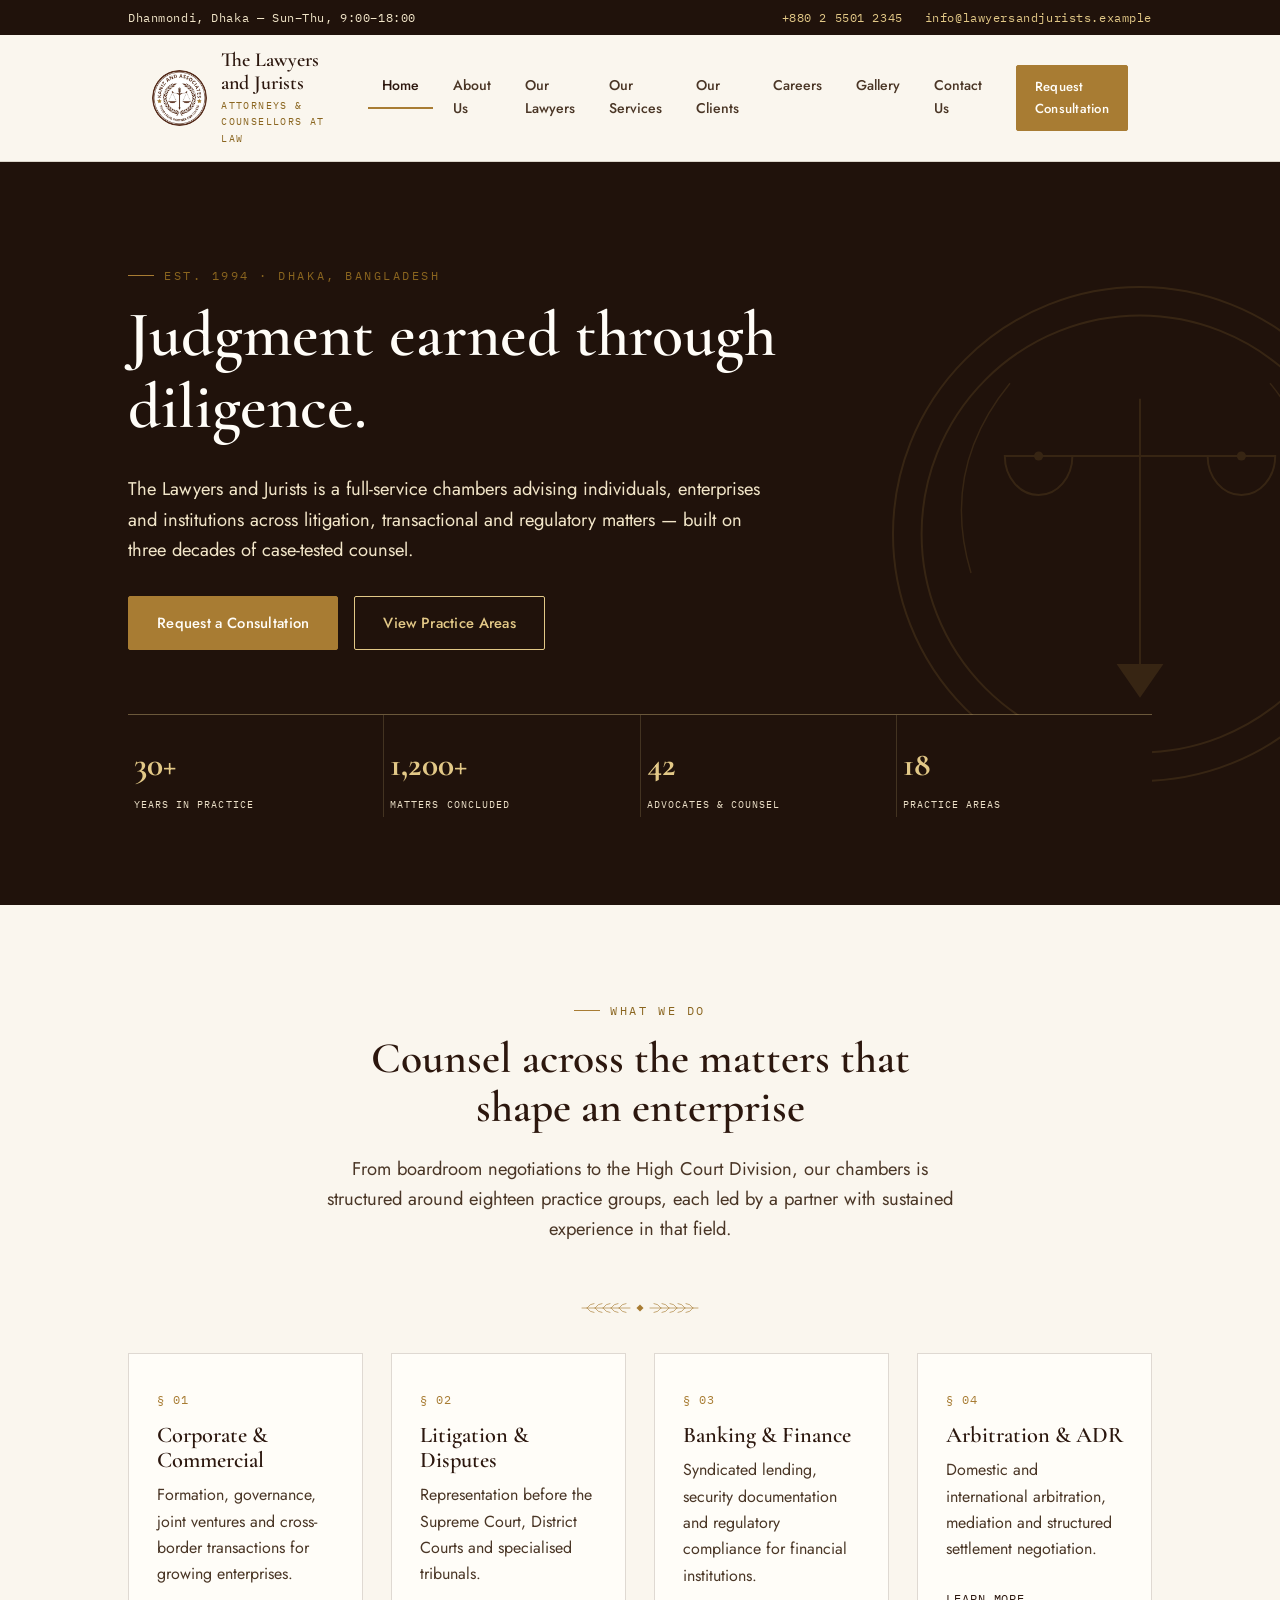
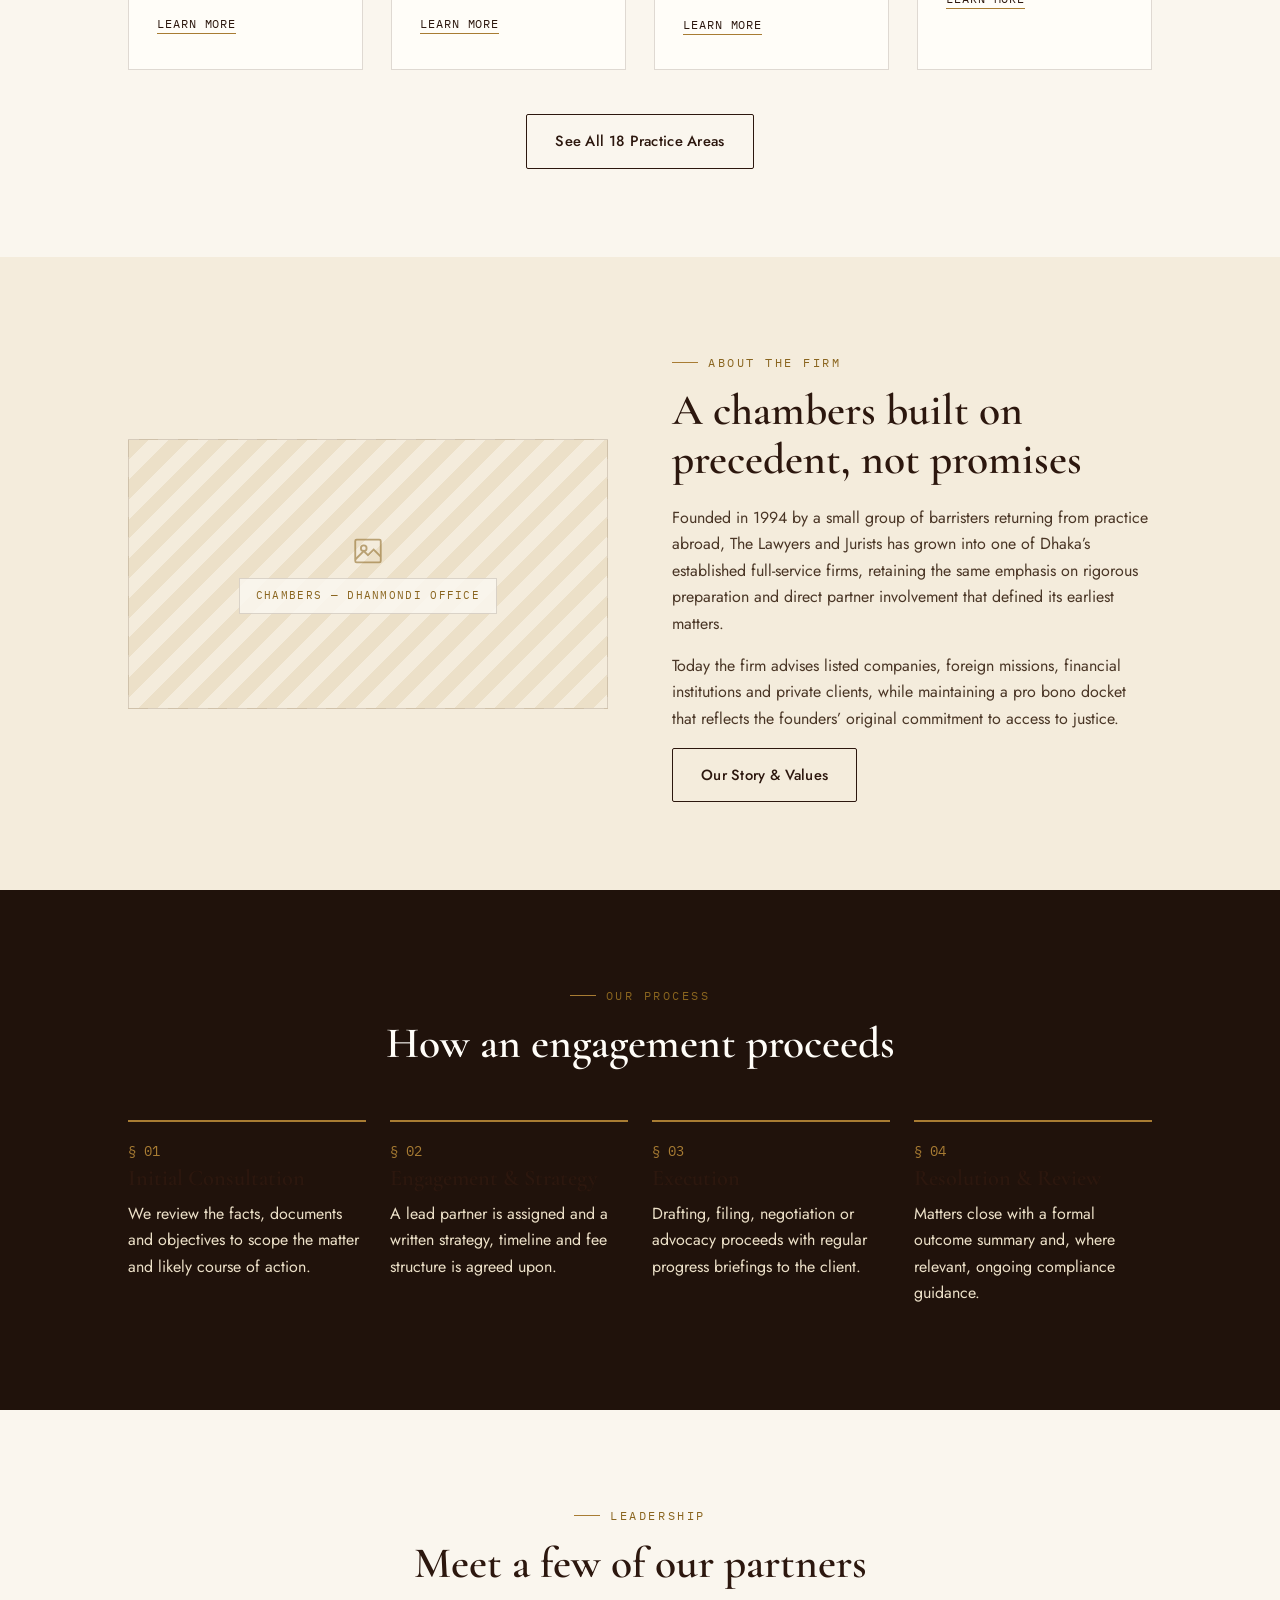
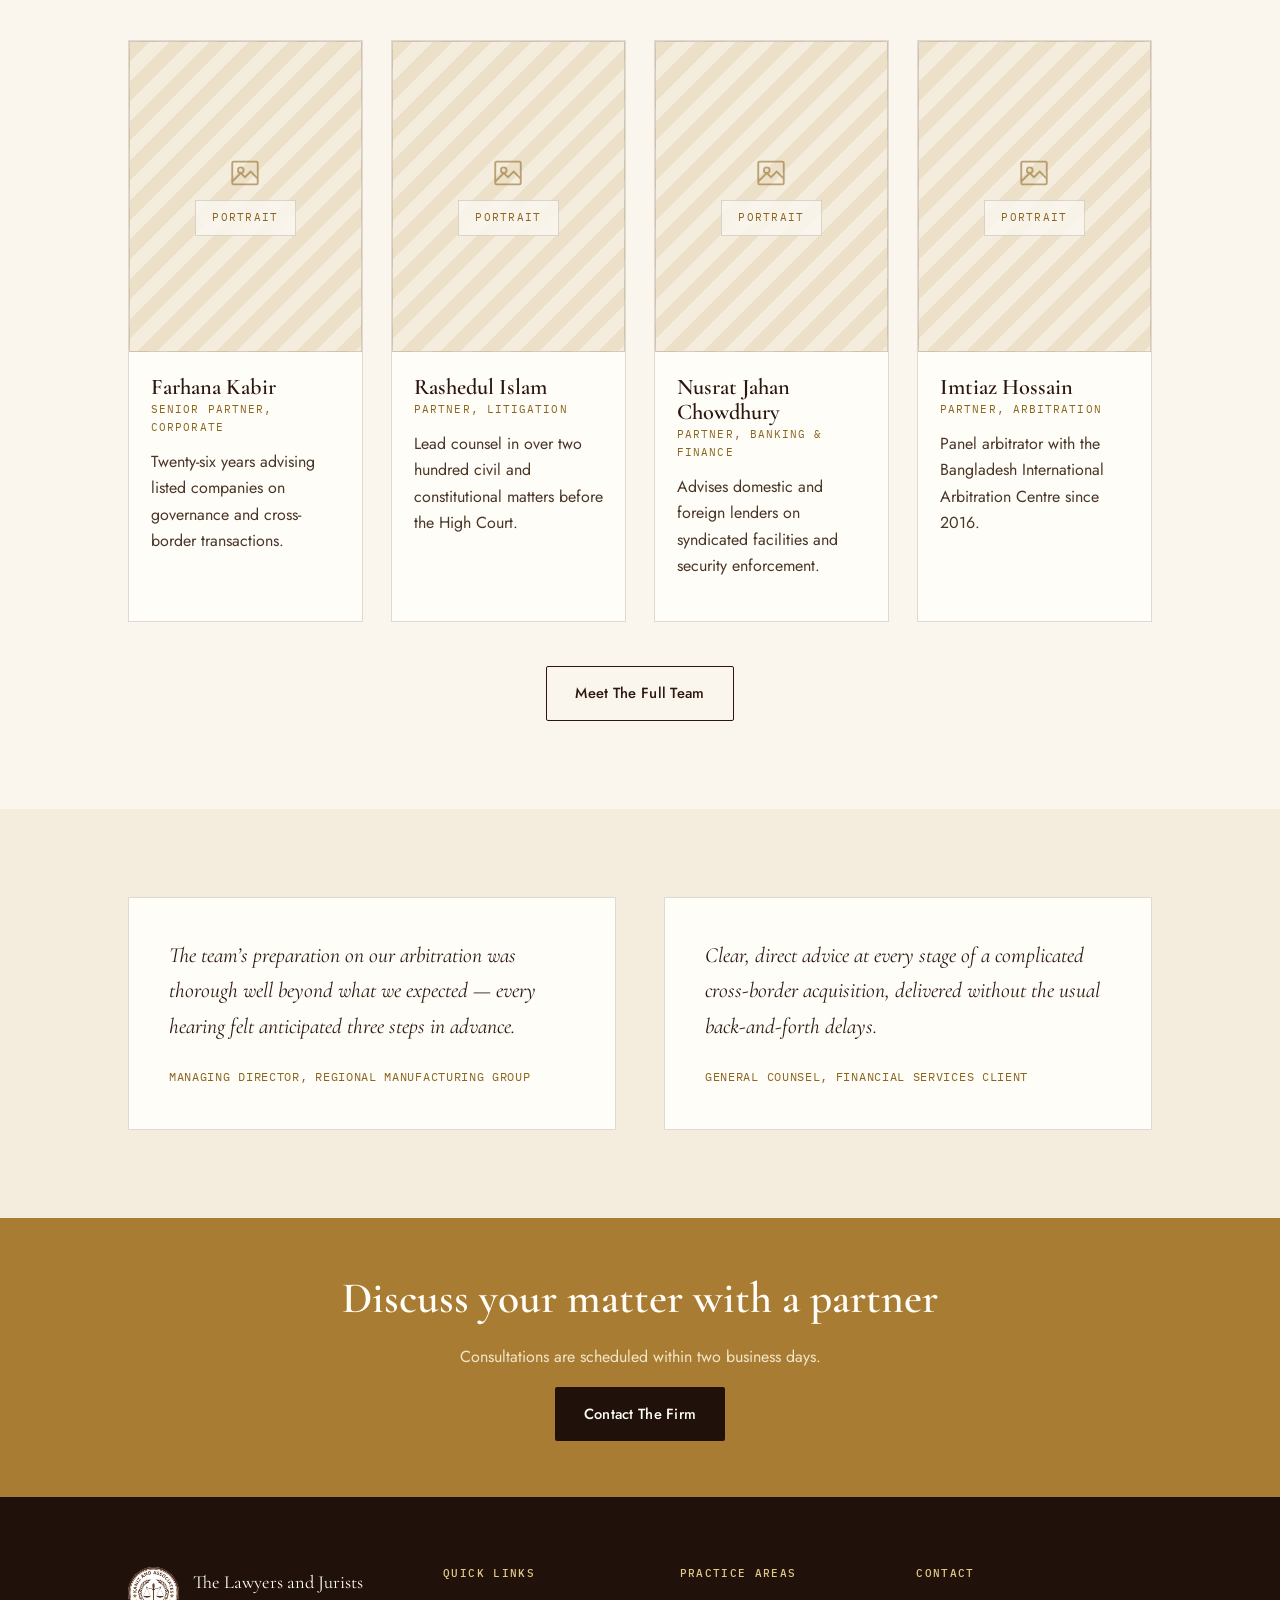
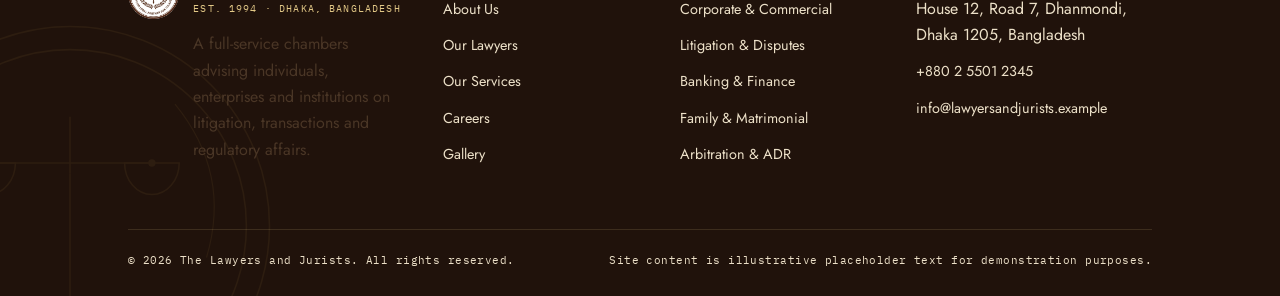
<file: index.html>
<!DOCTYPE html>
<html lang="en">
<head>
<meta charset="UTF-8">
<meta name="viewport" content="width=device-width, initial-scale=1.0">
<title>Home | The Lawyers and Jurists</title>
<meta name="description" content="The Lawyers and Jurists is a full-service law firm in Dhaka, Bangladesh advising on litigation, corporate and regulatory matters.">
<link rel="icon" href="assets/logo.jpg">
<link rel="preconnect" href="https://fonts.googleapis.com">
<link rel="preconnect" href="https://fonts.gstatic.com" crossorigin>
<link href="https://fonts.googleapis.com/css2?family=Cormorant+Garamond:ital,wght@0,500;0,600;0,700;1,500&family=Jost:wght@300;400;500;600&family=IBM+Plex+Mono:wght@400;500&display=swap" rel="stylesheet">
<link rel="stylesheet" href="styles.css">
</head>
<body>
  <header class="site-header">
    <div class="header-top">
      <div class="container">
        <span>Dhanmondi, Dhaka &mdash; Sun&ndash;Thu, 9:00&ndash;18:00</span>
        <div class="top-links">
          <a href="tel:+880255012345">+880 2 5501 2345</a>
          <a href="mailto:info@lawyersandjurists.example">info@lawyersandjurists.example</a>
        </div>
      </div>
    </div>
    <div class="header-main container">
      <a class="brand" href="index.html">
        <img src="assets/logo.jpg" alt="The Lawyers and Jurists seal" class="brand-logo">
        <span class="brand-text">
          <span class="brand-name">The Lawyers<br>and Jurists</span>
          <span class="brand-tag">Attorneys &amp; Counsellors at Law</span>
        </span>
      </a>
      <nav class="site-nav" id="siteNav">
        <ul>
<li><a href="index.html" class="active">Home</a></li>
<li><a href="about.html">About Us</a></li>
<li><a href="lawyers.html">Our Lawyers</a></li>
<li><a href="services.html">Our Services</a></li>
<li><a href="clients.html">Our Clients</a></li>
<li><a href="careers.html">Careers</a></li>
<li><a href="gallery.html">Gallery</a></li>
<li><a href="contact.html">Contact Us</a></li>
        </ul>
      </nav>
      <div class="header-cta">
        <a href="contact.html" class="btn btn-primary btn-sm">Request Consultation</a>
        <button class="nav-toggle" id="navToggle" aria-label="Toggle navigation"><span></span></button>
      </div>
    </div>
  </header>


  <section class="hero">
    <svg class="hero-seal" viewBox="0 0 400 400" xmlns="http://www.w3.org/2000/svg" fill="none" stroke="currentColor" stroke-width="1.5" aria-hidden="true">
  <circle cx="200" cy="200" r="190"/>
  <circle cx="200" cy="200" r="168"/>
  <line x1="200" y1="96" x2="200" y2="150"/>
  <line x1="200" y1="150" x2="200" y2="300"/>
  <line x1="122" y1="140" x2="278" y2="140"/>
  <circle cx="122" cy="140" r="3.5" fill="currentColor" stroke="none"/>
  <circle cx="278" cy="140" r="3.5" fill="currentColor" stroke="none"/>
  <path d="M96 140 a26 30 0 0 0 52 0 Z"/>
  <path d="M252 140 a26 30 0 0 0 52 0 Z"/>
  <path d="M182 300 h36 l-18 26 Z" fill="currentColor" stroke="none"/>
  <path d="M70 230 Q46 150 100 84" stroke-width="1.1"/>
  <path d="M330 230 Q354 150 300 84" stroke-width="1.1"/>
</svg>
    <div class="container">
      <div class="hero-inner">
        <div class="eyebrow">Est. 1994 &middot; Dhaka, Bangladesh</div>
        <h1>Judgment earned through diligence.</h1>
        <p class="lede">The Lawyers and Jurists is a full-service chambers advising individuals, enterprises and institutions across litigation, transactional and regulatory matters &mdash; built on three decades of case-tested counsel.</p>
        <div class="hero-actions">
          <a href="contact.html" class="btn btn-primary">Request a Consultation</a>
          <a href="services.html" class="btn btn-outline on-dark">View Practice Areas</a>
        </div>
      </div>
      <div class="hero-stats">
        <div><strong>30+</strong><span>Years in Practice</span></div>
        <div><strong>1,200+</strong><span>Matters Concluded</span></div>
        <div><strong>42</strong><span>Advocates &amp; Counsel</span></div>
        <div><strong>18</strong><span>Practice Areas</span></div>
      </div>
    </div>
  </section>

  <section>
    <div class="container">
      <div class="section-head center">
        <div class="eyebrow center">What We Do</div>
        <h2>Counsel across the matters that shape an enterprise</h2>
        <p class="lede center">From boardroom negotiations to the High Court Division, our chambers is structured around eighteen practice groups, each led by a partner with sustained experience in that field.</p>
      </div>
      <div class="laurel-divider"><svg viewBox="0 0 240 34" xmlns="http://www.w3.org/2000/svg">
  <g stroke="currentColor" stroke-width="1.3" fill="none" stroke-linecap="round">
    <path d="M4 17 H100"/>
    <path d="M14 17 q6 -9 14 -9"/><path d="M14 17 q6 9 14 9"/>
    <path d="M30 17 q6 -9 14 -9"/><path d="M30 17 q6 9 14 9"/>
    <path d="M46 17 q6 -9 14 -9"/><path d="M46 17 q6 9 14 9"/>
    <path d="M62 17 q6 -9 14 -9"/><path d="M62 17 q6 9 14 9"/>
    <path d="M78 17 q6 -9 14 -9"/><path d="M78 17 q6 9 14 9"/>
    <path d="M236 17 H140"/>
    <path d="M226 17 q-6 -9 -14 -9"/><path d="M226 17 q-6 9 -14 9"/>
    <path d="M210 17 q-6 -9 -14 -9"/><path d="M210 17 q-6 9 -14 9"/>
    <path d="M194 17 q-6 -9 -14 -9"/><path d="M194 17 q-6 9 -14 9"/>
    <path d="M178 17 q-6 -9 -14 -9"/><path d="M178 17 q-6 9 -14 9"/>
    <path d="M162 17 q-6 -9 -14 -9"/><path d="M162 17 q-6 9 -14 9"/>
  </g>
  <rect x="115" y="12" width="10" height="10" transform="rotate(45 120 17)" fill="currentColor"/>
</svg></div>
      <div class="grid grid-4">
        <div class="service-card">
          <span class="num">&sect; 01</span>
          <h3>Corporate &amp; Commercial</h3>
          <p>Formation, governance, joint ventures and cross-border transactions for growing enterprises.</p>
          <a class="more" href="services.html">Learn More</a>
        </div>
        <div class="service-card">
          <span class="num">&sect; 02</span>
          <h3>Litigation &amp; Disputes</h3>
          <p>Representation before the Supreme Court, District Courts and specialised tribunals.</p>
          <a class="more" href="services.html">Learn More</a>
        </div>
        <div class="service-card">
          <span class="num">&sect; 03</span>
          <h3>Banking &amp; Finance</h3>
          <p>Syndicated lending, security documentation and regulatory compliance for financial institutions.</p>
          <a class="more" href="services.html">Learn More</a>
        </div>
        <div class="service-card">
          <span class="num">&sect; 04</span>
          <h3>Arbitration &amp; ADR</h3>
          <p>Domestic and international arbitration, mediation and structured settlement negotiation.</p>
          <a class="more" href="services.html">Learn More</a>
        </div>
      </div>
      <div class="center" style="margin-top:44px;">
        <a href="services.html" class="btn btn-outline">See All 18 Practice Areas</a>
      </div>
    </div>
  </section>

  <section class="section-alt">
    <div class="container grid grid-2" style="align-items:center;gap:64px;">
      <div>
        <div class="placeholder-img wide">
        <div class="ph-inner">
          <svg viewBox="0 0 24 24" fill="none" stroke="currentColor" stroke-width="1.3"><rect x="3" y="4" width="18" height="16" rx="1"/><circle cx="9" cy="10" r="2"/><path d="M21 16l-5-5-4 4-3-3-6 6"/></svg>
          <span class="ph-label">Chambers &mdash; Dhanmondi Office</span>
        </div>
      </div>
      </div>
      <div>
        <div class="eyebrow">About The Firm</div>
        <h2>A chambers built on precedent, not promises</h2>
        <p>Founded in 1994 by a small group of barristers returning from practice abroad, The Lawyers and Jurists has grown into one of Dhaka&rsquo;s established full-service firms, retaining the same emphasis on rigorous preparation and direct partner involvement that defined its earliest matters.</p>
        <p>Today the firm advises listed companies, foreign missions, financial institutions and private clients, while maintaining a pro bono docket that reflects the founders&rsquo; original commitment to access to justice.</p>
        <a href="about.html" class="btn btn-outline">Our Story &amp; Values</a>
      </div>
    </div>
  </section>

  <section class="section-dark">
    <div class="container">
      <div class="section-head center">
        <div class="eyebrow center">Our Process</div>
        <h2>How an engagement proceeds</h2>
      </div>
      <div class="step-list">
        <div class="step">
          <span class="step-num">&sect; 01</span>
          <h3>Initial Consultation</h3>
          <p>We review the facts, documents and objectives to scope the matter and likely course of action.</p>
        </div>
        <div class="step">
          <span class="step-num">&sect; 02</span>
          <h3>Engagement &amp; Strategy</h3>
          <p>A lead partner is assigned and a written strategy, timeline and fee structure is agreed upon.</p>
        </div>
        <div class="step">
          <span class="step-num">&sect; 03</span>
          <h3>Execution</h3>
          <p>Drafting, filing, negotiation or advocacy proceeds with regular progress briefings to the client.</p>
        </div>
        <div class="step">
          <span class="step-num">&sect; 04</span>
          <h3>Resolution &amp; Review</h3>
          <p>Matters close with a formal outcome summary and, where relevant, ongoing compliance guidance.</p>
        </div>
      </div>
    </div>
  </section>

  <section>
    <div class="container">
      <div class="section-head center">
        <div class="eyebrow center">Leadership</div>
        <h2>Meet a few of our partners</h2>
      </div>
      <div class="grid grid-4">
        <div class="person-card">
          <div class="placeholder-img portrait">
        <div class="ph-inner">
          <svg viewBox="0 0 24 24" fill="none" stroke="currentColor" stroke-width="1.3"><rect x="3" y="4" width="18" height="16" rx="1"/><circle cx="9" cy="10" r="2"/><path d="M21 16l-5-5-4 4-3-3-6 6"/></svg>
          <span class="ph-label">Portrait</span>
        </div>
      </div>
          <div class="person-body">
            <h3>Farhana Kabir</h3>
            <span class="person-role">Senior Partner, Corporate</span>
            <p>Twenty-six years advising listed companies on governance and cross-border transactions.</p>
          </div>
        </div>
        <div class="person-card">
          <div class="placeholder-img portrait">
        <div class="ph-inner">
          <svg viewBox="0 0 24 24" fill="none" stroke="currentColor" stroke-width="1.3"><rect x="3" y="4" width="18" height="16" rx="1"/><circle cx="9" cy="10" r="2"/><path d="M21 16l-5-5-4 4-3-3-6 6"/></svg>
          <span class="ph-label">Portrait</span>
        </div>
      </div>
          <div class="person-body">
            <h3>Rashedul Islam</h3>
            <span class="person-role">Partner, Litigation</span>
            <p>Lead counsel in over two hundred civil and constitutional matters before the High Court.</p>
          </div>
        </div>
        <div class="person-card">
          <div class="placeholder-img portrait">
        <div class="ph-inner">
          <svg viewBox="0 0 24 24" fill="none" stroke="currentColor" stroke-width="1.3"><rect x="3" y="4" width="18" height="16" rx="1"/><circle cx="9" cy="10" r="2"/><path d="M21 16l-5-5-4 4-3-3-6 6"/></svg>
          <span class="ph-label">Portrait</span>
        </div>
      </div>
          <div class="person-body">
            <h3>Nusrat Jahan Chowdhury</h3>
            <span class="person-role">Partner, Banking &amp; Finance</span>
            <p>Advises domestic and foreign lenders on syndicated facilities and security enforcement.</p>
          </div>
        </div>
        <div class="person-card">
          <div class="placeholder-img portrait">
        <div class="ph-inner">
          <svg viewBox="0 0 24 24" fill="none" stroke="currentColor" stroke-width="1.3"><rect x="3" y="4" width="18" height="16" rx="1"/><circle cx="9" cy="10" r="2"/><path d="M21 16l-5-5-4 4-3-3-6 6"/></svg>
          <span class="ph-label">Portrait</span>
        </div>
      </div>
          <div class="person-body">
            <h3>Imtiaz Hossain</h3>
            <span class="person-role">Partner, Arbitration</span>
            <p>Panel arbitrator with the Bangladesh International Arbitration Centre since 2016.</p>
          </div>
        </div>
      </div>
      <div class="center" style="margin-top:44px;">
        <a href="lawyers.html" class="btn btn-outline">Meet The Full Team</a>
      </div>
    </div>
  </section>

  <section class="section-alt">
    <div class="container">
      <div class="grid grid-2" style="gap:48px;">
        <div class="testimonial">
          <q>The team&rsquo;s preparation on our arbitration was thorough well beyond what we expected &mdash; every hearing felt anticipated three steps in advance.</q>
          <span class="cite">Managing Director, Regional Manufacturing Group</span>
        </div>
        <div class="testimonial">
          <q>Clear, direct advice at every stage of a complicated cross-border acquisition, delivered without the usual back-and-forth delays.</q>
          <span class="cite">General Counsel, Financial Services Client</span>
        </div>
      </div>
    </div>
  </section>

  <section class="cta-band">
    <div class="container">
      <h2>Discuss your matter with a partner</h2>
      <p>Consultations are scheduled within two business days.</p>
      <a href="contact.html" class="btn" style="background:var(--brown-950);color:var(--white);">Contact The Firm</a>
    </div>
  </section>

  <footer class="site-footer">
    <svg class="footer-seal" viewBox="0 0 400 400" xmlns="http://www.w3.org/2000/svg" fill="none" stroke="currentColor" stroke-width="1.5" aria-hidden="true">
  <circle cx="200" cy="200" r="190"/>
  <circle cx="200" cy="200" r="168"/>
  <line x1="200" y1="96" x2="200" y2="150"/>
  <line x1="200" y1="150" x2="200" y2="300"/>
  <line x1="122" y1="140" x2="278" y2="140"/>
  <circle cx="122" cy="140" r="3.5" fill="currentColor" stroke="none"/>
  <circle cx="278" cy="140" r="3.5" fill="currentColor" stroke="none"/>
  <path d="M96 140 a26 30 0 0 0 52 0 Z"/>
  <path d="M252 140 a26 30 0 0 0 52 0 Z"/>
  <path d="M182 300 h36 l-18 26 Z" fill="currentColor" stroke="none"/>
  <path d="M70 230 Q46 150 100 84" stroke-width="1.1"/>
  <path d="M330 230 Q354 150 300 84" stroke-width="1.1"/>
</svg>
    <div class="container">
      <div class="footer-grid">
        <div class="footer-brand">
          <img src="assets/logo.jpg" alt="The Lawyers and Jurists seal">
          <div>
            <div class="fb-name">The Lawyers and Jurists</div>
            <div class="fb-tag">Est. 1994 &middot; Dhaka, Bangladesh</div>
            <p style="margin-top:14px;max-width:260px;">A full-service chambers advising individuals, enterprises and institutions on litigation, transactions and regulatory affairs.</p>
          </div>
        </div>
        <div class="footer-col">
          <h4>Quick Links</h4>
          <ul>
            <li><a href="about.html">About Us</a></li>
            <li><a href="lawyers.html">Our Lawyers</a></li>
            <li><a href="services.html">Our Services</a></li>
            <li><a href="careers.html">Careers</a></li>
            <li><a href="gallery.html">Gallery</a></li>
          </ul>
        </div>
        <div class="footer-col">
          <h4>Practice Areas</h4>
          <ul>
            <li><a href="services.html">Corporate &amp; Commercial</a></li>
            <li><a href="services.html">Litigation &amp; Disputes</a></li>
            <li><a href="services.html">Banking &amp; Finance</a></li>
            <li><a href="services.html">Family &amp; Matrimonial</a></li>
            <li><a href="services.html">Arbitration &amp; ADR</a></li>
          </ul>
        </div>
        <div class="footer-col">
          <h4>Contact</h4>
          <ul>
            <li>House 12, Road 7, Dhanmondi, Dhaka 1205, Bangladesh</li>
            <li><a href="tel:+880255012345">+880 2 5501 2345</a></li>
            <li><a href="mailto:info@lawyersandjurists.example">info@lawyersandjurists.example</a></li>
          </ul>
        </div>
      </div>
      <div class="footer-bottom">
        <span>&copy; 2026 The Lawyers and Jurists. All rights reserved.</span>
        <span>Site content is illustrative placeholder text for demonstration purposes.</span>
      </div>
    </div>
  </footer>

<script src="script.js"></script>
</body>
</html>
</file>
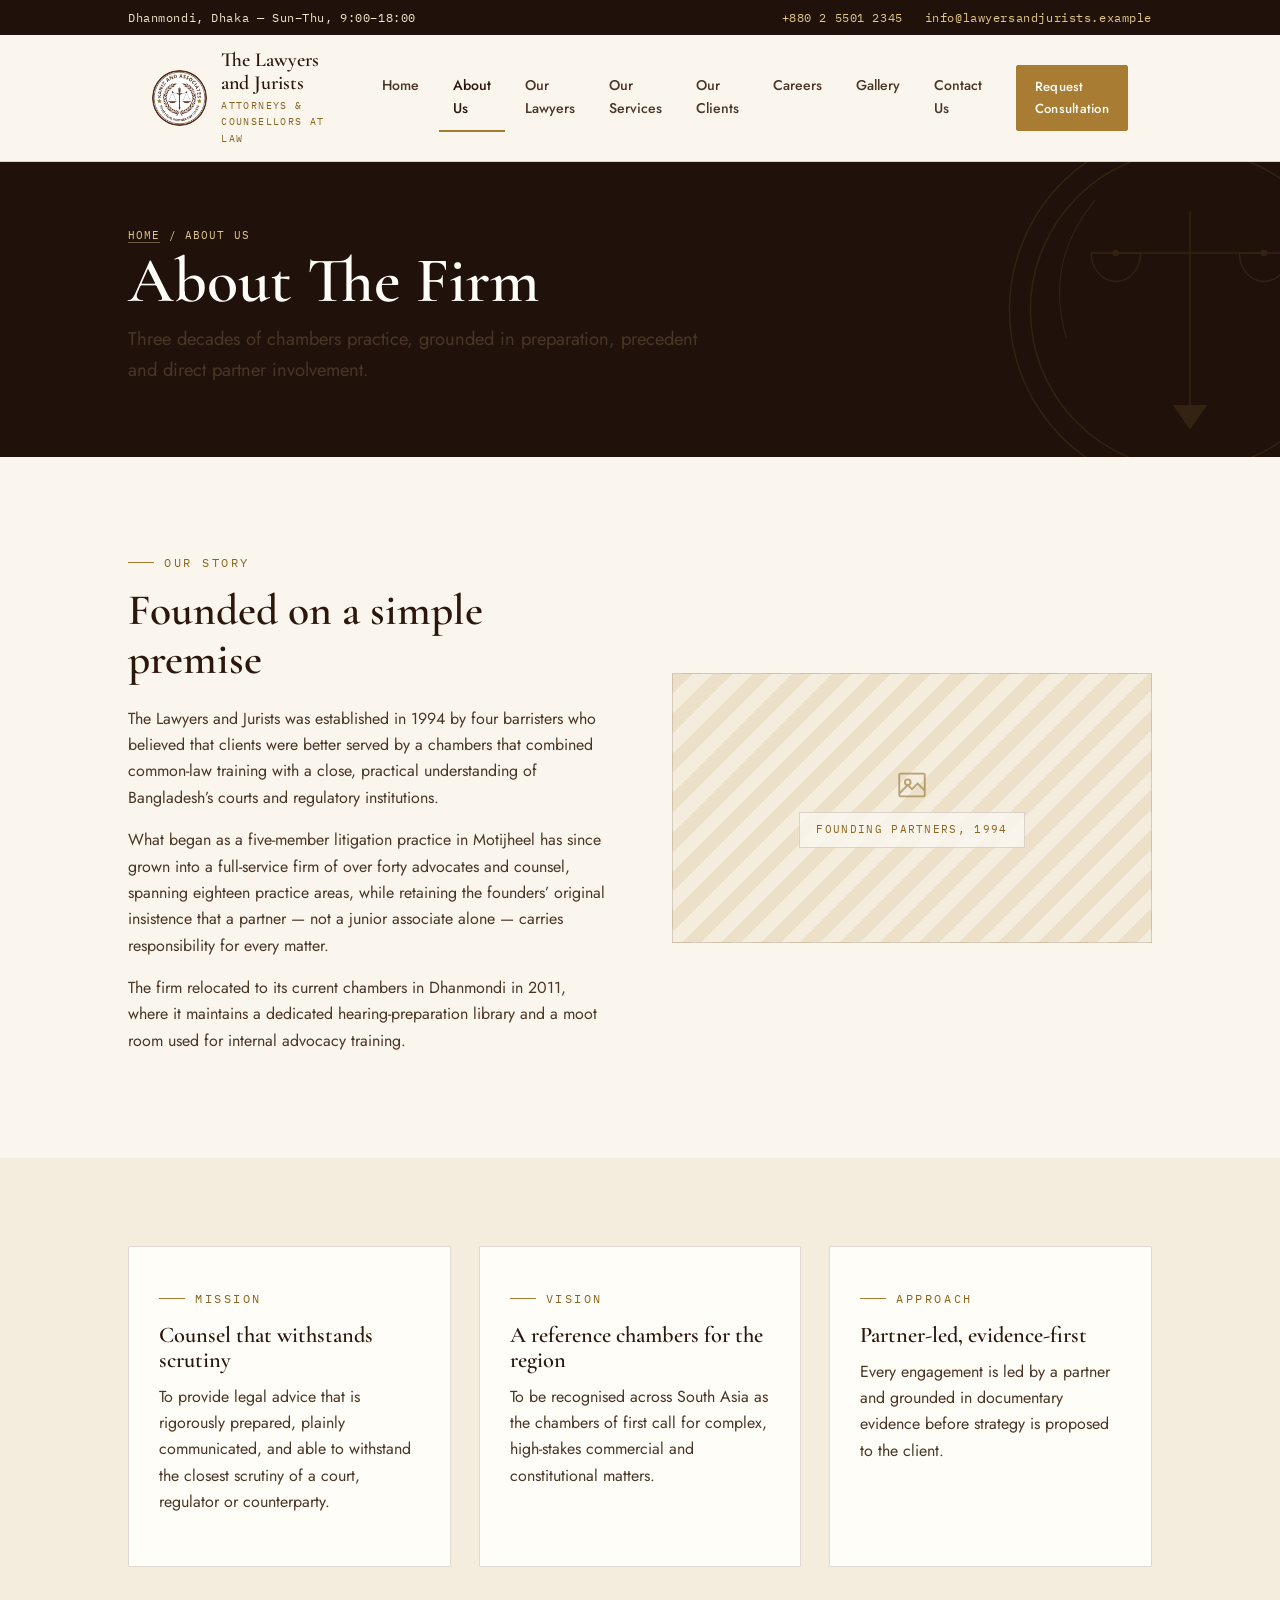
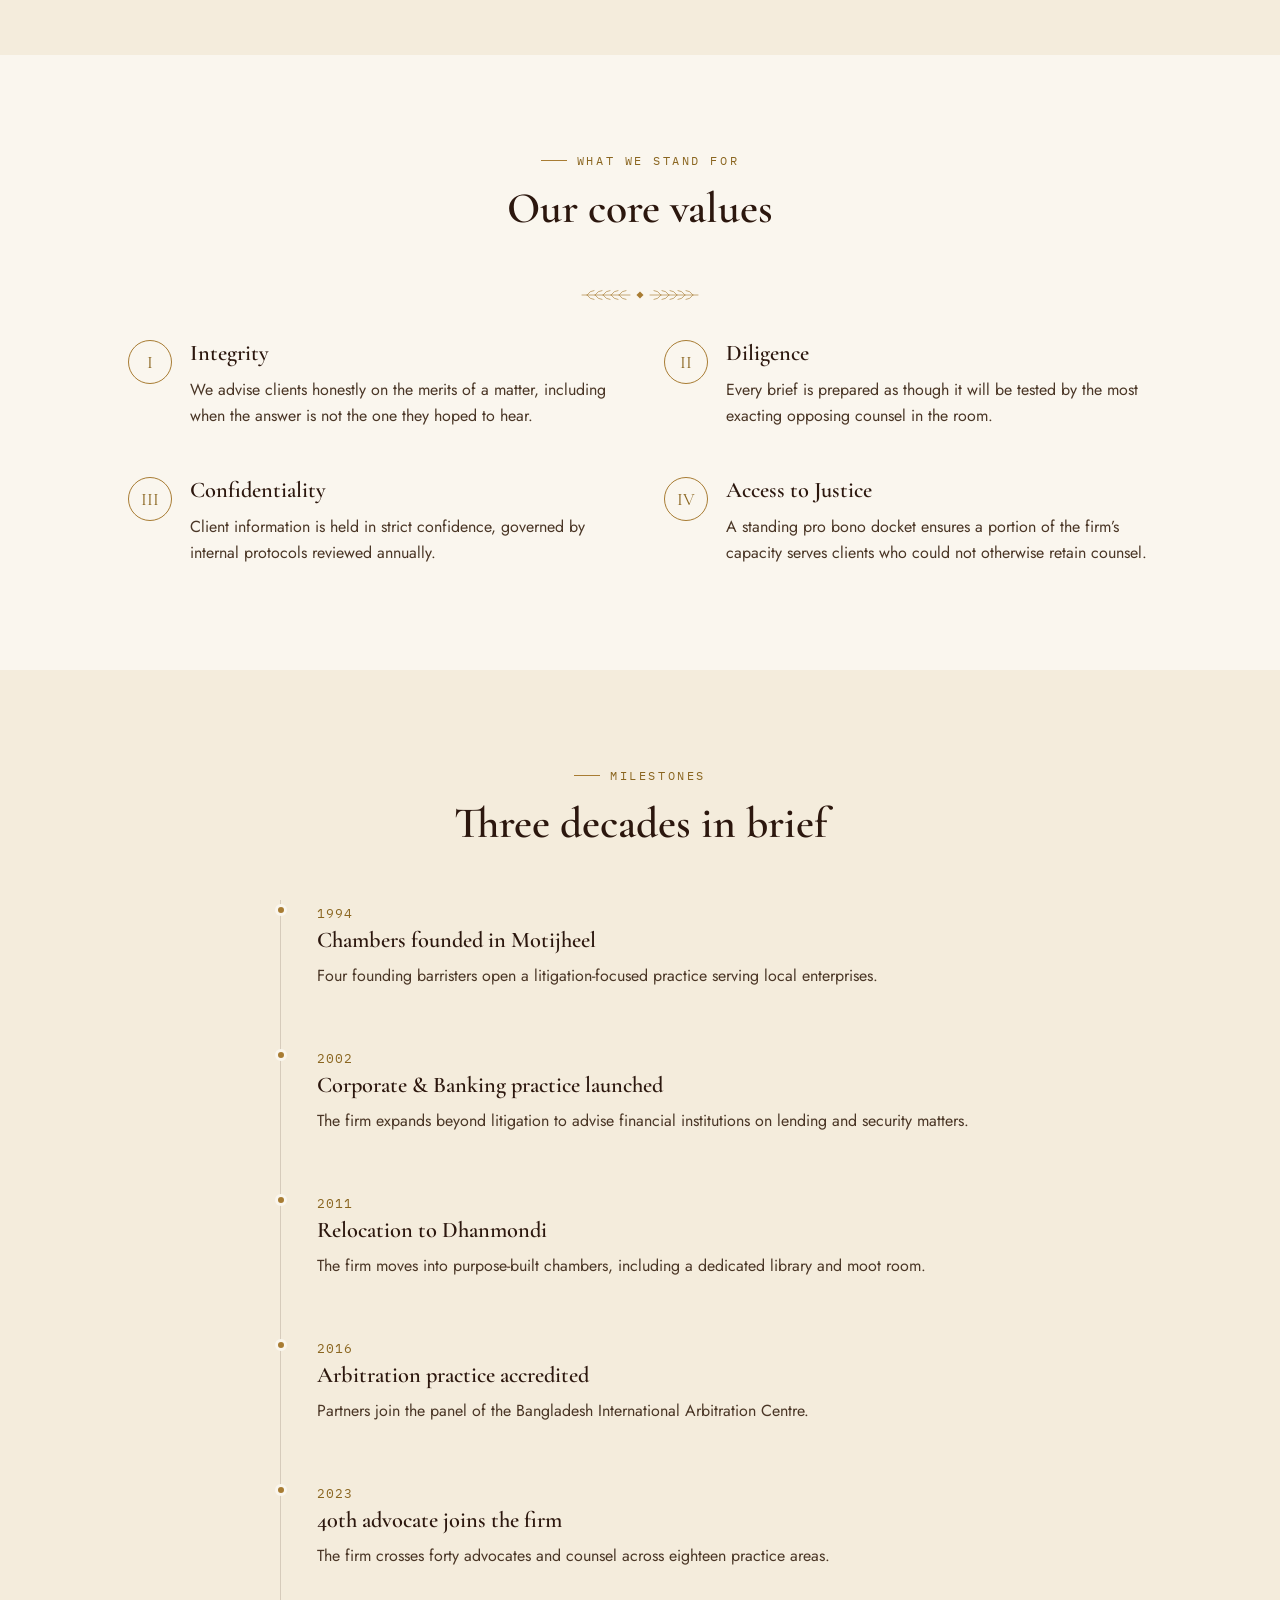
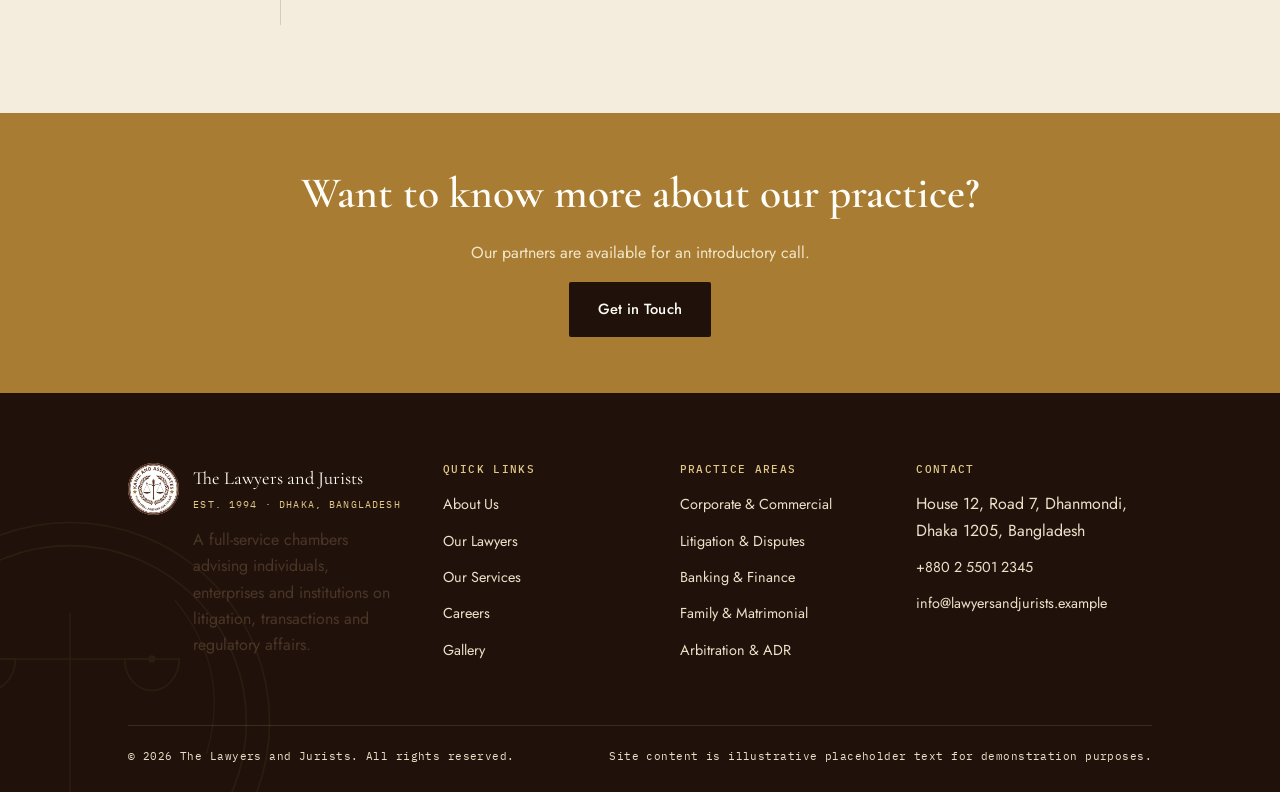
<file: about.html>
<!DOCTYPE html>
<html lang="en">
<head>
<meta charset="UTF-8">
<meta name="viewport" content="width=device-width, initial-scale=1.0">
<title>About Us | The Lawyers and Jurists</title>
<meta name="description" content="Learn about the history, mission and values of The Lawyers and Jurists, a full-service law firm in Dhaka.">
<link rel="icon" href="assets/logo.jpg">
<link rel="preconnect" href="https://fonts.googleapis.com">
<link rel="preconnect" href="https://fonts.gstatic.com" crossorigin>
<link href="https://fonts.googleapis.com/css2?family=Cormorant+Garamond:ital,wght@0,500;0,600;0,700;1,500&family=Jost:wght@300;400;500;600&family=IBM+Plex+Mono:wght@400;500&display=swap" rel="stylesheet">
<link rel="stylesheet" href="styles.css">
</head>
<body>
  <header class="site-header">
    <div class="header-top">
      <div class="container">
        <span>Dhanmondi, Dhaka &mdash; Sun&ndash;Thu, 9:00&ndash;18:00</span>
        <div class="top-links">
          <a href="tel:+880255012345">+880 2 5501 2345</a>
          <a href="mailto:info@lawyersandjurists.example">info@lawyersandjurists.example</a>
        </div>
      </div>
    </div>
    <div class="header-main container">
      <a class="brand" href="index.html">
        <img src="assets/logo.jpg" alt="The Lawyers and Jurists seal" class="brand-logo">
        <span class="brand-text">
          <span class="brand-name">The Lawyers<br>and Jurists</span>
          <span class="brand-tag">Attorneys &amp; Counsellors at Law</span>
        </span>
      </a>
      <nav class="site-nav" id="siteNav">
        <ul>
<li><a href="index.html">Home</a></li>
<li><a href="about.html" class="active">About Us</a></li>
<li><a href="lawyers.html">Our Lawyers</a></li>
<li><a href="services.html">Our Services</a></li>
<li><a href="clients.html">Our Clients</a></li>
<li><a href="careers.html">Careers</a></li>
<li><a href="gallery.html">Gallery</a></li>
<li><a href="contact.html">Contact Us</a></li>
        </ul>
      </nav>
      <div class="header-cta">
        <a href="contact.html" class="btn btn-primary btn-sm">Request Consultation</a>
        <button class="nav-toggle" id="navToggle" aria-label="Toggle navigation"><span></span></button>
      </div>
    </div>
  </header>


  <section class="page-hero">
    <svg class="hero-seal" viewBox="0 0 400 400" xmlns="http://www.w3.org/2000/svg" fill="none" stroke="currentColor" stroke-width="1.5" aria-hidden="true">
  <circle cx="200" cy="200" r="190"/>
  <circle cx="200" cy="200" r="168"/>
  <line x1="200" y1="96" x2="200" y2="150"/>
  <line x1="200" y1="150" x2="200" y2="300"/>
  <line x1="122" y1="140" x2="278" y2="140"/>
  <circle cx="122" cy="140" r="3.5" fill="currentColor" stroke="none"/>
  <circle cx="278" cy="140" r="3.5" fill="currentColor" stroke="none"/>
  <path d="M96 140 a26 30 0 0 0 52 0 Z"/>
  <path d="M252 140 a26 30 0 0 0 52 0 Z"/>
  <path d="M182 300 h36 l-18 26 Z" fill="currentColor" stroke="none"/>
  <path d="M70 230 Q46 150 100 84" stroke-width="1.1"/>
  <path d="M330 230 Q354 150 300 84" stroke-width="1.1"/>
</svg>
    <div class="container">
      <div class="breadcrumb"><a href="index.html">Home</a> / About Us</div>
      <h1>About The Firm</h1>
      <p class="lede" style="max-width:600px;">Three decades of chambers practice, grounded in preparation, precedent and direct partner involvement.</p>
    </div>
  </section>

  <section>
    <div class="container grid grid-2" style="align-items:center;gap:64px;">
      <div>
        <div class="eyebrow">Our Story</div>
        <h2>Founded on a simple premise</h2>
        <p>The Lawyers and Jurists was established in 1994 by four barristers who believed that clients were better served by a chambers that combined common-law training with a close, practical understanding of Bangladesh&rsquo;s courts and regulatory institutions.</p>
        <p>What began as a five-member litigation practice in Motijheel has since grown into a full-service firm of over forty advocates and counsel, spanning eighteen practice areas, while retaining the founders&rsquo; original insistence that a partner &mdash; not a junior associate alone &mdash; carries responsibility for every matter.</p>
        <p>The firm relocated to its current chambers in Dhanmondi in 2011, where it maintains a dedicated hearing-preparation library and a moot room used for internal advocacy training.</p>
      </div>
      <div><div class="placeholder-img wide">
        <div class="ph-inner">
          <svg viewBox="0 0 24 24" fill="none" stroke="currentColor" stroke-width="1.3"><rect x="3" y="4" width="18" height="16" rx="1"/><circle cx="9" cy="10" r="2"/><path d="M21 16l-5-5-4 4-3-3-6 6"/></svg>
          <span class="ph-label">Founding Partners, 1994</span>
        </div>
      </div></div>
    </div>
  </section>

  <section class="section-alt">
    <div class="container">
      <div class="grid grid-3">
        <div class="card">
          <div class="eyebrow">Mission</div>
          <h3>Counsel that withstands scrutiny</h3>
          <p>To provide legal advice that is rigorously prepared, plainly communicated, and able to withstand the closest scrutiny of a court, regulator or counterparty.</p>
        </div>
        <div class="card">
          <div class="eyebrow">Vision</div>
          <h3>A reference chambers for the region</h3>
          <p>To be recognised across South Asia as the chambers of first call for complex, high-stakes commercial and constitutional matters.</p>
        </div>
        <div class="card">
          <div class="eyebrow">Approach</div>
          <h3>Partner-led, evidence-first</h3>
          <p>Every engagement is led by a partner and grounded in documentary evidence before strategy is proposed to the client.</p>
        </div>
      </div>
    </div>
  </section>

  <section>
    <div class="container">
      <div class="section-head center">
        <div class="eyebrow center">What We Stand For</div>
        <h2>Our core values</h2>
      </div>
      <div class="laurel-divider"><svg viewBox="0 0 240 34" xmlns="http://www.w3.org/2000/svg">
  <g stroke="currentColor" stroke-width="1.3" fill="none" stroke-linecap="round">
    <path d="M4 17 H100"/>
    <path d="M14 17 q6 -9 14 -9"/><path d="M14 17 q6 9 14 9"/>
    <path d="M30 17 q6 -9 14 -9"/><path d="M30 17 q6 9 14 9"/>
    <path d="M46 17 q6 -9 14 -9"/><path d="M46 17 q6 9 14 9"/>
    <path d="M62 17 q6 -9 14 -9"/><path d="M62 17 q6 9 14 9"/>
    <path d="M78 17 q6 -9 14 -9"/><path d="M78 17 q6 9 14 9"/>
    <path d="M236 17 H140"/>
    <path d="M226 17 q-6 -9 -14 -9"/><path d="M226 17 q-6 9 -14 9"/>
    <path d="M210 17 q-6 -9 -14 -9"/><path d="M210 17 q-6 9 -14 9"/>
    <path d="M194 17 q-6 -9 -14 -9"/><path d="M194 17 q-6 9 -14 9"/>
    <path d="M178 17 q-6 -9 -14 -9"/><path d="M178 17 q-6 9 -14 9"/>
    <path d="M162 17 q-6 -9 -14 -9"/><path d="M162 17 q-6 9 -14 9"/>
  </g>
  <rect x="115" y="12" width="10" height="10" transform="rotate(45 120 17)" fill="currentColor"/>
</svg></div>
      <div class="grid grid-2" style="gap:32px 48px;">
        <div class="value-item">
          <div class="mark">I</div>
          <div><h3>Integrity</h3><p>We advise clients honestly on the merits of a matter, including when the answer is not the one they hoped to hear.</p></div>
        </div>
        <div class="value-item">
          <div class="mark">II</div>
          <div><h3>Diligence</h3><p>Every brief is prepared as though it will be tested by the most exacting opposing counsel in the room.</p></div>
        </div>
        <div class="value-item">
          <div class="mark">III</div>
          <div><h3>Confidentiality</h3><p>Client information is held in strict confidence, governed by internal protocols reviewed annually.</p></div>
        </div>
        <div class="value-item">
          <div class="mark">IV</div>
          <div><h3>Access to Justice</h3><p>A standing pro bono docket ensures a portion of the firm&rsquo;s capacity serves clients who could not otherwise retain counsel.</p></div>
        </div>
      </div>
    </div>
  </section>

  <section class="section-alt">
    <div class="container">
      <div class="section-head center">
        <div class="eyebrow center">Milestones</div>
        <h2>Three decades in brief</h2>
      </div>
      <div class="timeline" style="max-width:720px;margin:0 auto;">
        <div class="timeline-item">
          <span class="yr">1994</span>
          <h3>Chambers founded in Motijheel</h3>
          <p>Four founding barristers open a litigation-focused practice serving local enterprises.</p>
        </div>
        <div class="timeline-item">
          <span class="yr">2002</span>
          <h3>Corporate &amp; Banking practice launched</h3>
          <p>The firm expands beyond litigation to advise financial institutions on lending and security matters.</p>
        </div>
        <div class="timeline-item">
          <span class="yr">2011</span>
          <h3>Relocation to Dhanmondi</h3>
          <p>The firm moves into purpose-built chambers, including a dedicated library and moot room.</p>
        </div>
        <div class="timeline-item">
          <span class="yr">2016</span>
          <h3>Arbitration practice accredited</h3>
          <p>Partners join the panel of the Bangladesh International Arbitration Centre.</p>
        </div>
        <div class="timeline-item">
          <span class="yr">2023</span>
          <h3>40th advocate joins the firm</h3>
          <p>The firm crosses forty advocates and counsel across eighteen practice areas.</p>
        </div>
      </div>
    </div>
  </section>

  <section class="cta-band">
    <div class="container">
      <h2>Want to know more about our practice?</h2>
      <p>Our partners are available for an introductory call.</p>
      <a href="contact.html" class="btn" style="background:var(--brown-950);color:var(--white);">Get in Touch</a>
    </div>
  </section>

  <footer class="site-footer">
    <svg class="footer-seal" viewBox="0 0 400 400" xmlns="http://www.w3.org/2000/svg" fill="none" stroke="currentColor" stroke-width="1.5" aria-hidden="true">
  <circle cx="200" cy="200" r="190"/>
  <circle cx="200" cy="200" r="168"/>
  <line x1="200" y1="96" x2="200" y2="150"/>
  <line x1="200" y1="150" x2="200" y2="300"/>
  <line x1="122" y1="140" x2="278" y2="140"/>
  <circle cx="122" cy="140" r="3.5" fill="currentColor" stroke="none"/>
  <circle cx="278" cy="140" r="3.5" fill="currentColor" stroke="none"/>
  <path d="M96 140 a26 30 0 0 0 52 0 Z"/>
  <path d="M252 140 a26 30 0 0 0 52 0 Z"/>
  <path d="M182 300 h36 l-18 26 Z" fill="currentColor" stroke="none"/>
  <path d="M70 230 Q46 150 100 84" stroke-width="1.1"/>
  <path d="M330 230 Q354 150 300 84" stroke-width="1.1"/>
</svg>
    <div class="container">
      <div class="footer-grid">
        <div class="footer-brand">
          <img src="assets/logo.jpg" alt="The Lawyers and Jurists seal">
          <div>
            <div class="fb-name">The Lawyers and Jurists</div>
            <div class="fb-tag">Est. 1994 &middot; Dhaka, Bangladesh</div>
            <p style="margin-top:14px;max-width:260px;">A full-service chambers advising individuals, enterprises and institutions on litigation, transactions and regulatory affairs.</p>
          </div>
        </div>
        <div class="footer-col">
          <h4>Quick Links</h4>
          <ul>
            <li><a href="about.html">About Us</a></li>
            <li><a href="lawyers.html">Our Lawyers</a></li>
            <li><a href="services.html">Our Services</a></li>
            <li><a href="careers.html">Careers</a></li>
            <li><a href="gallery.html">Gallery</a></li>
          </ul>
        </div>
        <div class="footer-col">
          <h4>Practice Areas</h4>
          <ul>
            <li><a href="services.html">Corporate &amp; Commercial</a></li>
            <li><a href="services.html">Litigation &amp; Disputes</a></li>
            <li><a href="services.html">Banking &amp; Finance</a></li>
            <li><a href="services.html">Family &amp; Matrimonial</a></li>
            <li><a href="services.html">Arbitration &amp; ADR</a></li>
          </ul>
        </div>
        <div class="footer-col">
          <h4>Contact</h4>
          <ul>
            <li>House 12, Road 7, Dhanmondi, Dhaka 1205, Bangladesh</li>
            <li><a href="tel:+880255012345">+880 2 5501 2345</a></li>
            <li><a href="mailto:info@lawyersandjurists.example">info@lawyersandjurists.example</a></li>
          </ul>
        </div>
      </div>
      <div class="footer-bottom">
        <span>&copy; 2026 The Lawyers and Jurists. All rights reserved.</span>
        <span>Site content is illustrative placeholder text for demonstration purposes.</span>
      </div>
    </div>
  </footer>

<script src="script.js"></script>
</body>
</html>
</file>
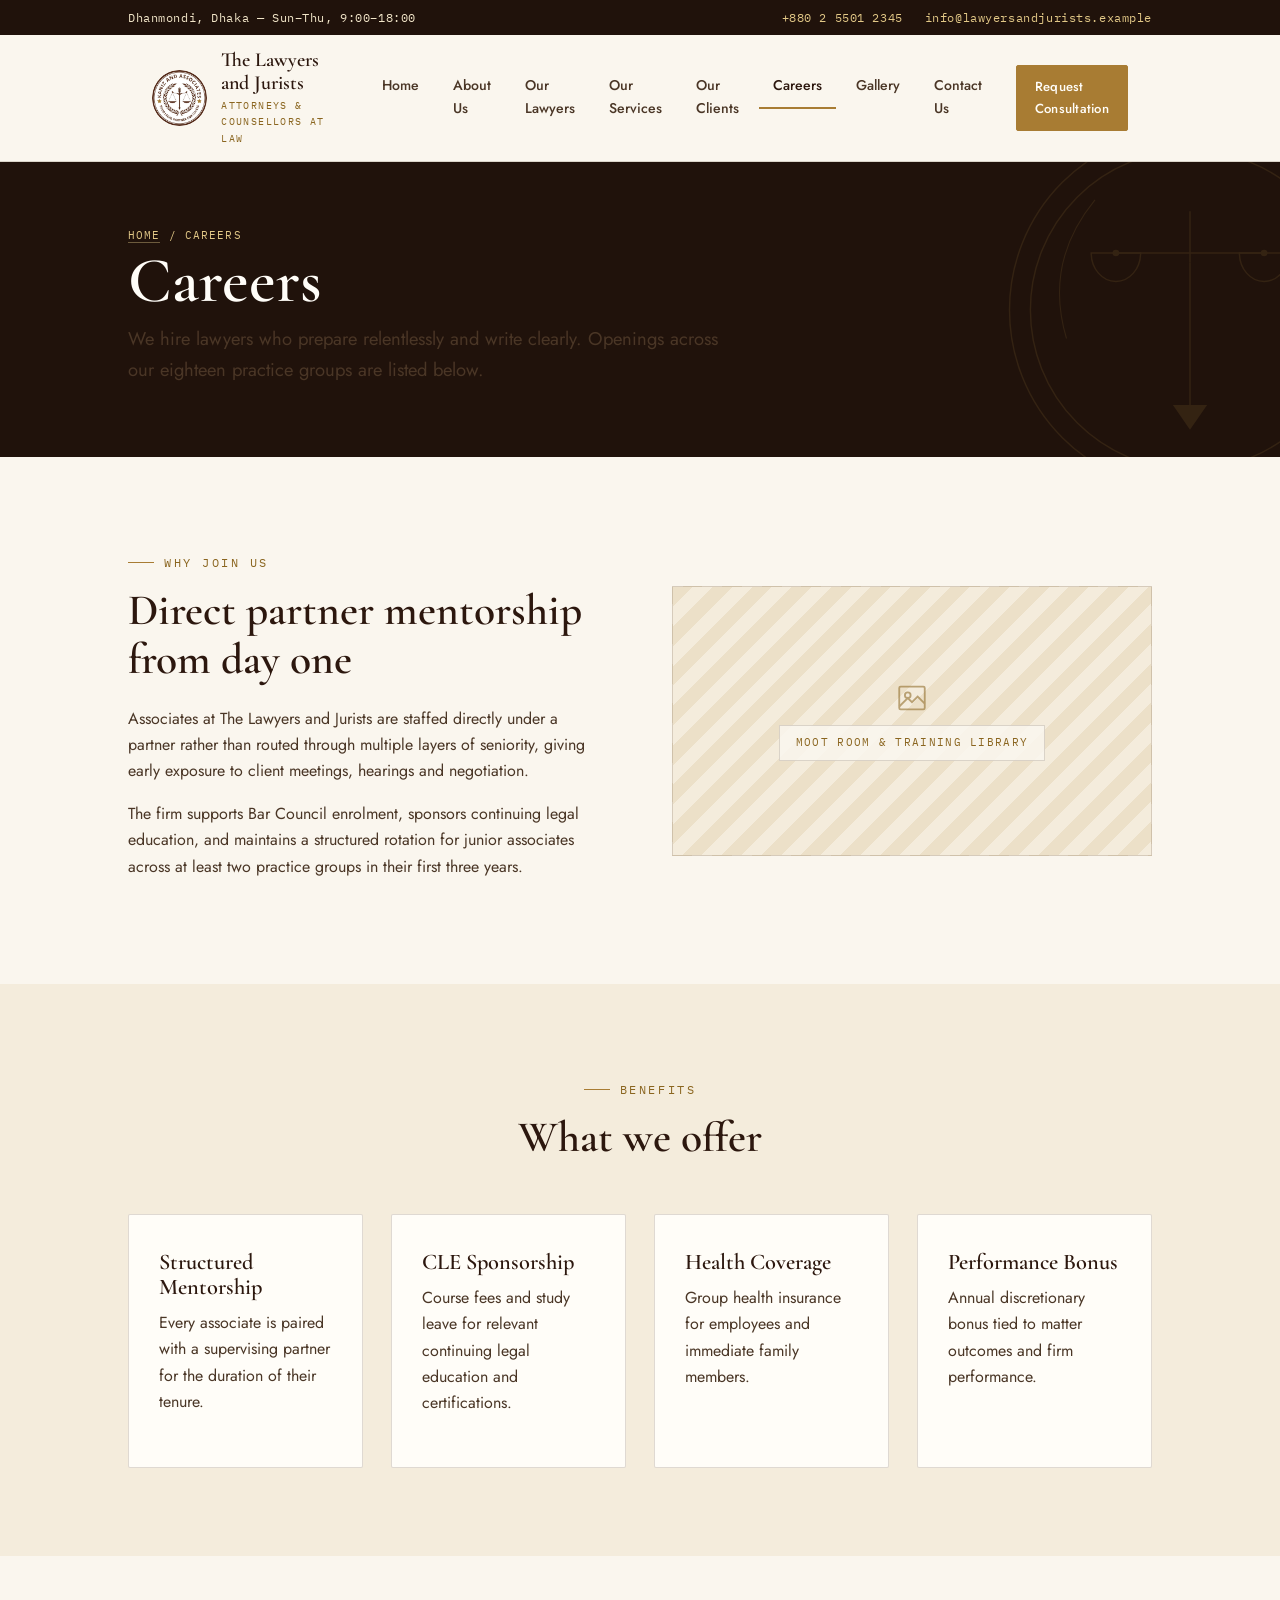
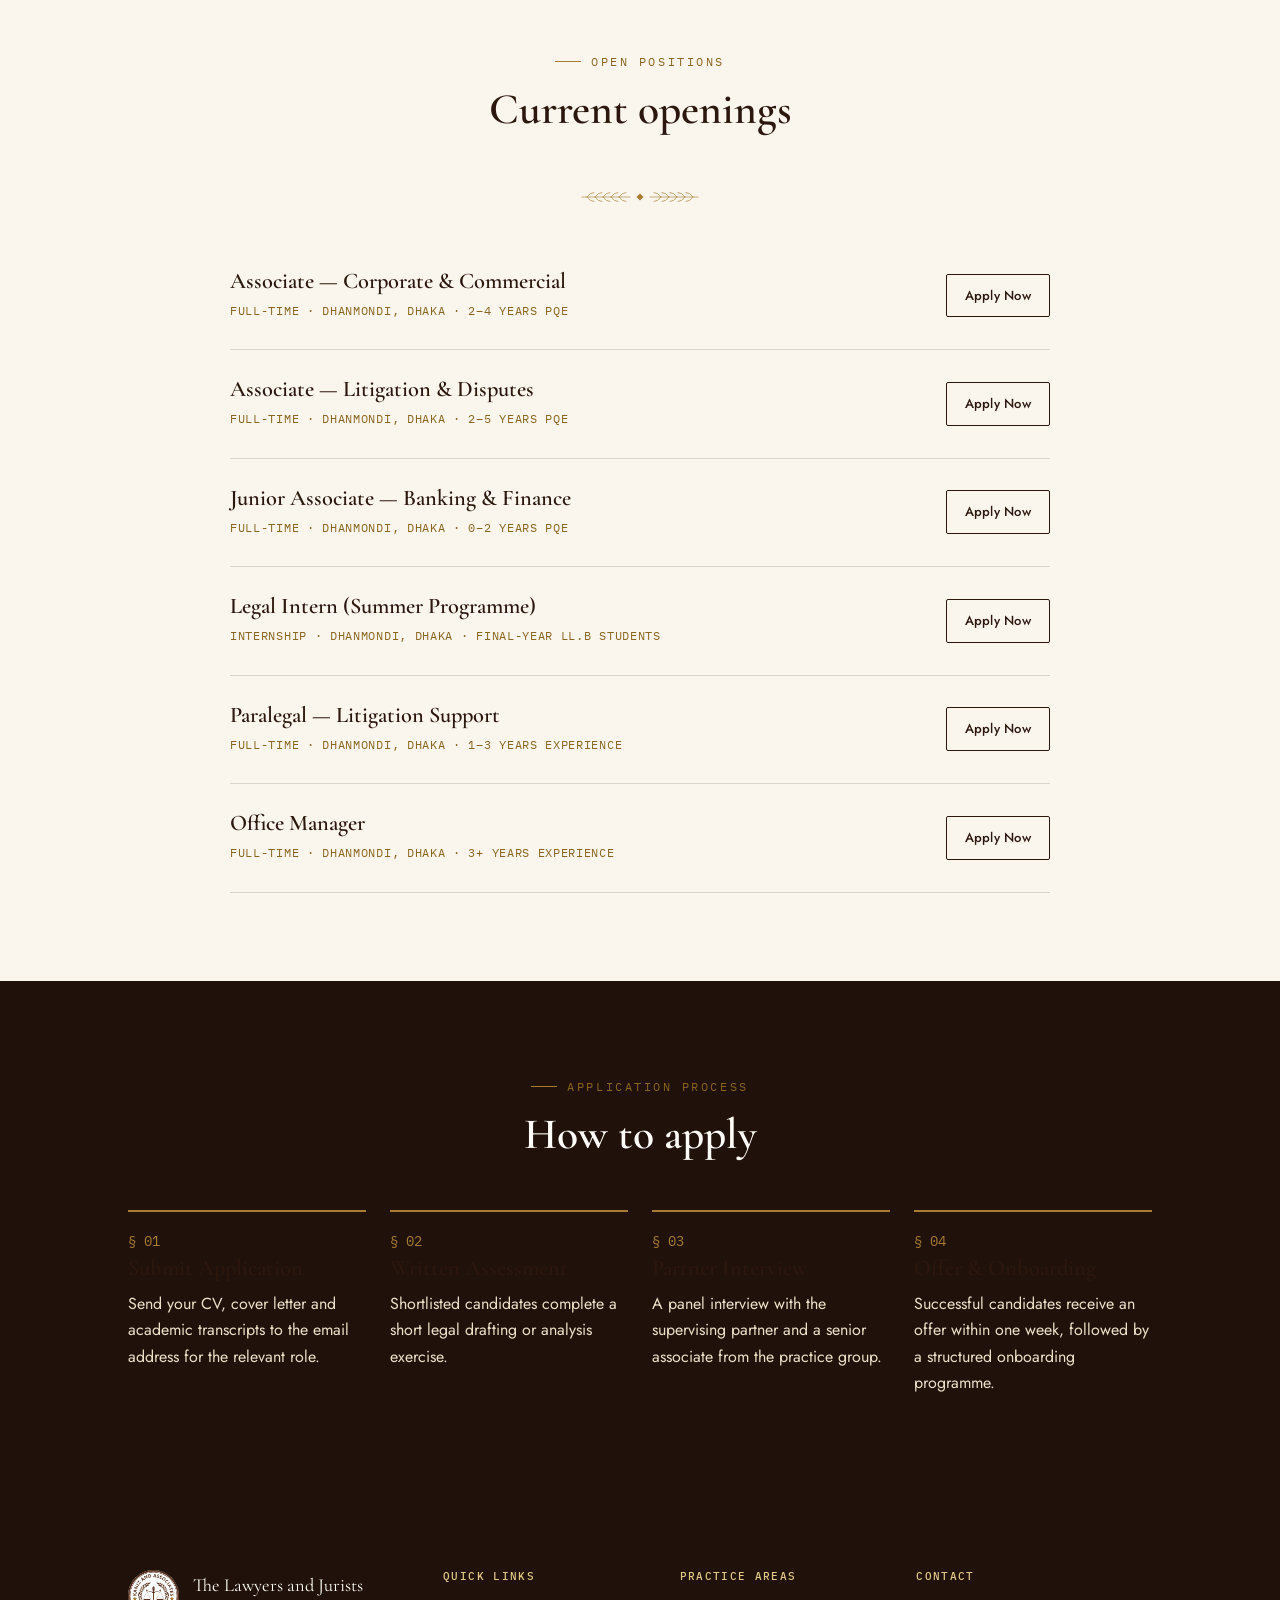
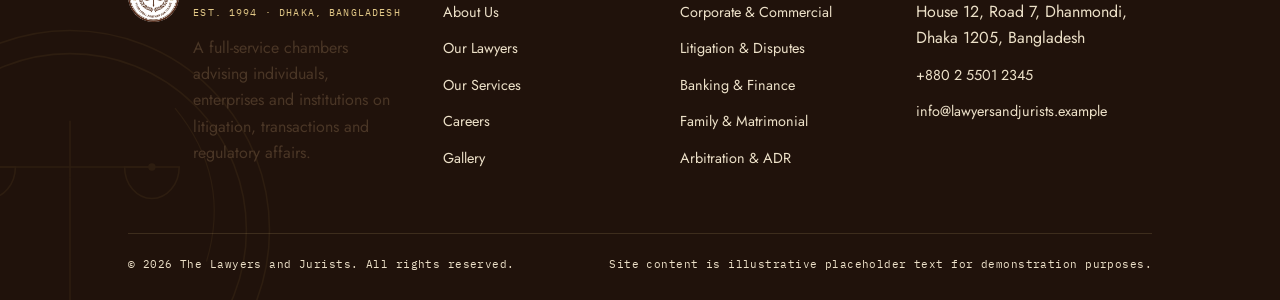
<file: careers.html>
<!DOCTYPE html>
<html lang="en">
<head>
<meta charset="UTF-8">
<meta name="viewport" content="width=device-width, initial-scale=1.0">
<title>Careers | The Lawyers and Jurists</title>
<meta name="description" content="Explore career opportunities at The Lawyers and Jurists, including associate, paralegal and internship roles.">
<link rel="icon" href="assets/logo.jpg">
<link rel="preconnect" href="https://fonts.googleapis.com">
<link rel="preconnect" href="https://fonts.gstatic.com" crossorigin>
<link href="https://fonts.googleapis.com/css2?family=Cormorant+Garamond:ital,wght@0,500;0,600;0,700;1,500&family=Jost:wght@300;400;500;600&family=IBM+Plex+Mono:wght@400;500&display=swap" rel="stylesheet">
<link rel="stylesheet" href="styles.css">
</head>
<body>
  <header class="site-header">
    <div class="header-top">
      <div class="container">
        <span>Dhanmondi, Dhaka &mdash; Sun&ndash;Thu, 9:00&ndash;18:00</span>
        <div class="top-links">
          <a href="tel:+880255012345">+880 2 5501 2345</a>
          <a href="mailto:info@lawyersandjurists.example">info@lawyersandjurists.example</a>
        </div>
      </div>
    </div>
    <div class="header-main container">
      <a class="brand" href="index.html">
        <img src="assets/logo.jpg" alt="The Lawyers and Jurists seal" class="brand-logo">
        <span class="brand-text">
          <span class="brand-name">The Lawyers<br>and Jurists</span>
          <span class="brand-tag">Attorneys &amp; Counsellors at Law</span>
        </span>
      </a>
      <nav class="site-nav" id="siteNav">
        <ul>
<li><a href="index.html">Home</a></li>
<li><a href="about.html">About Us</a></li>
<li><a href="lawyers.html">Our Lawyers</a></li>
<li><a href="services.html">Our Services</a></li>
<li><a href="clients.html">Our Clients</a></li>
<li><a href="careers.html" class="active">Careers</a></li>
<li><a href="gallery.html">Gallery</a></li>
<li><a href="contact.html">Contact Us</a></li>
        </ul>
      </nav>
      <div class="header-cta">
        <a href="contact.html" class="btn btn-primary btn-sm">Request Consultation</a>
        <button class="nav-toggle" id="navToggle" aria-label="Toggle navigation"><span></span></button>
      </div>
    </div>
  </header>


  <section class="page-hero">
    <svg class="hero-seal" viewBox="0 0 400 400" xmlns="http://www.w3.org/2000/svg" fill="none" stroke="currentColor" stroke-width="1.5" aria-hidden="true">
  <circle cx="200" cy="200" r="190"/>
  <circle cx="200" cy="200" r="168"/>
  <line x1="200" y1="96" x2="200" y2="150"/>
  <line x1="200" y1="150" x2="200" y2="300"/>
  <line x1="122" y1="140" x2="278" y2="140"/>
  <circle cx="122" cy="140" r="3.5" fill="currentColor" stroke="none"/>
  <circle cx="278" cy="140" r="3.5" fill="currentColor" stroke="none"/>
  <path d="M96 140 a26 30 0 0 0 52 0 Z"/>
  <path d="M252 140 a26 30 0 0 0 52 0 Z"/>
  <path d="M182 300 h36 l-18 26 Z" fill="currentColor" stroke="none"/>
  <path d="M70 230 Q46 150 100 84" stroke-width="1.1"/>
  <path d="M330 230 Q354 150 300 84" stroke-width="1.1"/>
</svg>
    <div class="container">
      <div class="breadcrumb"><a href="index.html">Home</a> / Careers</div>
      <h1>Careers</h1>
      <p class="lede" style="max-width:600px;">We hire lawyers who prepare relentlessly and write clearly. Openings across our eighteen practice groups are listed below.</p>
    </div>
  </section>

  <section>
    <div class="container grid grid-2" style="align-items:center;gap:64px;">
      <div>
        <div class="eyebrow">Why Join Us</div>
        <h2>Direct partner mentorship from day one</h2>
        <p>Associates at The Lawyers and Jurists are staffed directly under a partner rather than routed through multiple layers of seniority, giving early exposure to client meetings, hearings and negotiation.</p>
        <p>The firm supports Bar Council enrolment, sponsors continuing legal education, and maintains a structured rotation for junior associates across at least two practice groups in their first three years.</p>
      </div>
      <div><div class="placeholder-img wide">
        <div class="ph-inner">
          <svg viewBox="0 0 24 24" fill="none" stroke="currentColor" stroke-width="1.3"><rect x="3" y="4" width="18" height="16" rx="1"/><circle cx="9" cy="10" r="2"/><path d="M21 16l-5-5-4 4-3-3-6 6"/></svg>
          <span class="ph-label">Moot Room & Training Library</span>
        </div>
      </div></div>
    </div>
  </section>

  <section class="section-alt">
    <div class="container">
      <div class="section-head center">
        <div class="eyebrow center">Benefits</div>
        <h2>What we offer</h2>
      </div>
      <div class="grid grid-4">
        <div class="card"><h3>Structured Mentorship</h3><p>Every associate is paired with a supervising partner for the duration of their tenure.</p></div>
        <div class="card"><h3>CLE Sponsorship</h3><p>Course fees and study leave for relevant continuing legal education and certifications.</p></div>
        <div class="card"><h3>Health Coverage</h3><p>Group health insurance for employees and immediate family members.</p></div>
        <div class="card"><h3>Performance Bonus</h3><p>Annual discretionary bonus tied to matter outcomes and firm performance.</p></div>
      </div>
    </div>
  </section>

  <section>
    <div class="container">
      <div class="section-head center">
        <div class="eyebrow center">Open Positions</div>
        <h2>Current openings</h2>
      </div>
      <div class="laurel-divider"><svg viewBox="0 0 240 34" xmlns="http://www.w3.org/2000/svg">
  <g stroke="currentColor" stroke-width="1.3" fill="none" stroke-linecap="round">
    <path d="M4 17 H100"/>
    <path d="M14 17 q6 -9 14 -9"/><path d="M14 17 q6 9 14 9"/>
    <path d="M30 17 q6 -9 14 -9"/><path d="M30 17 q6 9 14 9"/>
    <path d="M46 17 q6 -9 14 -9"/><path d="M46 17 q6 9 14 9"/>
    <path d="M62 17 q6 -9 14 -9"/><path d="M62 17 q6 9 14 9"/>
    <path d="M78 17 q6 -9 14 -9"/><path d="M78 17 q6 9 14 9"/>
    <path d="M236 17 H140"/>
    <path d="M226 17 q-6 -9 -14 -9"/><path d="M226 17 q-6 9 -14 9"/>
    <path d="M210 17 q-6 -9 -14 -9"/><path d="M210 17 q-6 9 -14 9"/>
    <path d="M194 17 q-6 -9 -14 -9"/><path d="M194 17 q-6 9 -14 9"/>
    <path d="M178 17 q-6 -9 -14 -9"/><path d="M178 17 q-6 9 -14 9"/>
    <path d="M162 17 q-6 -9 -14 -9"/><path d="M162 17 q-6 9 -14 9"/>
  </g>
  <rect x="115" y="12" width="10" height="10" transform="rotate(45 120 17)" fill="currentColor"/>
</svg></div>
      <div style="max-width:820px;margin:0 auto;">
        
      <div class="job-row">
        <div>
          <h3>Associate &mdash; Corporate & Commercial</h3>
          <span class="job-meta">Full-time &middot; Dhanmondi, Dhaka &middot; 2&ndash;4 years PQE</span>
        </div>
        <a href="mailto:careers@lawyersandjurists.example?subject=Application:%20Associate%20-%20Corporate%20&%20Commercial" class="btn btn-outline btn-sm">Apply Now</a>
      </div>
      <div class="job-row">
        <div>
          <h3>Associate &mdash; Litigation & Disputes</h3>
          <span class="job-meta">Full-time &middot; Dhanmondi, Dhaka &middot; 2&ndash;5 years PQE</span>
        </div>
        <a href="mailto:careers@lawyersandjurists.example?subject=Application:%20Associate%20-%20Litigation%20&%20Disputes" class="btn btn-outline btn-sm">Apply Now</a>
      </div>
      <div class="job-row">
        <div>
          <h3>Junior Associate &mdash; Banking & Finance</h3>
          <span class="job-meta">Full-time &middot; Dhanmondi, Dhaka &middot; 0&ndash;2 years PQE</span>
        </div>
        <a href="mailto:careers@lawyersandjurists.example?subject=Application:%20Junior%20Associate%20-%20Banking%20&%20Finance" class="btn btn-outline btn-sm">Apply Now</a>
      </div>
      <div class="job-row">
        <div>
          <h3>Legal Intern (Summer Programme)</h3>
          <span class="job-meta">Internship &middot; Dhanmondi, Dhaka &middot; Final-year LL.B students</span>
        </div>
        <a href="mailto:careers@lawyersandjurists.example?subject=Application:%20Legal%20Intern%20(Summer%20Programme)" class="btn btn-outline btn-sm">Apply Now</a>
      </div>
      <div class="job-row">
        <div>
          <h3>Paralegal &mdash; Litigation Support</h3>
          <span class="job-meta">Full-time &middot; Dhanmondi, Dhaka &middot; 1&ndash;3 years experience</span>
        </div>
        <a href="mailto:careers@lawyersandjurists.example?subject=Application:%20Paralegal%20-%20Litigation%20Support" class="btn btn-outline btn-sm">Apply Now</a>
      </div>
      <div class="job-row">
        <div>
          <h3>Office Manager</h3>
          <span class="job-meta">Full-time &middot; Dhanmondi, Dhaka &middot; 3+ years experience</span>
        </div>
        <a href="mailto:careers@lawyersandjurists.example?subject=Application:%20Office%20Manager" class="btn btn-outline btn-sm">Apply Now</a>
      </div>
      </div>
    </div>
  </section>

  <section class="section-dark">
    <div class="container">
      <div class="section-head center">
        <div class="eyebrow center">Application Process</div>
        <h2>How to apply</h2>
      </div>
      <div class="step-list">
        <div class="step">
          <span class="step-num">&sect; 01</span>
          <h3>Submit Application</h3>
          <p>Send your CV, cover letter and academic transcripts to the email address for the relevant role.</p>
        </div>
        <div class="step">
          <span class="step-num">&sect; 02</span>
          <h3>Written Assessment</h3>
          <p>Shortlisted candidates complete a short legal drafting or analysis exercise.</p>
        </div>
        <div class="step">
          <span class="step-num">&sect; 03</span>
          <h3>Partner Interview</h3>
          <p>A panel interview with the supervising partner and a senior associate from the practice group.</p>
        </div>
        <div class="step">
          <span class="step-num">&sect; 04</span>
          <h3>Offer &amp; Onboarding</h3>
          <p>Successful candidates receive an offer within one week, followed by a structured onboarding programme.</p>
        </div>
      </div>
    </div>
  </section>

  <footer class="site-footer">
    <svg class="footer-seal" viewBox="0 0 400 400" xmlns="http://www.w3.org/2000/svg" fill="none" stroke="currentColor" stroke-width="1.5" aria-hidden="true">
  <circle cx="200" cy="200" r="190"/>
  <circle cx="200" cy="200" r="168"/>
  <line x1="200" y1="96" x2="200" y2="150"/>
  <line x1="200" y1="150" x2="200" y2="300"/>
  <line x1="122" y1="140" x2="278" y2="140"/>
  <circle cx="122" cy="140" r="3.5" fill="currentColor" stroke="none"/>
  <circle cx="278" cy="140" r="3.5" fill="currentColor" stroke="none"/>
  <path d="M96 140 a26 30 0 0 0 52 0 Z"/>
  <path d="M252 140 a26 30 0 0 0 52 0 Z"/>
  <path d="M182 300 h36 l-18 26 Z" fill="currentColor" stroke="none"/>
  <path d="M70 230 Q46 150 100 84" stroke-width="1.1"/>
  <path d="M330 230 Q354 150 300 84" stroke-width="1.1"/>
</svg>
    <div class="container">
      <div class="footer-grid">
        <div class="footer-brand">
          <img src="assets/logo.jpg" alt="The Lawyers and Jurists seal">
          <div>
            <div class="fb-name">The Lawyers and Jurists</div>
            <div class="fb-tag">Est. 1994 &middot; Dhaka, Bangladesh</div>
            <p style="margin-top:14px;max-width:260px;">A full-service chambers advising individuals, enterprises and institutions on litigation, transactions and regulatory affairs.</p>
          </div>
        </div>
        <div class="footer-col">
          <h4>Quick Links</h4>
          <ul>
            <li><a href="about.html">About Us</a></li>
            <li><a href="lawyers.html">Our Lawyers</a></li>
            <li><a href="services.html">Our Services</a></li>
            <li><a href="careers.html">Careers</a></li>
            <li><a href="gallery.html">Gallery</a></li>
          </ul>
        </div>
        <div class="footer-col">
          <h4>Practice Areas</h4>
          <ul>
            <li><a href="services.html">Corporate &amp; Commercial</a></li>
            <li><a href="services.html">Litigation &amp; Disputes</a></li>
            <li><a href="services.html">Banking &amp; Finance</a></li>
            <li><a href="services.html">Family &amp; Matrimonial</a></li>
            <li><a href="services.html">Arbitration &amp; ADR</a></li>
          </ul>
        </div>
        <div class="footer-col">
          <h4>Contact</h4>
          <ul>
            <li>House 12, Road 7, Dhanmondi, Dhaka 1205, Bangladesh</li>
            <li><a href="tel:+880255012345">+880 2 5501 2345</a></li>
            <li><a href="mailto:info@lawyersandjurists.example">info@lawyersandjurists.example</a></li>
          </ul>
        </div>
      </div>
      <div class="footer-bottom">
        <span>&copy; 2026 The Lawyers and Jurists. All rights reserved.</span>
        <span>Site content is illustrative placeholder text for demonstration purposes.</span>
      </div>
    </div>
  </footer>

<script src="script.js"></script>
</body>
</html>
</file>
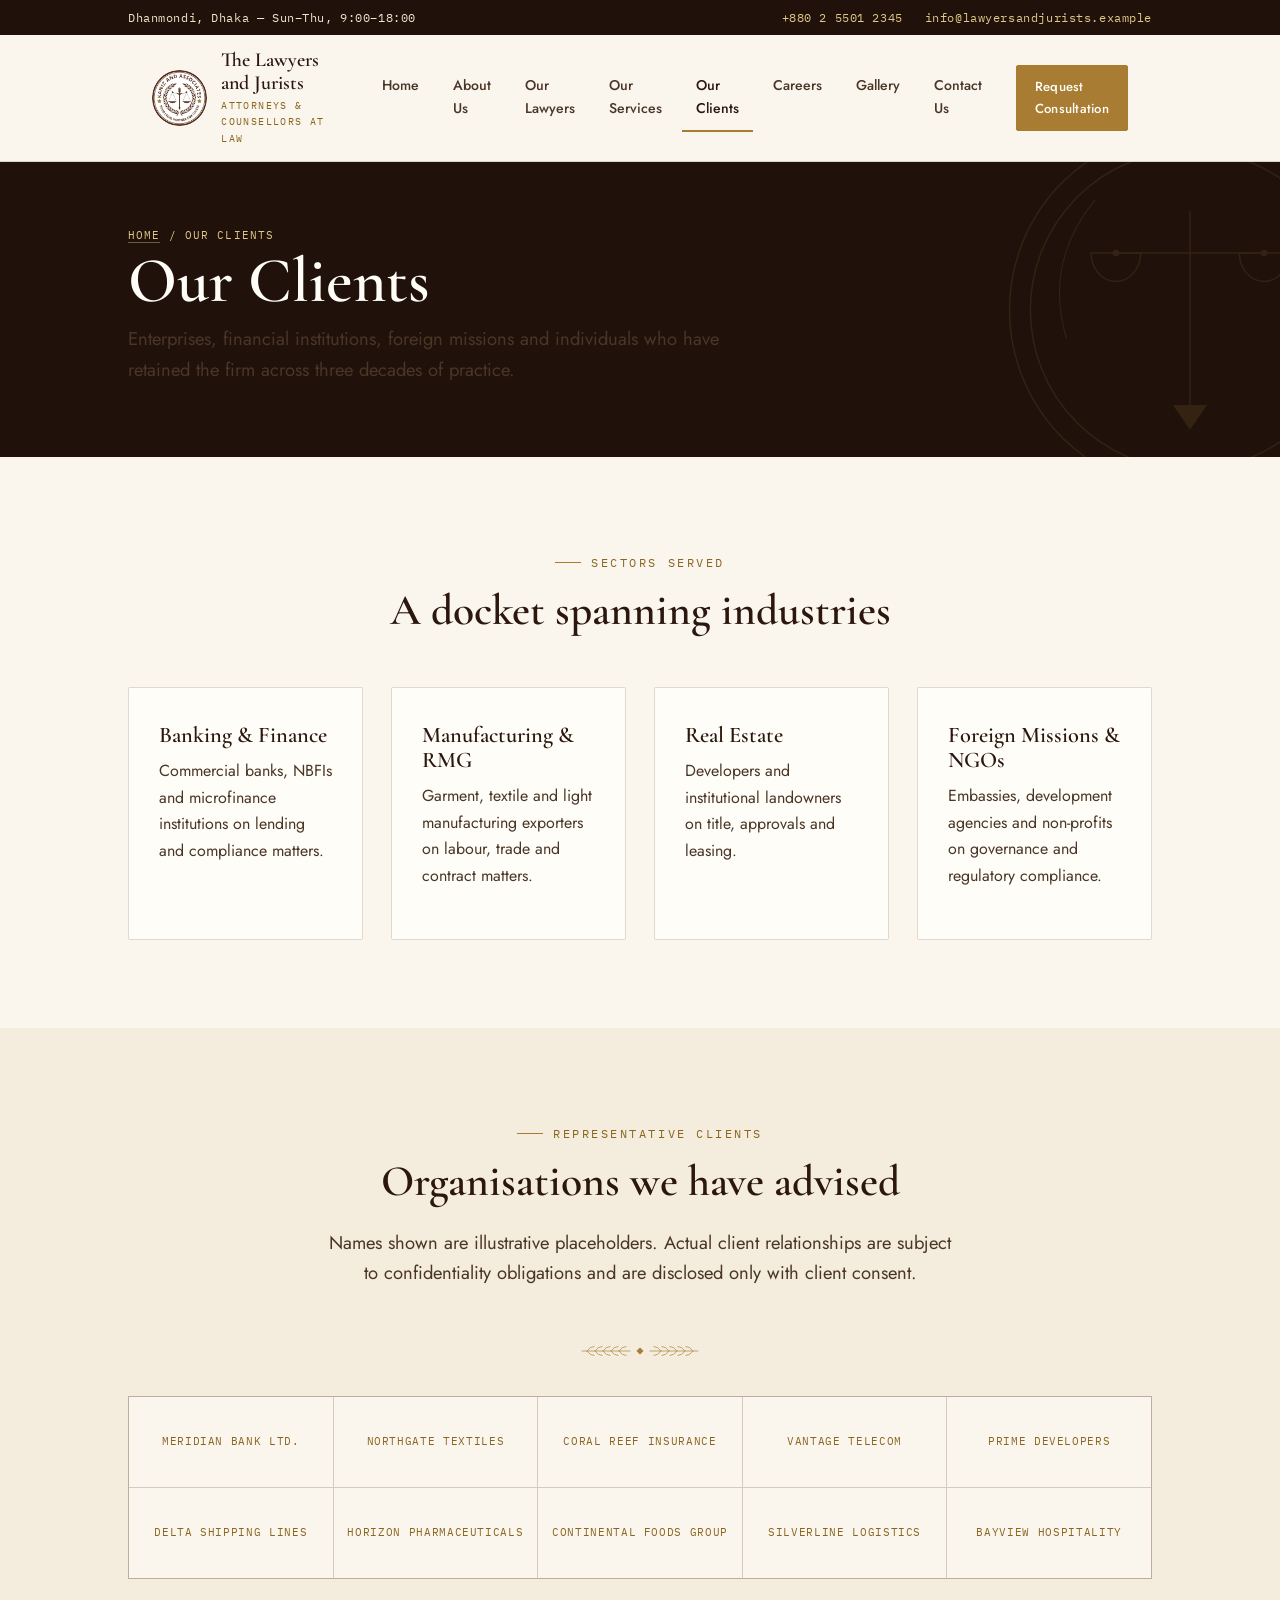
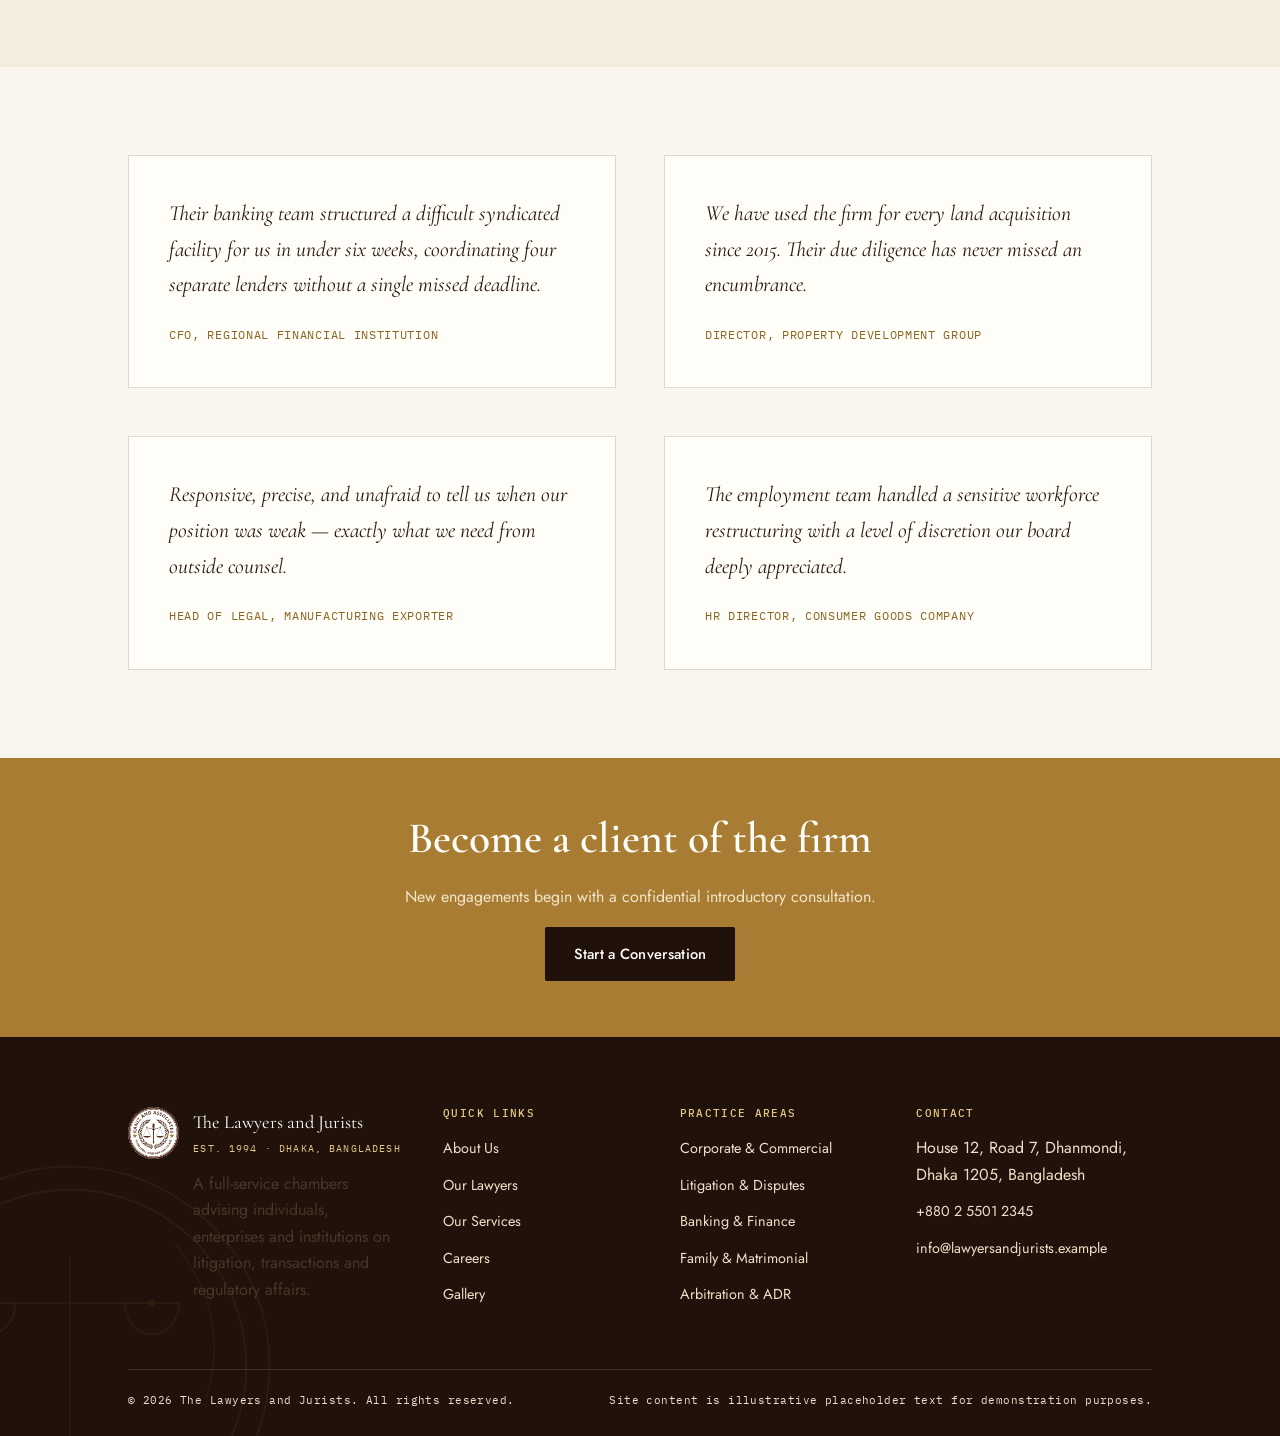
<file: clients.html>
<!DOCTYPE html>
<html lang="en">
<head>
<meta charset="UTF-8">
<meta name="viewport" content="width=device-width, initial-scale=1.0">
<title>Our Clients | The Lawyers and Jurists</title>
<meta name="description" content="The Lawyers and Jurists advises banks, manufacturers, developers, NGOs and individuals across Bangladesh.">
<link rel="icon" href="assets/logo.jpg">
<link rel="preconnect" href="https://fonts.googleapis.com">
<link rel="preconnect" href="https://fonts.gstatic.com" crossorigin>
<link href="https://fonts.googleapis.com/css2?family=Cormorant+Garamond:ital,wght@0,500;0,600;0,700;1,500&family=Jost:wght@300;400;500;600&family=IBM+Plex+Mono:wght@400;500&display=swap" rel="stylesheet">
<link rel="stylesheet" href="styles.css">
</head>
<body>
  <header class="site-header">
    <div class="header-top">
      <div class="container">
        <span>Dhanmondi, Dhaka &mdash; Sun&ndash;Thu, 9:00&ndash;18:00</span>
        <div class="top-links">
          <a href="tel:+880255012345">+880 2 5501 2345</a>
          <a href="mailto:info@lawyersandjurists.example">info@lawyersandjurists.example</a>
        </div>
      </div>
    </div>
    <div class="header-main container">
      <a class="brand" href="index.html">
        <img src="assets/logo.jpg" alt="The Lawyers and Jurists seal" class="brand-logo">
        <span class="brand-text">
          <span class="brand-name">The Lawyers<br>and Jurists</span>
          <span class="brand-tag">Attorneys &amp; Counsellors at Law</span>
        </span>
      </a>
      <nav class="site-nav" id="siteNav">
        <ul>
<li><a href="index.html">Home</a></li>
<li><a href="about.html">About Us</a></li>
<li><a href="lawyers.html">Our Lawyers</a></li>
<li><a href="services.html">Our Services</a></li>
<li><a href="clients.html" class="active">Our Clients</a></li>
<li><a href="careers.html">Careers</a></li>
<li><a href="gallery.html">Gallery</a></li>
<li><a href="contact.html">Contact Us</a></li>
        </ul>
      </nav>
      <div class="header-cta">
        <a href="contact.html" class="btn btn-primary btn-sm">Request Consultation</a>
        <button class="nav-toggle" id="navToggle" aria-label="Toggle navigation"><span></span></button>
      </div>
    </div>
  </header>


  <section class="page-hero">
    <svg class="hero-seal" viewBox="0 0 400 400" xmlns="http://www.w3.org/2000/svg" fill="none" stroke="currentColor" stroke-width="1.5" aria-hidden="true">
  <circle cx="200" cy="200" r="190"/>
  <circle cx="200" cy="200" r="168"/>
  <line x1="200" y1="96" x2="200" y2="150"/>
  <line x1="200" y1="150" x2="200" y2="300"/>
  <line x1="122" y1="140" x2="278" y2="140"/>
  <circle cx="122" cy="140" r="3.5" fill="currentColor" stroke="none"/>
  <circle cx="278" cy="140" r="3.5" fill="currentColor" stroke="none"/>
  <path d="M96 140 a26 30 0 0 0 52 0 Z"/>
  <path d="M252 140 a26 30 0 0 0 52 0 Z"/>
  <path d="M182 300 h36 l-18 26 Z" fill="currentColor" stroke="none"/>
  <path d="M70 230 Q46 150 100 84" stroke-width="1.1"/>
  <path d="M330 230 Q354 150 300 84" stroke-width="1.1"/>
</svg>
    <div class="container">
      <div class="breadcrumb"><a href="index.html">Home</a> / Our Clients</div>
      <h1>Our Clients</h1>
      <p class="lede" style="max-width:600px;">Enterprises, financial institutions, foreign missions and individuals who have retained the firm across three decades of practice.</p>
    </div>
  </section>

  <section>
    <div class="container">
      <div class="section-head center">
        <div class="eyebrow center">Sectors Served</div>
        <h2>A docket spanning industries</h2>
      </div>
      <div class="grid grid-4">
        <div class="card"><h3>Banking &amp; Finance</h3><p>Commercial banks, NBFIs and microfinance institutions on lending and compliance matters.</p></div>
        <div class="card"><h3>Manufacturing &amp; RMG</h3><p>Garment, textile and light manufacturing exporters on labour, trade and contract matters.</p></div>
        <div class="card"><h3>Real Estate</h3><p>Developers and institutional landowners on title, approvals and leasing.</p></div>
        <div class="card"><h3>Foreign Missions &amp; NGOs</h3><p>Embassies, development agencies and non-profits on governance and regulatory compliance.</p></div>
      </div>
    </div>
  </section>

  <section class="section-alt">
    <div class="container">
      <div class="section-head center">
        <div class="eyebrow center">Representative Clients</div>
        <h2>Organisations we have advised</h2>
        <p class="center lede" style="margin:0 auto;">Names shown are illustrative placeholders. Actual client relationships are subject to confidentiality obligations and are disclosed only with client consent.</p>
      </div>
      <div class="laurel-divider"><svg viewBox="0 0 240 34" xmlns="http://www.w3.org/2000/svg">
  <g stroke="currentColor" stroke-width="1.3" fill="none" stroke-linecap="round">
    <path d="M4 17 H100"/>
    <path d="M14 17 q6 -9 14 -9"/><path d="M14 17 q6 9 14 9"/>
    <path d="M30 17 q6 -9 14 -9"/><path d="M30 17 q6 9 14 9"/>
    <path d="M46 17 q6 -9 14 -9"/><path d="M46 17 q6 9 14 9"/>
    <path d="M62 17 q6 -9 14 -9"/><path d="M62 17 q6 9 14 9"/>
    <path d="M78 17 q6 -9 14 -9"/><path d="M78 17 q6 9 14 9"/>
    <path d="M236 17 H140"/>
    <path d="M226 17 q-6 -9 -14 -9"/><path d="M226 17 q-6 9 -14 9"/>
    <path d="M210 17 q-6 -9 -14 -9"/><path d="M210 17 q-6 9 -14 9"/>
    <path d="M194 17 q-6 -9 -14 -9"/><path d="M194 17 q-6 9 -14 9"/>
    <path d="M178 17 q-6 -9 -14 -9"/><path d="M178 17 q-6 9 -14 9"/>
    <path d="M162 17 q-6 -9 -14 -9"/><path d="M162 17 q-6 9 -14 9"/>
  </g>
  <rect x="115" y="12" width="10" height="10" transform="rotate(45 120 17)" fill="currentColor"/>
</svg></div>
      <div class="logo-strip">
        <div>Meridian Bank Ltd.</div>
<div>Northgate Textiles</div>
<div>Coral Reef Insurance</div>
<div>Vantage Telecom</div>
<div>Prime Developers</div>
<div>Delta Shipping Lines</div>
<div>Horizon Pharmaceuticals</div>
<div>Continental Foods Group</div>
<div>Silverline Logistics</div>
<div>Bayview Hospitality</div>
      </div>
    </div>
  </section>

  <section>
    <div class="container">
      <div class="grid grid-2" style="gap:48px;">
        <div class="testimonial">
          <q>Their banking team structured a difficult syndicated facility for us in under six weeks, coordinating four separate lenders without a single missed deadline.</q>
          <span class="cite">CFO, Regional Financial Institution</span>
        </div>
        <div class="testimonial">
          <q>We have used the firm for every land acquisition since 2015. Their due diligence has never missed an encumbrance.</q>
          <span class="cite">Director, Property Development Group</span>
        </div>
        <div class="testimonial">
          <q>Responsive, precise, and unafraid to tell us when our position was weak &mdash; exactly what we need from outside counsel.</q>
          <span class="cite">Head of Legal, Manufacturing Exporter</span>
        </div>
        <div class="testimonial">
          <q>The employment team handled a sensitive workforce restructuring with a level of discretion our board deeply appreciated.</q>
          <span class="cite">HR Director, Consumer Goods Company</span>
        </div>
      </div>
    </div>
  </section>

  <section class="cta-band">
    <div class="container">
      <h2>Become a client of the firm</h2>
      <p>New engagements begin with a confidential introductory consultation.</p>
      <a href="contact.html" class="btn" style="background:var(--brown-950);color:var(--white);">Start a Conversation</a>
    </div>
  </section>

  <footer class="site-footer">
    <svg class="footer-seal" viewBox="0 0 400 400" xmlns="http://www.w3.org/2000/svg" fill="none" stroke="currentColor" stroke-width="1.5" aria-hidden="true">
  <circle cx="200" cy="200" r="190"/>
  <circle cx="200" cy="200" r="168"/>
  <line x1="200" y1="96" x2="200" y2="150"/>
  <line x1="200" y1="150" x2="200" y2="300"/>
  <line x1="122" y1="140" x2="278" y2="140"/>
  <circle cx="122" cy="140" r="3.5" fill="currentColor" stroke="none"/>
  <circle cx="278" cy="140" r="3.5" fill="currentColor" stroke="none"/>
  <path d="M96 140 a26 30 0 0 0 52 0 Z"/>
  <path d="M252 140 a26 30 0 0 0 52 0 Z"/>
  <path d="M182 300 h36 l-18 26 Z" fill="currentColor" stroke="none"/>
  <path d="M70 230 Q46 150 100 84" stroke-width="1.1"/>
  <path d="M330 230 Q354 150 300 84" stroke-width="1.1"/>
</svg>
    <div class="container">
      <div class="footer-grid">
        <div class="footer-brand">
          <img src="assets/logo.jpg" alt="The Lawyers and Jurists seal">
          <div>
            <div class="fb-name">The Lawyers and Jurists</div>
            <div class="fb-tag">Est. 1994 &middot; Dhaka, Bangladesh</div>
            <p style="margin-top:14px;max-width:260px;">A full-service chambers advising individuals, enterprises and institutions on litigation, transactions and regulatory affairs.</p>
          </div>
        </div>
        <div class="footer-col">
          <h4>Quick Links</h4>
          <ul>
            <li><a href="about.html">About Us</a></li>
            <li><a href="lawyers.html">Our Lawyers</a></li>
            <li><a href="services.html">Our Services</a></li>
            <li><a href="careers.html">Careers</a></li>
            <li><a href="gallery.html">Gallery</a></li>
          </ul>
        </div>
        <div class="footer-col">
          <h4>Practice Areas</h4>
          <ul>
            <li><a href="services.html">Corporate &amp; Commercial</a></li>
            <li><a href="services.html">Litigation &amp; Disputes</a></li>
            <li><a href="services.html">Banking &amp; Finance</a></li>
            <li><a href="services.html">Family &amp; Matrimonial</a></li>
            <li><a href="services.html">Arbitration &amp; ADR</a></li>
          </ul>
        </div>
        <div class="footer-col">
          <h4>Contact</h4>
          <ul>
            <li>House 12, Road 7, Dhanmondi, Dhaka 1205, Bangladesh</li>
            <li><a href="tel:+880255012345">+880 2 5501 2345</a></li>
            <li><a href="mailto:info@lawyersandjurists.example">info@lawyersandjurists.example</a></li>
          </ul>
        </div>
      </div>
      <div class="footer-bottom">
        <span>&copy; 2026 The Lawyers and Jurists. All rights reserved.</span>
        <span>Site content is illustrative placeholder text for demonstration purposes.</span>
      </div>
    </div>
  </footer>

<script src="script.js"></script>
</body>
</html>
</file>
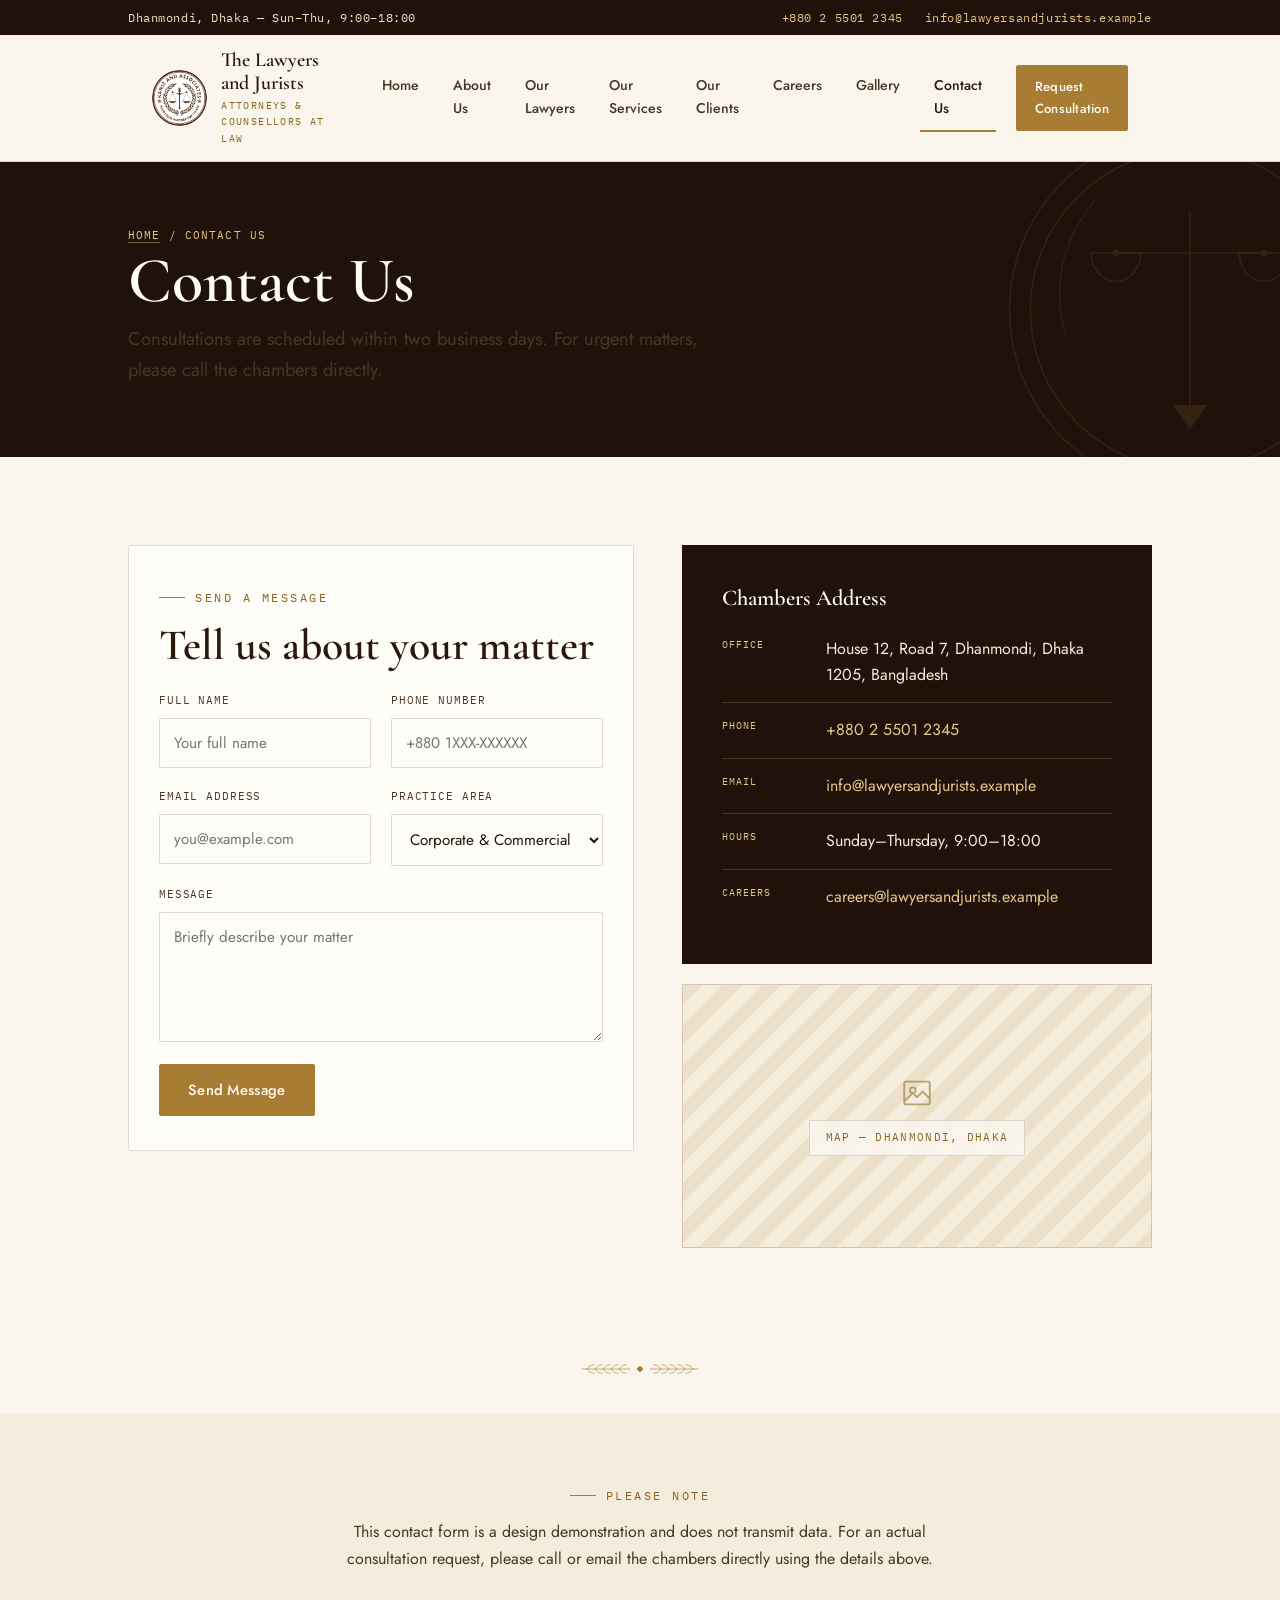
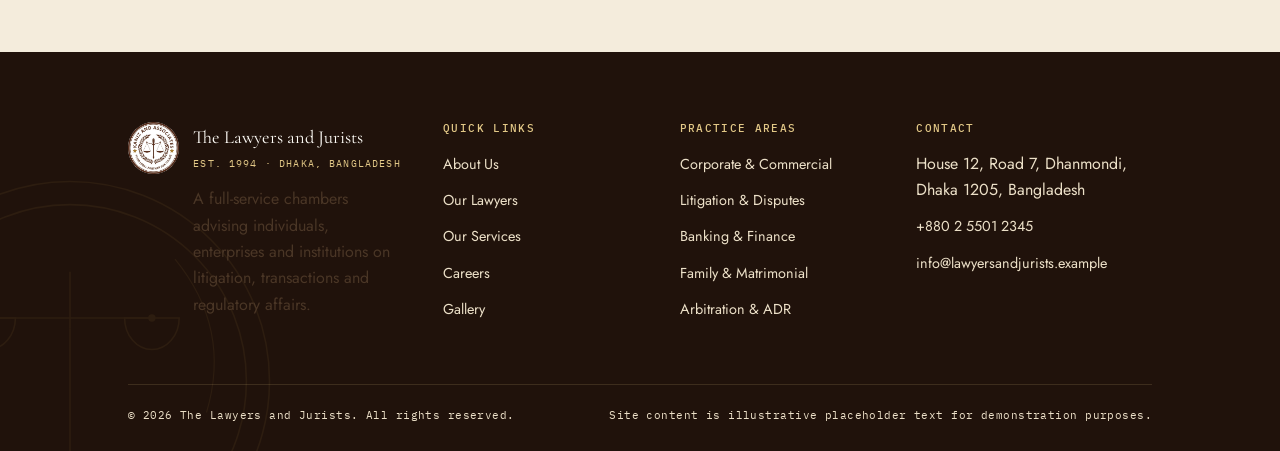
<file: contact.html>
<!DOCTYPE html>
<html lang="en">
<head>
<meta charset="UTF-8">
<meta name="viewport" content="width=device-width, initial-scale=1.0">
<title>Contact Us | The Lawyers and Jurists</title>
<meta name="description" content="Get in touch with The Lawyers and Jurists in Dhanmondi, Dhaka for a legal consultation.">
<link rel="icon" href="assets/logo.jpg">
<link rel="preconnect" href="https://fonts.googleapis.com">
<link rel="preconnect" href="https://fonts.gstatic.com" crossorigin>
<link href="https://fonts.googleapis.com/css2?family=Cormorant+Garamond:ital,wght@0,500;0,600;0,700;1,500&family=Jost:wght@300;400;500;600&family=IBM+Plex+Mono:wght@400;500&display=swap" rel="stylesheet">
<link rel="stylesheet" href="styles.css">
</head>
<body>
  <header class="site-header">
    <div class="header-top">
      <div class="container">
        <span>Dhanmondi, Dhaka &mdash; Sun&ndash;Thu, 9:00&ndash;18:00</span>
        <div class="top-links">
          <a href="tel:+880255012345">+880 2 5501 2345</a>
          <a href="mailto:info@lawyersandjurists.example">info@lawyersandjurists.example</a>
        </div>
      </div>
    </div>
    <div class="header-main container">
      <a class="brand" href="index.html">
        <img src="assets/logo.jpg" alt="The Lawyers and Jurists seal" class="brand-logo">
        <span class="brand-text">
          <span class="brand-name">The Lawyers<br>and Jurists</span>
          <span class="brand-tag">Attorneys &amp; Counsellors at Law</span>
        </span>
      </a>
      <nav class="site-nav" id="siteNav">
        <ul>
<li><a href="index.html">Home</a></li>
<li><a href="about.html">About Us</a></li>
<li><a href="lawyers.html">Our Lawyers</a></li>
<li><a href="services.html">Our Services</a></li>
<li><a href="clients.html">Our Clients</a></li>
<li><a href="careers.html">Careers</a></li>
<li><a href="gallery.html">Gallery</a></li>
<li><a href="contact.html" class="active">Contact Us</a></li>
        </ul>
      </nav>
      <div class="header-cta">
        <a href="contact.html" class="btn btn-primary btn-sm">Request Consultation</a>
        <button class="nav-toggle" id="navToggle" aria-label="Toggle navigation"><span></span></button>
      </div>
    </div>
  </header>


  <section class="page-hero">
    <svg class="hero-seal" viewBox="0 0 400 400" xmlns="http://www.w3.org/2000/svg" fill="none" stroke="currentColor" stroke-width="1.5" aria-hidden="true">
  <circle cx="200" cy="200" r="190"/>
  <circle cx="200" cy="200" r="168"/>
  <line x1="200" y1="96" x2="200" y2="150"/>
  <line x1="200" y1="150" x2="200" y2="300"/>
  <line x1="122" y1="140" x2="278" y2="140"/>
  <circle cx="122" cy="140" r="3.5" fill="currentColor" stroke="none"/>
  <circle cx="278" cy="140" r="3.5" fill="currentColor" stroke="none"/>
  <path d="M96 140 a26 30 0 0 0 52 0 Z"/>
  <path d="M252 140 a26 30 0 0 0 52 0 Z"/>
  <path d="M182 300 h36 l-18 26 Z" fill="currentColor" stroke="none"/>
  <path d="M70 230 Q46 150 100 84" stroke-width="1.1"/>
  <path d="M330 230 Q354 150 300 84" stroke-width="1.1"/>
</svg>
    <div class="container">
      <div class="breadcrumb"><a href="index.html">Home</a> / Contact Us</div>
      <h1>Contact Us</h1>
      <p class="lede" style="max-width:600px;">Consultations are scheduled within two business days. For urgent matters, please call the chambers directly.</p>
    </div>
  </section>

  <section>
    <div class="container grid grid-2" style="gap:48px;align-items:start;">
      <div class="card">
        <div class="eyebrow">Send a Message</div>
        <h2>Tell us about your matter</h2>
        <form id="contactForm">
          <div class="form-grid">
            <div class="field">
              <label for="fname">Full Name</label>
              <input type="text" id="fname" name="fname" placeholder="Your full name" required>
            </div>
            <div class="field">
              <label for="phone">Phone Number</label>
              <input type="tel" id="phone" name="phone" placeholder="+880 1XXX-XXXXXX">
            </div>
            <div class="field">
              <label for="email">Email Address</label>
              <input type="email" id="email" name="email" placeholder="you@example.com" required>
            </div>
            <div class="field">
              <label for="area">Practice Area</label>
              <select id="area" name="area">
                <option>Corporate &amp; Commercial</option>
                <option>Litigation &amp; Disputes</option>
                <option>Banking &amp; Finance</option>
                <option>Family &amp; Matrimonial</option>
                <option>Real Estate</option>
                <option>Other</option>
              </select>
            </div>
            <div class="field full">
              <label for="msg">Message</label>
              <textarea id="msg" name="msg" placeholder="Briefly describe your matter" required></textarea>
            </div>
          </div>
          <button type="submit" class="btn btn-primary" style="margin-top:22px;">Send Message</button>
        </form>
      </div>

      <div>
        <div class="contact-info-card">
          <h3>Chambers Address</h3>
          <div class="contact-line"><span class="lbl">Office</span><span>House 12, Road 7, Dhanmondi, Dhaka 1205, Bangladesh</span></div>
          <div class="contact-line"><span class="lbl">Phone</span><span><a href="tel:+880255012345" style="color:var(--gold-300);">+880 2 5501 2345</a></span></div>
          <div class="contact-line"><span class="lbl">Email</span><span><a href="mailto:info@lawyersandjurists.example" style="color:var(--gold-300);">info@lawyersandjurists.example</a></span></div>
          <div class="contact-line"><span class="lbl">Hours</span><span>Sunday&ndash;Thursday, 9:00&ndash;18:00</span></div>
          <div class="contact-line" style="border-bottom:none;"><span class="lbl">Careers</span><span><a href="mailto:careers@lawyersandjurists.example" style="color:var(--gold-300);">careers@lawyersandjurists.example</a></span></div>
        </div>
        <div style="margin-top:20px;">
          <div class="placeholder-img wide">
        <div class="ph-inner">
          <svg viewBox="0 0 24 24" fill="none" stroke="currentColor" stroke-width="1.3"><rect x="3" y="4" width="18" height="16" rx="1"/><circle cx="9" cy="10" r="2"/><path d="M21 16l-5-5-4 4-3-3-6 6"/></svg>
          <span class="ph-label">Map &mdash; Dhanmondi, Dhaka</span>
        </div>
      </div>
        </div>
      </div>
    </div>
  </section>

  <div class="laurel-divider"><svg viewBox="0 0 240 34" xmlns="http://www.w3.org/2000/svg">
  <g stroke="currentColor" stroke-width="1.3" fill="none" stroke-linecap="round">
    <path d="M4 17 H100"/>
    <path d="M14 17 q6 -9 14 -9"/><path d="M14 17 q6 9 14 9"/>
    <path d="M30 17 q6 -9 14 -9"/><path d="M30 17 q6 9 14 9"/>
    <path d="M46 17 q6 -9 14 -9"/><path d="M46 17 q6 9 14 9"/>
    <path d="M62 17 q6 -9 14 -9"/><path d="M62 17 q6 9 14 9"/>
    <path d="M78 17 q6 -9 14 -9"/><path d="M78 17 q6 9 14 9"/>
    <path d="M236 17 H140"/>
    <path d="M226 17 q-6 -9 -14 -9"/><path d="M226 17 q-6 9 -14 9"/>
    <path d="M210 17 q-6 -9 -14 -9"/><path d="M210 17 q-6 9 -14 9"/>
    <path d="M194 17 q-6 -9 -14 -9"/><path d="M194 17 q-6 9 -14 9"/>
    <path d="M178 17 q-6 -9 -14 -9"/><path d="M178 17 q-6 9 -14 9"/>
    <path d="M162 17 q-6 -9 -14 -9"/><path d="M162 17 q-6 9 -14 9"/>
  </g>
  <rect x="115" y="12" width="10" height="10" transform="rotate(45 120 17)" fill="currentColor"/>
</svg></div>

  <section class="section-alt section-tight">
    <div class="container center" style="max-width:600px;">
      <div class="eyebrow center">Please Note</div>
      <p>This contact form is a design demonstration and does not transmit data. For an actual consultation request, please call or email the chambers directly using the details above.</p>
    </div>
  </section>

  <footer class="site-footer">
    <svg class="footer-seal" viewBox="0 0 400 400" xmlns="http://www.w3.org/2000/svg" fill="none" stroke="currentColor" stroke-width="1.5" aria-hidden="true">
  <circle cx="200" cy="200" r="190"/>
  <circle cx="200" cy="200" r="168"/>
  <line x1="200" y1="96" x2="200" y2="150"/>
  <line x1="200" y1="150" x2="200" y2="300"/>
  <line x1="122" y1="140" x2="278" y2="140"/>
  <circle cx="122" cy="140" r="3.5" fill="currentColor" stroke="none"/>
  <circle cx="278" cy="140" r="3.5" fill="currentColor" stroke="none"/>
  <path d="M96 140 a26 30 0 0 0 52 0 Z"/>
  <path d="M252 140 a26 30 0 0 0 52 0 Z"/>
  <path d="M182 300 h36 l-18 26 Z" fill="currentColor" stroke="none"/>
  <path d="M70 230 Q46 150 100 84" stroke-width="1.1"/>
  <path d="M330 230 Q354 150 300 84" stroke-width="1.1"/>
</svg>
    <div class="container">
      <div class="footer-grid">
        <div class="footer-brand">
          <img src="assets/logo.jpg" alt="The Lawyers and Jurists seal">
          <div>
            <div class="fb-name">The Lawyers and Jurists</div>
            <div class="fb-tag">Est. 1994 &middot; Dhaka, Bangladesh</div>
            <p style="margin-top:14px;max-width:260px;">A full-service chambers advising individuals, enterprises and institutions on litigation, transactions and regulatory affairs.</p>
          </div>
        </div>
        <div class="footer-col">
          <h4>Quick Links</h4>
          <ul>
            <li><a href="about.html">About Us</a></li>
            <li><a href="lawyers.html">Our Lawyers</a></li>
            <li><a href="services.html">Our Services</a></li>
            <li><a href="careers.html">Careers</a></li>
            <li><a href="gallery.html">Gallery</a></li>
          </ul>
        </div>
        <div class="footer-col">
          <h4>Practice Areas</h4>
          <ul>
            <li><a href="services.html">Corporate &amp; Commercial</a></li>
            <li><a href="services.html">Litigation &amp; Disputes</a></li>
            <li><a href="services.html">Banking &amp; Finance</a></li>
            <li><a href="services.html">Family &amp; Matrimonial</a></li>
            <li><a href="services.html">Arbitration &amp; ADR</a></li>
          </ul>
        </div>
        <div class="footer-col">
          <h4>Contact</h4>
          <ul>
            <li>House 12, Road 7, Dhanmondi, Dhaka 1205, Bangladesh</li>
            <li><a href="tel:+880255012345">+880 2 5501 2345</a></li>
            <li><a href="mailto:info@lawyersandjurists.example">info@lawyersandjurists.example</a></li>
          </ul>
        </div>
      </div>
      <div class="footer-bottom">
        <span>&copy; 2026 The Lawyers and Jurists. All rights reserved.</span>
        <span>Site content is illustrative placeholder text for demonstration purposes.</span>
      </div>
    </div>
  </footer>

<script src="script.js"></script>
</body>
</html>
</file>
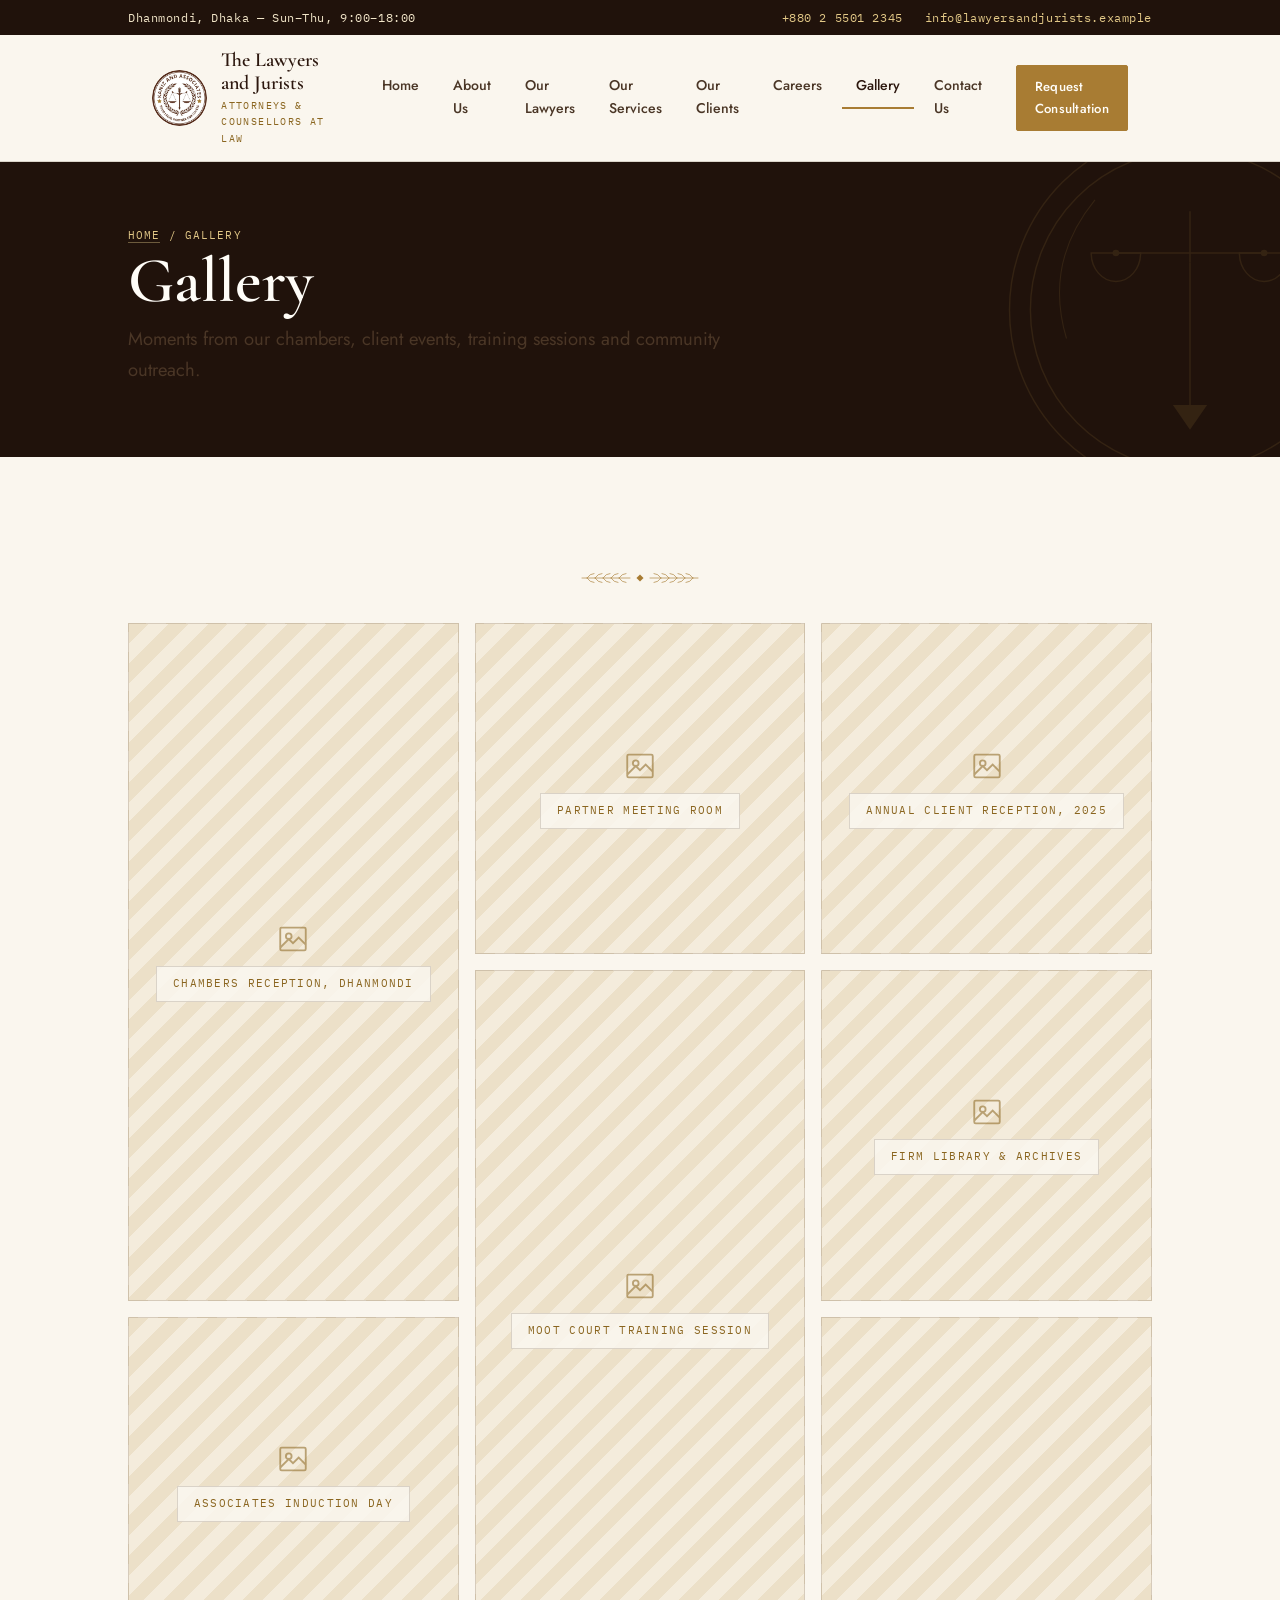
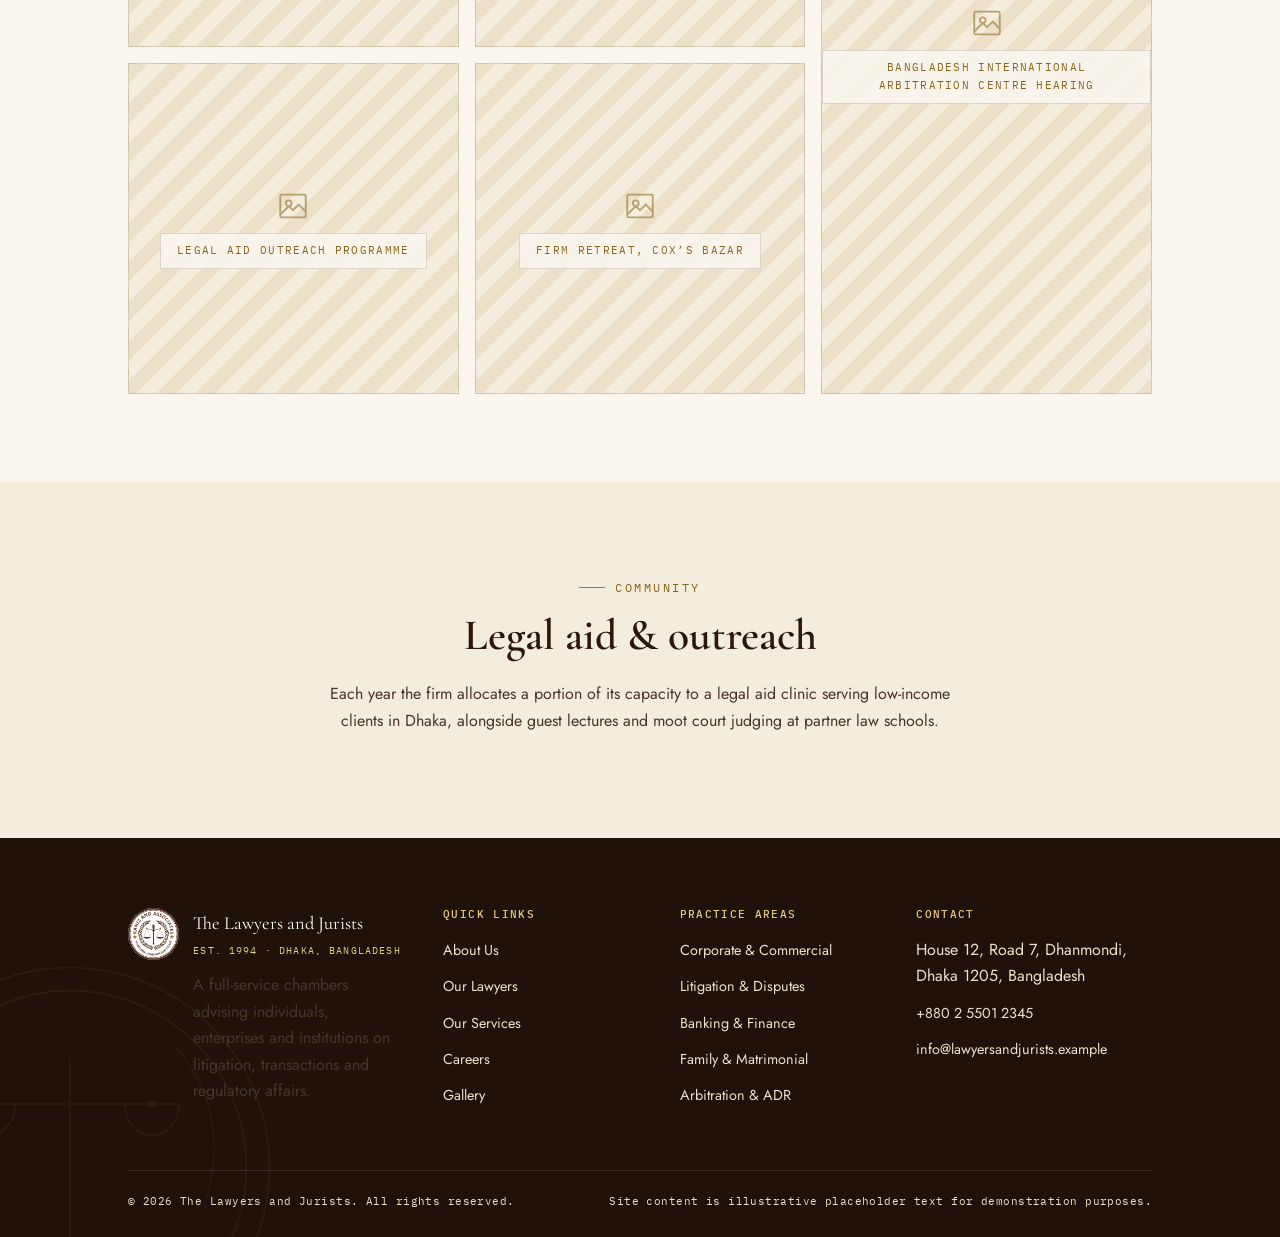
<file: gallery.html>
<!DOCTYPE html>
<html lang="en">
<head>
<meta charset="UTF-8">
<meta name="viewport" content="width=device-width, initial-scale=1.0">
<title>Gallery | The Lawyers and Jurists</title>
<meta name="description" content="Photos from The Lawyers and Jurists' chambers, client events and community outreach programmes.">
<link rel="icon" href="assets/logo.jpg">
<link rel="preconnect" href="https://fonts.googleapis.com">
<link rel="preconnect" href="https://fonts.gstatic.com" crossorigin>
<link href="https://fonts.googleapis.com/css2?family=Cormorant+Garamond:ital,wght@0,500;0,600;0,700;1,500&family=Jost:wght@300;400;500;600&family=IBM+Plex+Mono:wght@400;500&display=swap" rel="stylesheet">
<link rel="stylesheet" href="styles.css">
</head>
<body>
  <header class="site-header">
    <div class="header-top">
      <div class="container">
        <span>Dhanmondi, Dhaka &mdash; Sun&ndash;Thu, 9:00&ndash;18:00</span>
        <div class="top-links">
          <a href="tel:+880255012345">+880 2 5501 2345</a>
          <a href="mailto:info@lawyersandjurists.example">info@lawyersandjurists.example</a>
        </div>
      </div>
    </div>
    <div class="header-main container">
      <a class="brand" href="index.html">
        <img src="assets/logo.jpg" alt="The Lawyers and Jurists seal" class="brand-logo">
        <span class="brand-text">
          <span class="brand-name">The Lawyers<br>and Jurists</span>
          <span class="brand-tag">Attorneys &amp; Counsellors at Law</span>
        </span>
      </a>
      <nav class="site-nav" id="siteNav">
        <ul>
<li><a href="index.html">Home</a></li>
<li><a href="about.html">About Us</a></li>
<li><a href="lawyers.html">Our Lawyers</a></li>
<li><a href="services.html">Our Services</a></li>
<li><a href="clients.html">Our Clients</a></li>
<li><a href="careers.html">Careers</a></li>
<li><a href="gallery.html" class="active">Gallery</a></li>
<li><a href="contact.html">Contact Us</a></li>
        </ul>
      </nav>
      <div class="header-cta">
        <a href="contact.html" class="btn btn-primary btn-sm">Request Consultation</a>
        <button class="nav-toggle" id="navToggle" aria-label="Toggle navigation"><span></span></button>
      </div>
    </div>
  </header>


  <section class="page-hero">
    <svg class="hero-seal" viewBox="0 0 400 400" xmlns="http://www.w3.org/2000/svg" fill="none" stroke="currentColor" stroke-width="1.5" aria-hidden="true">
  <circle cx="200" cy="200" r="190"/>
  <circle cx="200" cy="200" r="168"/>
  <line x1="200" y1="96" x2="200" y2="150"/>
  <line x1="200" y1="150" x2="200" y2="300"/>
  <line x1="122" y1="140" x2="278" y2="140"/>
  <circle cx="122" cy="140" r="3.5" fill="currentColor" stroke="none"/>
  <circle cx="278" cy="140" r="3.5" fill="currentColor" stroke="none"/>
  <path d="M96 140 a26 30 0 0 0 52 0 Z"/>
  <path d="M252 140 a26 30 0 0 0 52 0 Z"/>
  <path d="M182 300 h36 l-18 26 Z" fill="currentColor" stroke="none"/>
  <path d="M70 230 Q46 150 100 84" stroke-width="1.1"/>
  <path d="M330 230 Q354 150 300 84" stroke-width="1.1"/>
</svg>
    <div class="container">
      <div class="breadcrumb"><a href="index.html">Home</a> / Gallery</div>
      <h1>Gallery</h1>
      <p class="lede" style="max-width:600px;">Moments from our chambers, client events, training sessions and community outreach.</p>
    </div>
  </section>

  <section>
    <div class="container">
      <div class="laurel-divider"><svg viewBox="0 0 240 34" xmlns="http://www.w3.org/2000/svg">
  <g stroke="currentColor" stroke-width="1.3" fill="none" stroke-linecap="round">
    <path d="M4 17 H100"/>
    <path d="M14 17 q6 -9 14 -9"/><path d="M14 17 q6 9 14 9"/>
    <path d="M30 17 q6 -9 14 -9"/><path d="M30 17 q6 9 14 9"/>
    <path d="M46 17 q6 -9 14 -9"/><path d="M46 17 q6 9 14 9"/>
    <path d="M62 17 q6 -9 14 -9"/><path d="M62 17 q6 9 14 9"/>
    <path d="M78 17 q6 -9 14 -9"/><path d="M78 17 q6 9 14 9"/>
    <path d="M236 17 H140"/>
    <path d="M226 17 q-6 -9 -14 -9"/><path d="M226 17 q-6 9 -14 9"/>
    <path d="M210 17 q-6 -9 -14 -9"/><path d="M210 17 q-6 9 -14 9"/>
    <path d="M194 17 q-6 -9 -14 -9"/><path d="M194 17 q-6 9 -14 9"/>
    <path d="M178 17 q-6 -9 -14 -9"/><path d="M178 17 q-6 9 -14 9"/>
    <path d="M162 17 q-6 -9 -14 -9"/><path d="M162 17 q-6 9 -14 9"/>
  </g>
  <rect x="115" y="12" width="10" height="10" transform="rotate(45 120 17)" fill="currentColor"/>
</svg></div>
      <div class="gallery-grid">
      <div class="placeholder-img square">
        <div class="ph-inner">
          <svg viewBox="0 0 24 24" fill="none" stroke="currentColor" stroke-width="1.3"><rect x="3" y="4" width="18" height="16" rx="1"/><circle cx="9" cy="10" r="2"/><path d="M21 16l-5-5-4 4-3-3-6 6"/></svg>
          <span class="ph-label">Chambers Reception, Dhanmondi</span>
        </div>
      </div>
      <div class="placeholder-img square">
        <div class="ph-inner">
          <svg viewBox="0 0 24 24" fill="none" stroke="currentColor" stroke-width="1.3"><rect x="3" y="4" width="18" height="16" rx="1"/><circle cx="9" cy="10" r="2"/><path d="M21 16l-5-5-4 4-3-3-6 6"/></svg>
          <span class="ph-label">Partner Meeting Room</span>
        </div>
      </div>
      <div class="placeholder-img square">
        <div class="ph-inner">
          <svg viewBox="0 0 24 24" fill="none" stroke="currentColor" stroke-width="1.3"><rect x="3" y="4" width="18" height="16" rx="1"/><circle cx="9" cy="10" r="2"/><path d="M21 16l-5-5-4 4-3-3-6 6"/></svg>
          <span class="ph-label">Annual Client Reception, 2025</span>
        </div>
      </div>
      <div class="placeholder-img square">
        <div class="ph-inner">
          <svg viewBox="0 0 24 24" fill="none" stroke="currentColor" stroke-width="1.3"><rect x="3" y="4" width="18" height="16" rx="1"/><circle cx="9" cy="10" r="2"/><path d="M21 16l-5-5-4 4-3-3-6 6"/></svg>
          <span class="ph-label">Moot Court Training Session</span>
        </div>
      </div>
      <div class="placeholder-img square">
        <div class="ph-inner">
          <svg viewBox="0 0 24 24" fill="none" stroke="currentColor" stroke-width="1.3"><rect x="3" y="4" width="18" height="16" rx="1"/><circle cx="9" cy="10" r="2"/><path d="M21 16l-5-5-4 4-3-3-6 6"/></svg>
          <span class="ph-label">Firm Library & Archives</span>
        </div>
      </div>
      <div class="placeholder-img square">
        <div class="ph-inner">
          <svg viewBox="0 0 24 24" fill="none" stroke="currentColor" stroke-width="1.3"><rect x="3" y="4" width="18" height="16" rx="1"/><circle cx="9" cy="10" r="2"/><path d="M21 16l-5-5-4 4-3-3-6 6"/></svg>
          <span class="ph-label">Associates Induction Day</span>
        </div>
      </div>
      <div class="placeholder-img square">
        <div class="ph-inner">
          <svg viewBox="0 0 24 24" fill="none" stroke="currentColor" stroke-width="1.3"><rect x="3" y="4" width="18" height="16" rx="1"/><circle cx="9" cy="10" r="2"/><path d="M21 16l-5-5-4 4-3-3-6 6"/></svg>
          <span class="ph-label">Bangladesh International Arbitration Centre Hearing</span>
        </div>
      </div>
      <div class="placeholder-img square">
        <div class="ph-inner">
          <svg viewBox="0 0 24 24" fill="none" stroke="currentColor" stroke-width="1.3"><rect x="3" y="4" width="18" height="16" rx="1"/><circle cx="9" cy="10" r="2"/><path d="M21 16l-5-5-4 4-3-3-6 6"/></svg>
          <span class="ph-label">Legal Aid Outreach Programme</span>
        </div>
      </div>
      <div class="placeholder-img square">
        <div class="ph-inner">
          <svg viewBox="0 0 24 24" fill="none" stroke="currentColor" stroke-width="1.3"><rect x="3" y="4" width="18" height="16" rx="1"/><circle cx="9" cy="10" r="2"/><path d="M21 16l-5-5-4 4-3-3-6 6"/></svg>
          <span class="ph-label">Firm Retreat, Cox&rsquo;s Bazar</span>
        </div>
      </div>
      </div>
    </div>
  </section>

  <section class="section-alt">
    <div class="container center" style="max-width:640px;">
      <div class="eyebrow center">Community</div>
      <h2>Legal aid &amp; outreach</h2>
      <p>Each year the firm allocates a portion of its capacity to a legal aid clinic serving low-income clients in Dhaka, alongside guest lectures and moot court judging at partner law schools.</p>
    </div>
  </section>

  <footer class="site-footer">
    <svg class="footer-seal" viewBox="0 0 400 400" xmlns="http://www.w3.org/2000/svg" fill="none" stroke="currentColor" stroke-width="1.5" aria-hidden="true">
  <circle cx="200" cy="200" r="190"/>
  <circle cx="200" cy="200" r="168"/>
  <line x1="200" y1="96" x2="200" y2="150"/>
  <line x1="200" y1="150" x2="200" y2="300"/>
  <line x1="122" y1="140" x2="278" y2="140"/>
  <circle cx="122" cy="140" r="3.5" fill="currentColor" stroke="none"/>
  <circle cx="278" cy="140" r="3.5" fill="currentColor" stroke="none"/>
  <path d="M96 140 a26 30 0 0 0 52 0 Z"/>
  <path d="M252 140 a26 30 0 0 0 52 0 Z"/>
  <path d="M182 300 h36 l-18 26 Z" fill="currentColor" stroke="none"/>
  <path d="M70 230 Q46 150 100 84" stroke-width="1.1"/>
  <path d="M330 230 Q354 150 300 84" stroke-width="1.1"/>
</svg>
    <div class="container">
      <div class="footer-grid">
        <div class="footer-brand">
          <img src="assets/logo.jpg" alt="The Lawyers and Jurists seal">
          <div>
            <div class="fb-name">The Lawyers and Jurists</div>
            <div class="fb-tag">Est. 1994 &middot; Dhaka, Bangladesh</div>
            <p style="margin-top:14px;max-width:260px;">A full-service chambers advising individuals, enterprises and institutions on litigation, transactions and regulatory affairs.</p>
          </div>
        </div>
        <div class="footer-col">
          <h4>Quick Links</h4>
          <ul>
            <li><a href="about.html">About Us</a></li>
            <li><a href="lawyers.html">Our Lawyers</a></li>
            <li><a href="services.html">Our Services</a></li>
            <li><a href="careers.html">Careers</a></li>
            <li><a href="gallery.html">Gallery</a></li>
          </ul>
        </div>
        <div class="footer-col">
          <h4>Practice Areas</h4>
          <ul>
            <li><a href="services.html">Corporate &amp; Commercial</a></li>
            <li><a href="services.html">Litigation &amp; Disputes</a></li>
            <li><a href="services.html">Banking &amp; Finance</a></li>
            <li><a href="services.html">Family &amp; Matrimonial</a></li>
            <li><a href="services.html">Arbitration &amp; ADR</a></li>
          </ul>
        </div>
        <div class="footer-col">
          <h4>Contact</h4>
          <ul>
            <li>House 12, Road 7, Dhanmondi, Dhaka 1205, Bangladesh</li>
            <li><a href="tel:+880255012345">+880 2 5501 2345</a></li>
            <li><a href="mailto:info@lawyersandjurists.example">info@lawyersandjurists.example</a></li>
          </ul>
        </div>
      </div>
      <div class="footer-bottom">
        <span>&copy; 2026 The Lawyers and Jurists. All rights reserved.</span>
        <span>Site content is illustrative placeholder text for demonstration purposes.</span>
      </div>
    </div>
  </footer>

<script src="script.js"></script>
</body>
</html>
</file>
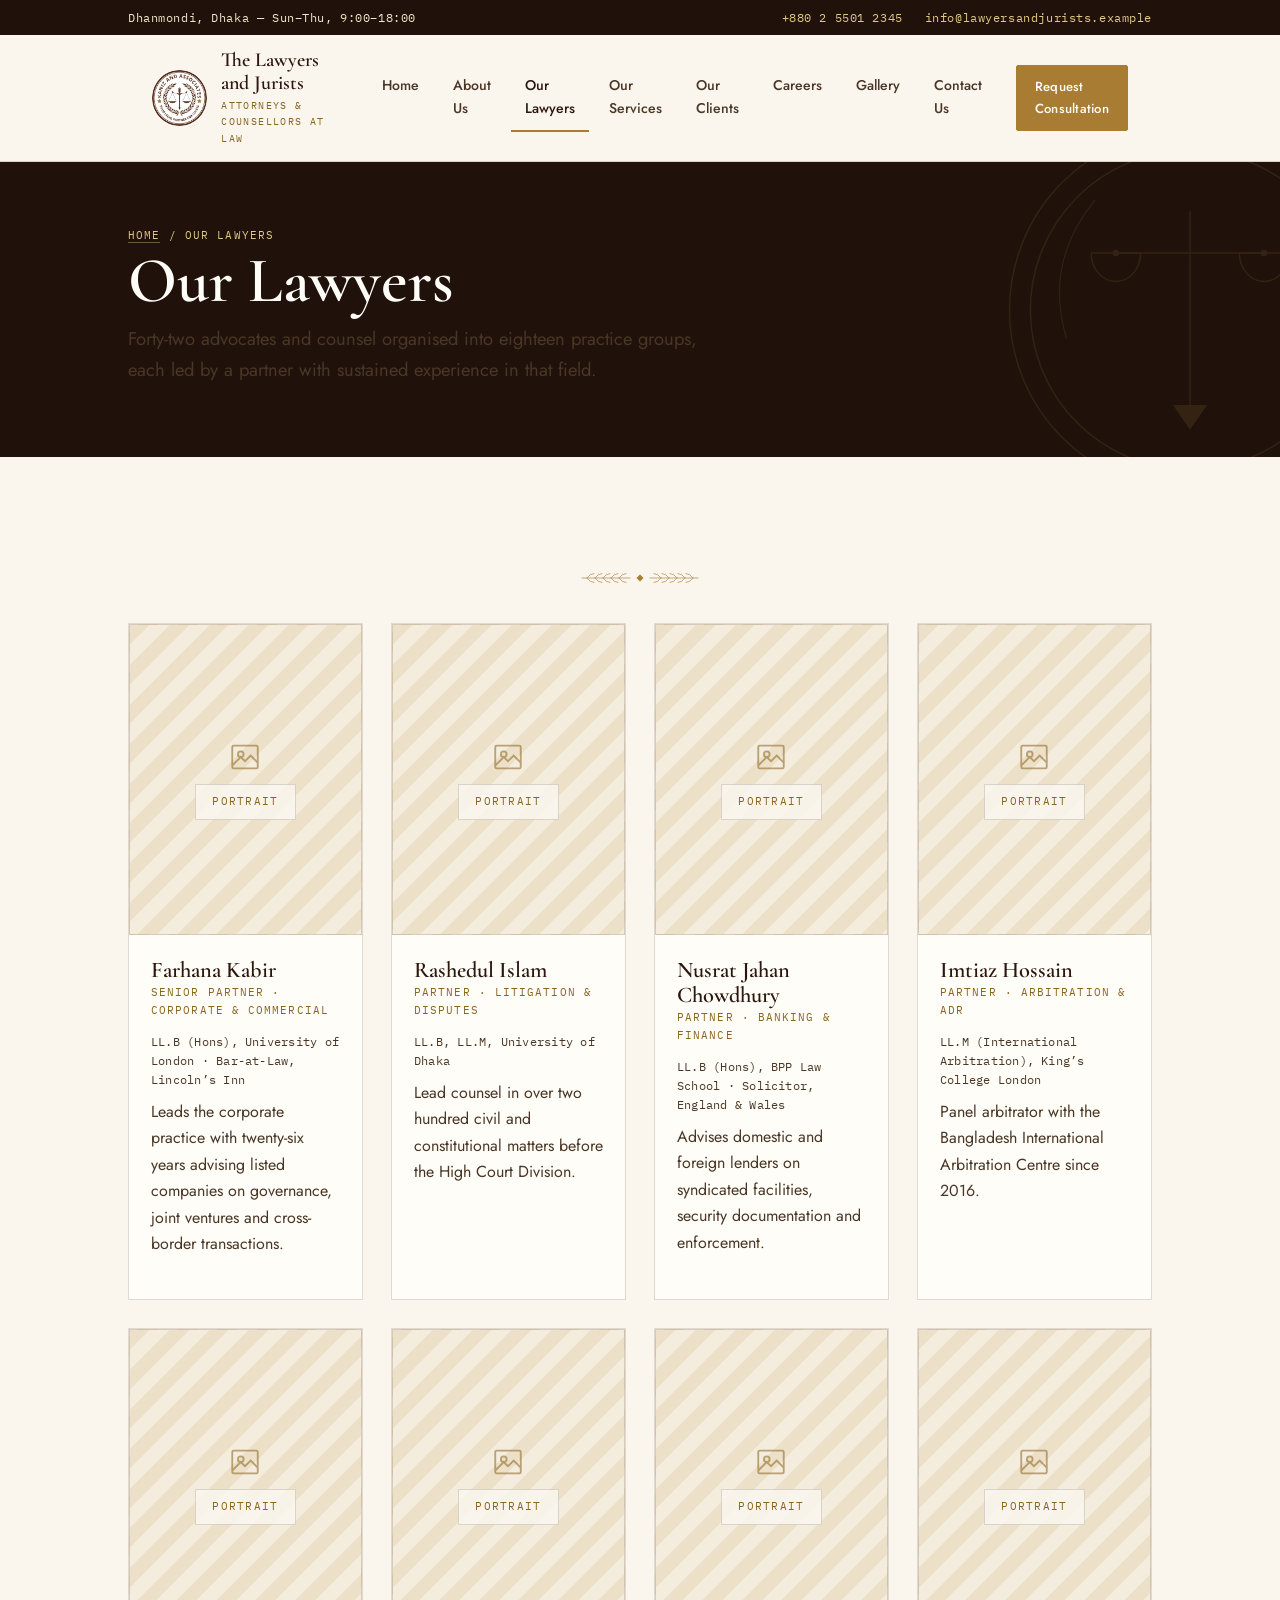
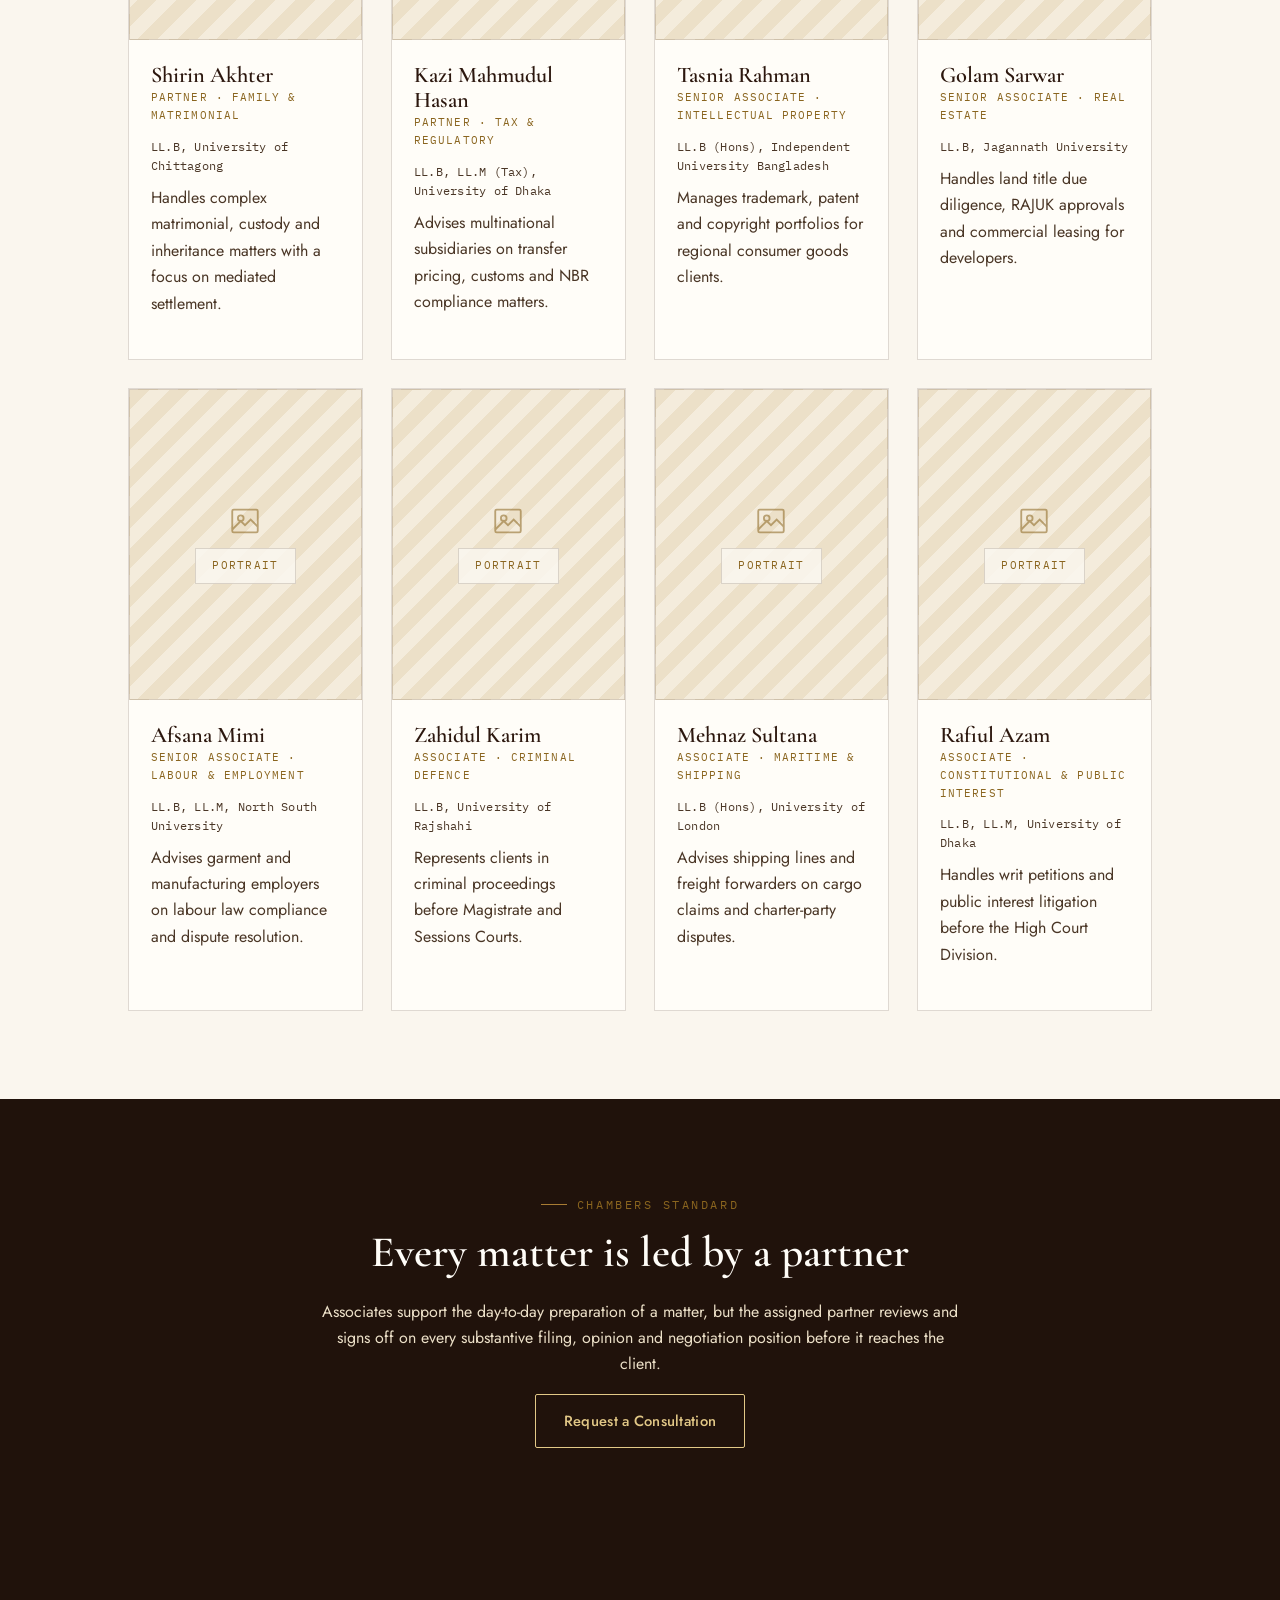
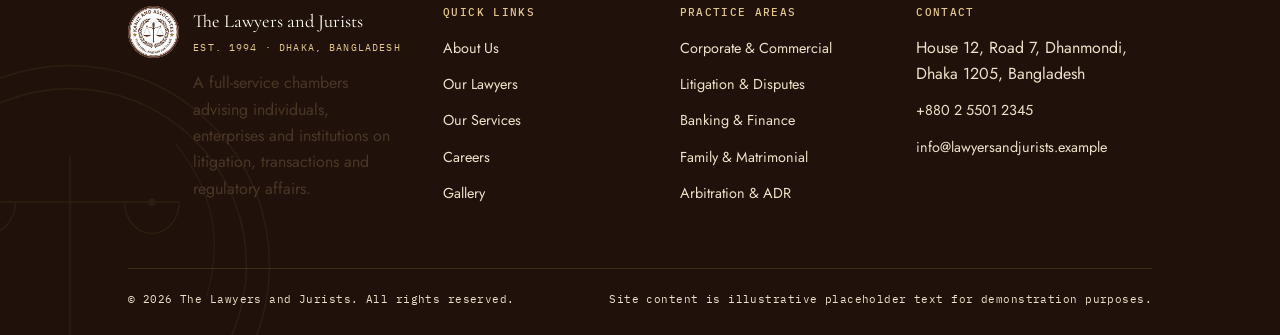
<file: lawyers.html>
<!DOCTYPE html>
<html lang="en">
<head>
<meta charset="UTF-8">
<meta name="viewport" content="width=device-width, initial-scale=1.0">
<title>Our Lawyers | The Lawyers and Jurists</title>
<meta name="description" content="Meet the partners, associates and counsel of The Lawyers and Jurists across eighteen practice areas.">
<link rel="icon" href="assets/logo.jpg">
<link rel="preconnect" href="https://fonts.googleapis.com">
<link rel="preconnect" href="https://fonts.gstatic.com" crossorigin>
<link href="https://fonts.googleapis.com/css2?family=Cormorant+Garamond:ital,wght@0,500;0,600;0,700;1,500&family=Jost:wght@300;400;500;600&family=IBM+Plex+Mono:wght@400;500&display=swap" rel="stylesheet">
<link rel="stylesheet" href="styles.css">
</head>
<body>
  <header class="site-header">
    <div class="header-top">
      <div class="container">
        <span>Dhanmondi, Dhaka &mdash; Sun&ndash;Thu, 9:00&ndash;18:00</span>
        <div class="top-links">
          <a href="tel:+880255012345">+880 2 5501 2345</a>
          <a href="mailto:info@lawyersandjurists.example">info@lawyersandjurists.example</a>
        </div>
      </div>
    </div>
    <div class="header-main container">
      <a class="brand" href="index.html">
        <img src="assets/logo.jpg" alt="The Lawyers and Jurists seal" class="brand-logo">
        <span class="brand-text">
          <span class="brand-name">The Lawyers<br>and Jurists</span>
          <span class="brand-tag">Attorneys &amp; Counsellors at Law</span>
        </span>
      </a>
      <nav class="site-nav" id="siteNav">
        <ul>
<li><a href="index.html">Home</a></li>
<li><a href="about.html">About Us</a></li>
<li><a href="lawyers.html" class="active">Our Lawyers</a></li>
<li><a href="services.html">Our Services</a></li>
<li><a href="clients.html">Our Clients</a></li>
<li><a href="careers.html">Careers</a></li>
<li><a href="gallery.html">Gallery</a></li>
<li><a href="contact.html">Contact Us</a></li>
        </ul>
      </nav>
      <div class="header-cta">
        <a href="contact.html" class="btn btn-primary btn-sm">Request Consultation</a>
        <button class="nav-toggle" id="navToggle" aria-label="Toggle navigation"><span></span></button>
      </div>
    </div>
  </header>


  <section class="page-hero">
    <svg class="hero-seal" viewBox="0 0 400 400" xmlns="http://www.w3.org/2000/svg" fill="none" stroke="currentColor" stroke-width="1.5" aria-hidden="true">
  <circle cx="200" cy="200" r="190"/>
  <circle cx="200" cy="200" r="168"/>
  <line x1="200" y1="96" x2="200" y2="150"/>
  <line x1="200" y1="150" x2="200" y2="300"/>
  <line x1="122" y1="140" x2="278" y2="140"/>
  <circle cx="122" cy="140" r="3.5" fill="currentColor" stroke="none"/>
  <circle cx="278" cy="140" r="3.5" fill="currentColor" stroke="none"/>
  <path d="M96 140 a26 30 0 0 0 52 0 Z"/>
  <path d="M252 140 a26 30 0 0 0 52 0 Z"/>
  <path d="M182 300 h36 l-18 26 Z" fill="currentColor" stroke="none"/>
  <path d="M70 230 Q46 150 100 84" stroke-width="1.1"/>
  <path d="M330 230 Q354 150 300 84" stroke-width="1.1"/>
</svg>
    <div class="container">
      <div class="breadcrumb"><a href="index.html">Home</a> / Our Lawyers</div>
      <h1>Our Lawyers</h1>
      <p class="lede" style="max-width:600px;">Forty-two advocates and counsel organised into eighteen practice groups, each led by a partner with sustained experience in that field.</p>
    </div>
  </section>

  <section>
    <div class="container">
      <div class="laurel-divider"><svg viewBox="0 0 240 34" xmlns="http://www.w3.org/2000/svg">
  <g stroke="currentColor" stroke-width="1.3" fill="none" stroke-linecap="round">
    <path d="M4 17 H100"/>
    <path d="M14 17 q6 -9 14 -9"/><path d="M14 17 q6 9 14 9"/>
    <path d="M30 17 q6 -9 14 -9"/><path d="M30 17 q6 9 14 9"/>
    <path d="M46 17 q6 -9 14 -9"/><path d="M46 17 q6 9 14 9"/>
    <path d="M62 17 q6 -9 14 -9"/><path d="M62 17 q6 9 14 9"/>
    <path d="M78 17 q6 -9 14 -9"/><path d="M78 17 q6 9 14 9"/>
    <path d="M236 17 H140"/>
    <path d="M226 17 q-6 -9 -14 -9"/><path d="M226 17 q-6 9 -14 9"/>
    <path d="M210 17 q-6 -9 -14 -9"/><path d="M210 17 q-6 9 -14 9"/>
    <path d="M194 17 q-6 -9 -14 -9"/><path d="M194 17 q-6 9 -14 9"/>
    <path d="M178 17 q-6 -9 -14 -9"/><path d="M178 17 q-6 9 -14 9"/>
    <path d="M162 17 q-6 -9 -14 -9"/><path d="M162 17 q-6 9 -14 9"/>
  </g>
  <rect x="115" y="12" width="10" height="10" transform="rotate(45 120 17)" fill="currentColor"/>
</svg></div>
      <div class="grid grid-4">
        
        <div class="person-card">
          <div class="placeholder-img portrait">
        <div class="ph-inner">
          <svg viewBox="0 0 24 24" fill="none" stroke="currentColor" stroke-width="1.3"><rect x="3" y="4" width="18" height="16" rx="1"/><circle cx="9" cy="10" r="2"/><path d="M21 16l-5-5-4 4-3-3-6 6"/></svg>
          <span class="ph-label">Portrait</span>
        </div>
      </div>
          <div class="person-body">
            <h3>Farhana Kabir</h3>
            <span class="person-role">Senior Partner &middot; Corporate &amp; Commercial</span>
            <p style="font-family:var(--font-mono);font-size:.72rem;color:var(--ink-soft);letter-spacing:.02em;margin-bottom:10px;">LL.B (Hons), University of London &middot; Bar-at-Law, Lincoln&rsquo;s Inn</p>
            <p>Leads the corporate practice with twenty-six years advising listed companies on governance, joint ventures and cross-border transactions.</p>
          </div>
        </div>
        <div class="person-card">
          <div class="placeholder-img portrait">
        <div class="ph-inner">
          <svg viewBox="0 0 24 24" fill="none" stroke="currentColor" stroke-width="1.3"><rect x="3" y="4" width="18" height="16" rx="1"/><circle cx="9" cy="10" r="2"/><path d="M21 16l-5-5-4 4-3-3-6 6"/></svg>
          <span class="ph-label">Portrait</span>
        </div>
      </div>
          <div class="person-body">
            <h3>Rashedul Islam</h3>
            <span class="person-role">Partner &middot; Litigation &amp; Disputes</span>
            <p style="font-family:var(--font-mono);font-size:.72rem;color:var(--ink-soft);letter-spacing:.02em;margin-bottom:10px;">LL.B, LL.M, University of Dhaka</p>
            <p>Lead counsel in over two hundred civil and constitutional matters before the High Court Division.</p>
          </div>
        </div>
        <div class="person-card">
          <div class="placeholder-img portrait">
        <div class="ph-inner">
          <svg viewBox="0 0 24 24" fill="none" stroke="currentColor" stroke-width="1.3"><rect x="3" y="4" width="18" height="16" rx="1"/><circle cx="9" cy="10" r="2"/><path d="M21 16l-5-5-4 4-3-3-6 6"/></svg>
          <span class="ph-label">Portrait</span>
        </div>
      </div>
          <div class="person-body">
            <h3>Nusrat Jahan Chowdhury</h3>
            <span class="person-role">Partner &middot; Banking &amp; Finance</span>
            <p style="font-family:var(--font-mono);font-size:.72rem;color:var(--ink-soft);letter-spacing:.02em;margin-bottom:10px;">LL.B (Hons), BPP Law School &middot; Solicitor, England &amp; Wales</p>
            <p>Advises domestic and foreign lenders on syndicated facilities, security documentation and enforcement.</p>
          </div>
        </div>
        <div class="person-card">
          <div class="placeholder-img portrait">
        <div class="ph-inner">
          <svg viewBox="0 0 24 24" fill="none" stroke="currentColor" stroke-width="1.3"><rect x="3" y="4" width="18" height="16" rx="1"/><circle cx="9" cy="10" r="2"/><path d="M21 16l-5-5-4 4-3-3-6 6"/></svg>
          <span class="ph-label">Portrait</span>
        </div>
      </div>
          <div class="person-body">
            <h3>Imtiaz Hossain</h3>
            <span class="person-role">Partner &middot; Arbitration &amp; ADR</span>
            <p style="font-family:var(--font-mono);font-size:.72rem;color:var(--ink-soft);letter-spacing:.02em;margin-bottom:10px;">LL.M (International Arbitration), King&rsquo;s College London</p>
            <p>Panel arbitrator with the Bangladesh International Arbitration Centre since 2016.</p>
          </div>
        </div>
        <div class="person-card">
          <div class="placeholder-img portrait">
        <div class="ph-inner">
          <svg viewBox="0 0 24 24" fill="none" stroke="currentColor" stroke-width="1.3"><rect x="3" y="4" width="18" height="16" rx="1"/><circle cx="9" cy="10" r="2"/><path d="M21 16l-5-5-4 4-3-3-6 6"/></svg>
          <span class="ph-label">Portrait</span>
        </div>
      </div>
          <div class="person-body">
            <h3>Shirin Akhter</h3>
            <span class="person-role">Partner &middot; Family &amp; Matrimonial</span>
            <p style="font-family:var(--font-mono);font-size:.72rem;color:var(--ink-soft);letter-spacing:.02em;margin-bottom:10px;">LL.B, University of Chittagong</p>
            <p>Handles complex matrimonial, custody and inheritance matters with a focus on mediated settlement.</p>
          </div>
        </div>
        <div class="person-card">
          <div class="placeholder-img portrait">
        <div class="ph-inner">
          <svg viewBox="0 0 24 24" fill="none" stroke="currentColor" stroke-width="1.3"><rect x="3" y="4" width="18" height="16" rx="1"/><circle cx="9" cy="10" r="2"/><path d="M21 16l-5-5-4 4-3-3-6 6"/></svg>
          <span class="ph-label">Portrait</span>
        </div>
      </div>
          <div class="person-body">
            <h3>Kazi Mahmudul Hasan</h3>
            <span class="person-role">Partner &middot; Tax &amp; Regulatory</span>
            <p style="font-family:var(--font-mono);font-size:.72rem;color:var(--ink-soft);letter-spacing:.02em;margin-bottom:10px;">LL.B, LL.M (Tax), University of Dhaka</p>
            <p>Advises multinational subsidiaries on transfer pricing, customs and NBR compliance matters.</p>
          </div>
        </div>
        <div class="person-card">
          <div class="placeholder-img portrait">
        <div class="ph-inner">
          <svg viewBox="0 0 24 24" fill="none" stroke="currentColor" stroke-width="1.3"><rect x="3" y="4" width="18" height="16" rx="1"/><circle cx="9" cy="10" r="2"/><path d="M21 16l-5-5-4 4-3-3-6 6"/></svg>
          <span class="ph-label">Portrait</span>
        </div>
      </div>
          <div class="person-body">
            <h3>Tasnia Rahman</h3>
            <span class="person-role">Senior Associate &middot; Intellectual Property</span>
            <p style="font-family:var(--font-mono);font-size:.72rem;color:var(--ink-soft);letter-spacing:.02em;margin-bottom:10px;">LL.B (Hons), Independent University Bangladesh</p>
            <p>Manages trademark, patent and copyright portfolios for regional consumer goods clients.</p>
          </div>
        </div>
        <div class="person-card">
          <div class="placeholder-img portrait">
        <div class="ph-inner">
          <svg viewBox="0 0 24 24" fill="none" stroke="currentColor" stroke-width="1.3"><rect x="3" y="4" width="18" height="16" rx="1"/><circle cx="9" cy="10" r="2"/><path d="M21 16l-5-5-4 4-3-3-6 6"/></svg>
          <span class="ph-label">Portrait</span>
        </div>
      </div>
          <div class="person-body">
            <h3>Golam Sarwar</h3>
            <span class="person-role">Senior Associate &middot; Real Estate</span>
            <p style="font-family:var(--font-mono);font-size:.72rem;color:var(--ink-soft);letter-spacing:.02em;margin-bottom:10px;">LL.B, Jagannath University</p>
            <p>Handles land title due diligence, RAJUK approvals and commercial leasing for developers.</p>
          </div>
        </div>
        <div class="person-card">
          <div class="placeholder-img portrait">
        <div class="ph-inner">
          <svg viewBox="0 0 24 24" fill="none" stroke="currentColor" stroke-width="1.3"><rect x="3" y="4" width="18" height="16" rx="1"/><circle cx="9" cy="10" r="2"/><path d="M21 16l-5-5-4 4-3-3-6 6"/></svg>
          <span class="ph-label">Portrait</span>
        </div>
      </div>
          <div class="person-body">
            <h3>Afsana Mimi</h3>
            <span class="person-role">Senior Associate &middot; Labour &amp; Employment</span>
            <p style="font-family:var(--font-mono);font-size:.72rem;color:var(--ink-soft);letter-spacing:.02em;margin-bottom:10px;">LL.B, LL.M, North South University</p>
            <p>Advises garment and manufacturing employers on labour law compliance and dispute resolution.</p>
          </div>
        </div>
        <div class="person-card">
          <div class="placeholder-img portrait">
        <div class="ph-inner">
          <svg viewBox="0 0 24 24" fill="none" stroke="currentColor" stroke-width="1.3"><rect x="3" y="4" width="18" height="16" rx="1"/><circle cx="9" cy="10" r="2"/><path d="M21 16l-5-5-4 4-3-3-6 6"/></svg>
          <span class="ph-label">Portrait</span>
        </div>
      </div>
          <div class="person-body">
            <h3>Zahidul Karim</h3>
            <span class="person-role">Associate &middot; Criminal Defence</span>
            <p style="font-family:var(--font-mono);font-size:.72rem;color:var(--ink-soft);letter-spacing:.02em;margin-bottom:10px;">LL.B, University of Rajshahi</p>
            <p>Represents clients in criminal proceedings before Magistrate and Sessions Courts.</p>
          </div>
        </div>
        <div class="person-card">
          <div class="placeholder-img portrait">
        <div class="ph-inner">
          <svg viewBox="0 0 24 24" fill="none" stroke="currentColor" stroke-width="1.3"><rect x="3" y="4" width="18" height="16" rx="1"/><circle cx="9" cy="10" r="2"/><path d="M21 16l-5-5-4 4-3-3-6 6"/></svg>
          <span class="ph-label">Portrait</span>
        </div>
      </div>
          <div class="person-body">
            <h3>Mehnaz Sultana</h3>
            <span class="person-role">Associate &middot; Maritime &amp; Shipping</span>
            <p style="font-family:var(--font-mono);font-size:.72rem;color:var(--ink-soft);letter-spacing:.02em;margin-bottom:10px;">LL.B (Hons), University of London</p>
            <p>Advises shipping lines and freight forwarders on cargo claims and charter-party disputes.</p>
          </div>
        </div>
        <div class="person-card">
          <div class="placeholder-img portrait">
        <div class="ph-inner">
          <svg viewBox="0 0 24 24" fill="none" stroke="currentColor" stroke-width="1.3"><rect x="3" y="4" width="18" height="16" rx="1"/><circle cx="9" cy="10" r="2"/><path d="M21 16l-5-5-4 4-3-3-6 6"/></svg>
          <span class="ph-label">Portrait</span>
        </div>
      </div>
          <div class="person-body">
            <h3>Rafiul Azam</h3>
            <span class="person-role">Associate &middot; Constitutional &amp; Public Interest</span>
            <p style="font-family:var(--font-mono);font-size:.72rem;color:var(--ink-soft);letter-spacing:.02em;margin-bottom:10px;">LL.B, LL.M, University of Dhaka</p>
            <p>Handles writ petitions and public interest litigation before the High Court Division.</p>
          </div>
        </div>
      </div>
    </div>
  </section>

  <section class="section-dark">
    <div class="container center" style="max-width:640px;">
      <div class="eyebrow center">Chambers Standard</div>
      <h2>Every matter is led by a partner</h2>
      <p>Associates support the day-to-day preparation of a matter, but the assigned partner reviews and signs off on every substantive filing, opinion and negotiation position before it reaches the client.</p>
      <a href="contact.html" class="btn btn-outline on-dark">Request a Consultation</a>
    </div>
  </section>

  <footer class="site-footer">
    <svg class="footer-seal" viewBox="0 0 400 400" xmlns="http://www.w3.org/2000/svg" fill="none" stroke="currentColor" stroke-width="1.5" aria-hidden="true">
  <circle cx="200" cy="200" r="190"/>
  <circle cx="200" cy="200" r="168"/>
  <line x1="200" y1="96" x2="200" y2="150"/>
  <line x1="200" y1="150" x2="200" y2="300"/>
  <line x1="122" y1="140" x2="278" y2="140"/>
  <circle cx="122" cy="140" r="3.5" fill="currentColor" stroke="none"/>
  <circle cx="278" cy="140" r="3.5" fill="currentColor" stroke="none"/>
  <path d="M96 140 a26 30 0 0 0 52 0 Z"/>
  <path d="M252 140 a26 30 0 0 0 52 0 Z"/>
  <path d="M182 300 h36 l-18 26 Z" fill="currentColor" stroke="none"/>
  <path d="M70 230 Q46 150 100 84" stroke-width="1.1"/>
  <path d="M330 230 Q354 150 300 84" stroke-width="1.1"/>
</svg>
    <div class="container">
      <div class="footer-grid">
        <div class="footer-brand">
          <img src="assets/logo.jpg" alt="The Lawyers and Jurists seal">
          <div>
            <div class="fb-name">The Lawyers and Jurists</div>
            <div class="fb-tag">Est. 1994 &middot; Dhaka, Bangladesh</div>
            <p style="margin-top:14px;max-width:260px;">A full-service chambers advising individuals, enterprises and institutions on litigation, transactions and regulatory affairs.</p>
          </div>
        </div>
        <div class="footer-col">
          <h4>Quick Links</h4>
          <ul>
            <li><a href="about.html">About Us</a></li>
            <li><a href="lawyers.html">Our Lawyers</a></li>
            <li><a href="services.html">Our Services</a></li>
            <li><a href="careers.html">Careers</a></li>
            <li><a href="gallery.html">Gallery</a></li>
          </ul>
        </div>
        <div class="footer-col">
          <h4>Practice Areas</h4>
          <ul>
            <li><a href="services.html">Corporate &amp; Commercial</a></li>
            <li><a href="services.html">Litigation &amp; Disputes</a></li>
            <li><a href="services.html">Banking &amp; Finance</a></li>
            <li><a href="services.html">Family &amp; Matrimonial</a></li>
            <li><a href="services.html">Arbitration &amp; ADR</a></li>
          </ul>
        </div>
        <div class="footer-col">
          <h4>Contact</h4>
          <ul>
            <li>House 12, Road 7, Dhanmondi, Dhaka 1205, Bangladesh</li>
            <li><a href="tel:+880255012345">+880 2 5501 2345</a></li>
            <li><a href="mailto:info@lawyersandjurists.example">info@lawyersandjurists.example</a></li>
          </ul>
        </div>
      </div>
      <div class="footer-bottom">
        <span>&copy; 2026 The Lawyers and Jurists. All rights reserved.</span>
        <span>Site content is illustrative placeholder text for demonstration purposes.</span>
      </div>
    </div>
  </footer>

<script src="script.js"></script>
</body>
</html>
</file>
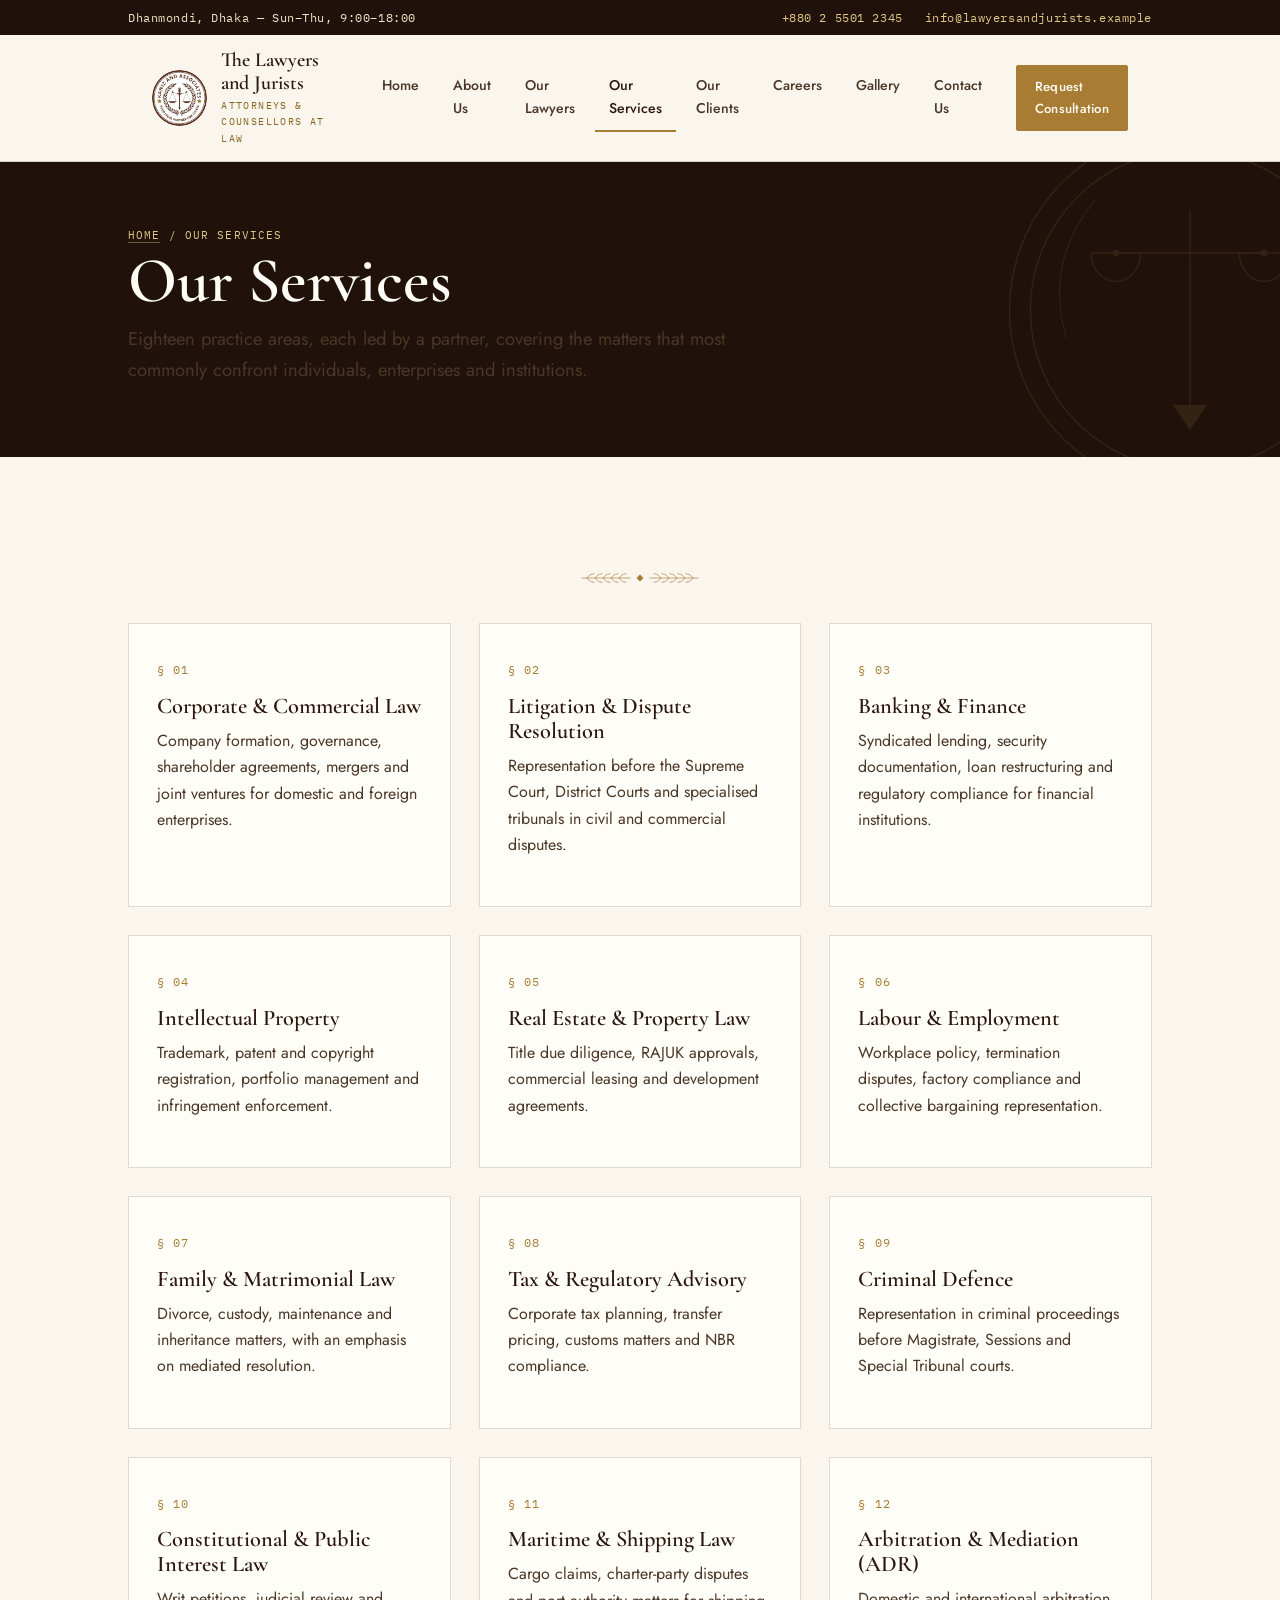
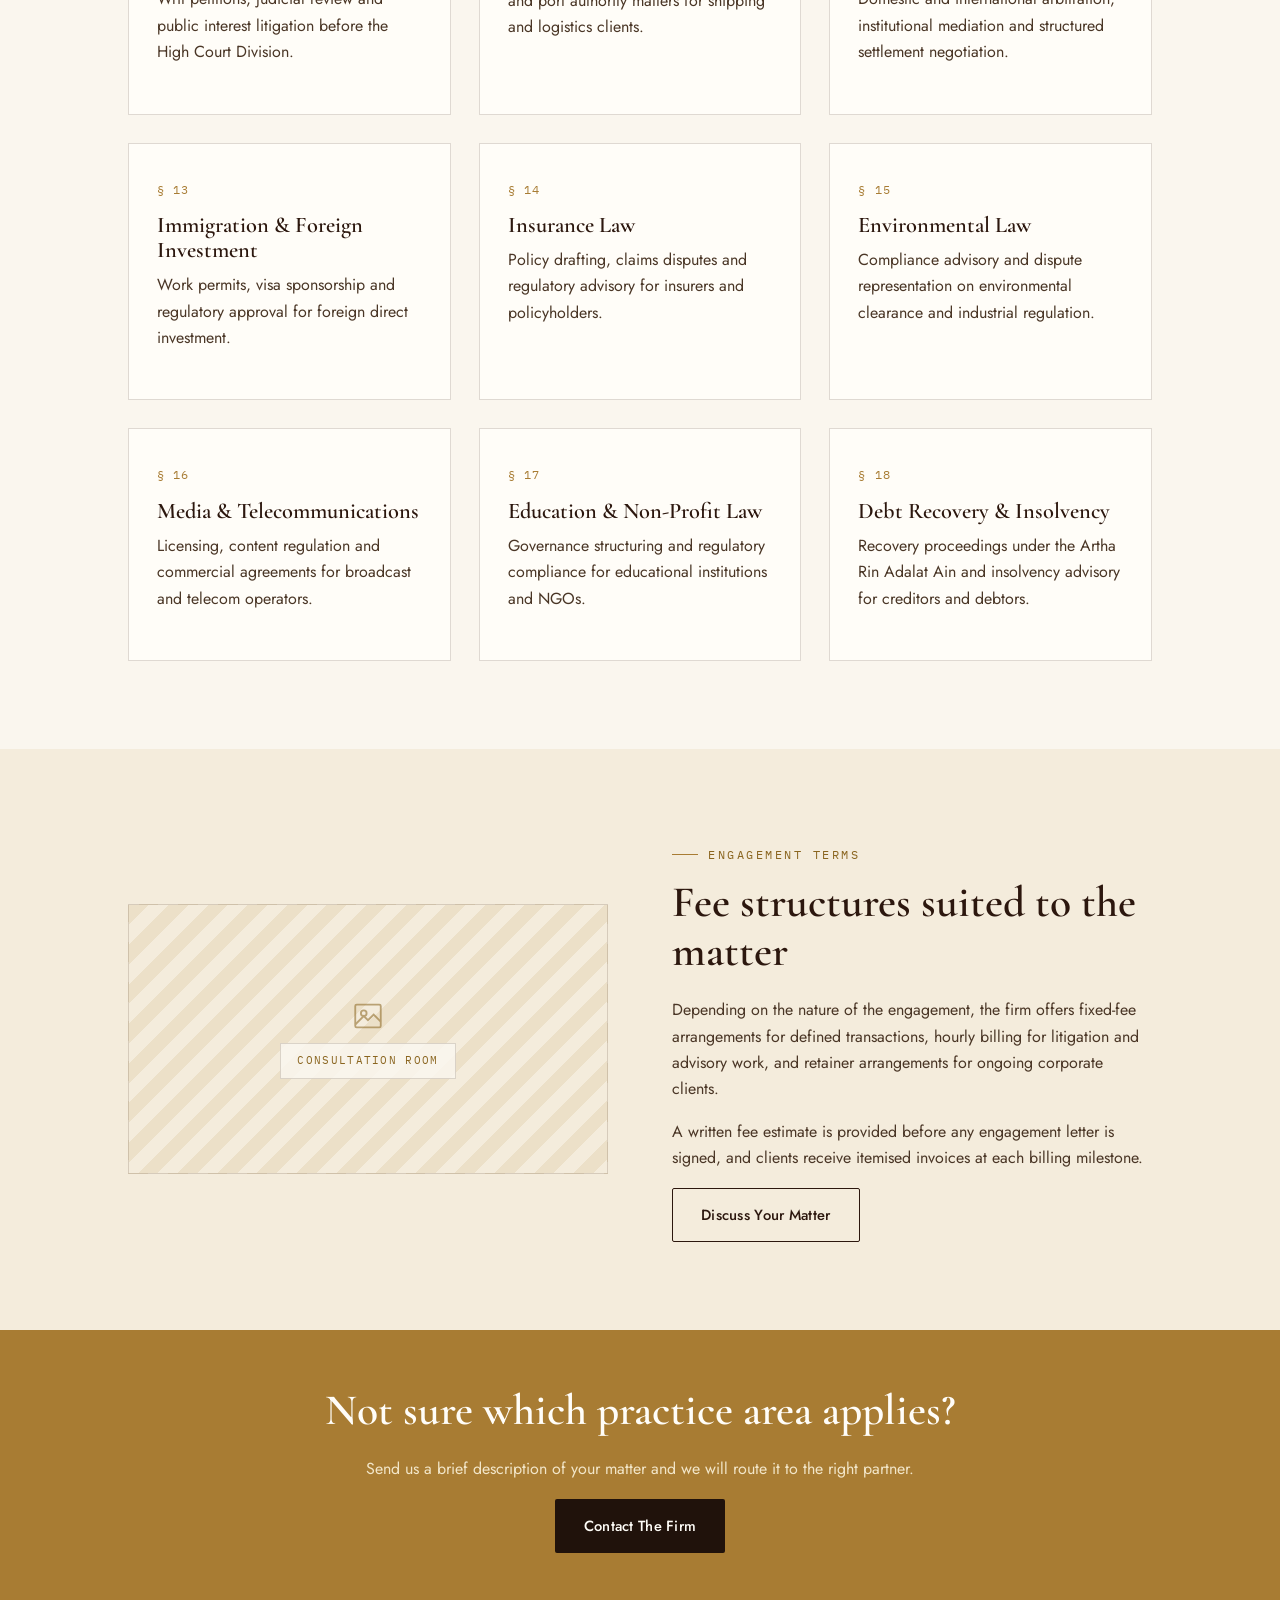
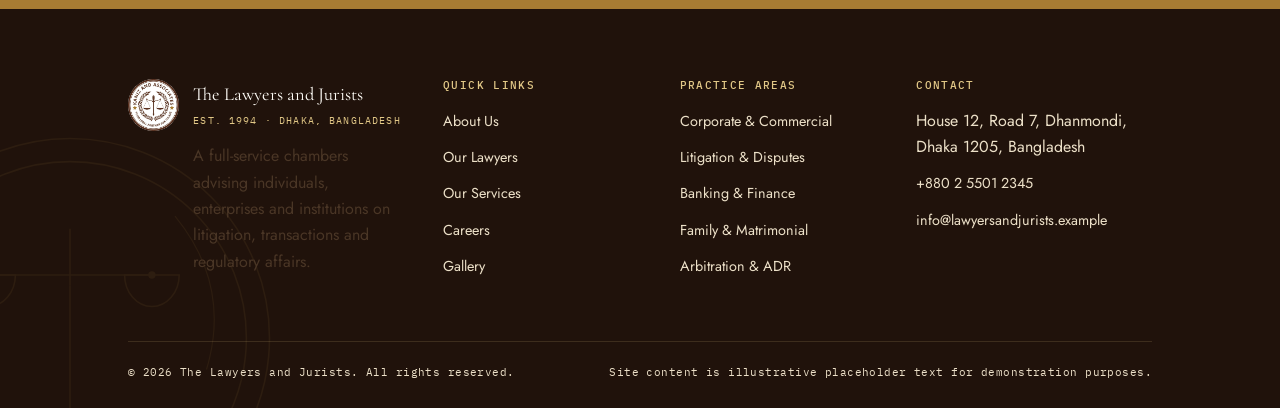
<file: services.html>
<!DOCTYPE html>
<html lang="en">
<head>
<meta charset="UTF-8">
<meta name="viewport" content="width=device-width, initial-scale=1.0">
<title>Our Services | The Lawyers and Jurists</title>
<meta name="description" content="Explore the eighteen practice areas offered by The Lawyers and Jurists, from corporate law to arbitration.">
<link rel="icon" href="assets/logo.jpg">
<link rel="preconnect" href="https://fonts.googleapis.com">
<link rel="preconnect" href="https://fonts.gstatic.com" crossorigin>
<link href="https://fonts.googleapis.com/css2?family=Cormorant+Garamond:ital,wght@0,500;0,600;0,700;1,500&family=Jost:wght@300;400;500;600&family=IBM+Plex+Mono:wght@400;500&display=swap" rel="stylesheet">
<link rel="stylesheet" href="styles.css">
</head>
<body>
  <header class="site-header">
    <div class="header-top">
      <div class="container">
        <span>Dhanmondi, Dhaka &mdash; Sun&ndash;Thu, 9:00&ndash;18:00</span>
        <div class="top-links">
          <a href="tel:+880255012345">+880 2 5501 2345</a>
          <a href="mailto:info@lawyersandjurists.example">info@lawyersandjurists.example</a>
        </div>
      </div>
    </div>
    <div class="header-main container">
      <a class="brand" href="index.html">
        <img src="assets/logo.jpg" alt="The Lawyers and Jurists seal" class="brand-logo">
        <span class="brand-text">
          <span class="brand-name">The Lawyers<br>and Jurists</span>
          <span class="brand-tag">Attorneys &amp; Counsellors at Law</span>
        </span>
      </a>
      <nav class="site-nav" id="siteNav">
        <ul>
<li><a href="index.html">Home</a></li>
<li><a href="about.html">About Us</a></li>
<li><a href="lawyers.html">Our Lawyers</a></li>
<li><a href="services.html" class="active">Our Services</a></li>
<li><a href="clients.html">Our Clients</a></li>
<li><a href="careers.html">Careers</a></li>
<li><a href="gallery.html">Gallery</a></li>
<li><a href="contact.html">Contact Us</a></li>
        </ul>
      </nav>
      <div class="header-cta">
        <a href="contact.html" class="btn btn-primary btn-sm">Request Consultation</a>
        <button class="nav-toggle" id="navToggle" aria-label="Toggle navigation"><span></span></button>
      </div>
    </div>
  </header>


  <section class="page-hero">
    <svg class="hero-seal" viewBox="0 0 400 400" xmlns="http://www.w3.org/2000/svg" fill="none" stroke="currentColor" stroke-width="1.5" aria-hidden="true">
  <circle cx="200" cy="200" r="190"/>
  <circle cx="200" cy="200" r="168"/>
  <line x1="200" y1="96" x2="200" y2="150"/>
  <line x1="200" y1="150" x2="200" y2="300"/>
  <line x1="122" y1="140" x2="278" y2="140"/>
  <circle cx="122" cy="140" r="3.5" fill="currentColor" stroke="none"/>
  <circle cx="278" cy="140" r="3.5" fill="currentColor" stroke="none"/>
  <path d="M96 140 a26 30 0 0 0 52 0 Z"/>
  <path d="M252 140 a26 30 0 0 0 52 0 Z"/>
  <path d="M182 300 h36 l-18 26 Z" fill="currentColor" stroke="none"/>
  <path d="M70 230 Q46 150 100 84" stroke-width="1.1"/>
  <path d="M330 230 Q354 150 300 84" stroke-width="1.1"/>
</svg>
    <div class="container">
      <div class="breadcrumb"><a href="index.html">Home</a> / Our Services</div>
      <h1>Our Services</h1>
      <p class="lede" style="max-width:600px;">Eighteen practice areas, each led by a partner, covering the matters that most commonly confront individuals, enterprises and institutions.</p>
    </div>
  </section>

  <section>
    <div class="container">
      <div class="laurel-divider"><svg viewBox="0 0 240 34" xmlns="http://www.w3.org/2000/svg">
  <g stroke="currentColor" stroke-width="1.3" fill="none" stroke-linecap="round">
    <path d="M4 17 H100"/>
    <path d="M14 17 q6 -9 14 -9"/><path d="M14 17 q6 9 14 9"/>
    <path d="M30 17 q6 -9 14 -9"/><path d="M30 17 q6 9 14 9"/>
    <path d="M46 17 q6 -9 14 -9"/><path d="M46 17 q6 9 14 9"/>
    <path d="M62 17 q6 -9 14 -9"/><path d="M62 17 q6 9 14 9"/>
    <path d="M78 17 q6 -9 14 -9"/><path d="M78 17 q6 9 14 9"/>
    <path d="M236 17 H140"/>
    <path d="M226 17 q-6 -9 -14 -9"/><path d="M226 17 q-6 9 -14 9"/>
    <path d="M210 17 q-6 -9 -14 -9"/><path d="M210 17 q-6 9 -14 9"/>
    <path d="M194 17 q-6 -9 -14 -9"/><path d="M194 17 q-6 9 -14 9"/>
    <path d="M178 17 q-6 -9 -14 -9"/><path d="M178 17 q-6 9 -14 9"/>
    <path d="M162 17 q-6 -9 -14 -9"/><path d="M162 17 q-6 9 -14 9"/>
  </g>
  <rect x="115" y="12" width="10" height="10" transform="rotate(45 120 17)" fill="currentColor"/>
</svg></div>
      <div class="grid grid-3">
        
        <div class="service-card">
          <span class="num">&sect; 01</span>
          <h3>Corporate & Commercial Law</h3>
          <p>Company formation, governance, shareholder agreements, mergers and joint ventures for domestic and foreign enterprises.</p>
        </div>
        <div class="service-card">
          <span class="num">&sect; 02</span>
          <h3>Litigation & Dispute Resolution</h3>
          <p>Representation before the Supreme Court, District Courts and specialised tribunals in civil and commercial disputes.</p>
        </div>
        <div class="service-card">
          <span class="num">&sect; 03</span>
          <h3>Banking & Finance</h3>
          <p>Syndicated lending, security documentation, loan restructuring and regulatory compliance for financial institutions.</p>
        </div>
        <div class="service-card">
          <span class="num">&sect; 04</span>
          <h3>Intellectual Property</h3>
          <p>Trademark, patent and copyright registration, portfolio management and infringement enforcement.</p>
        </div>
        <div class="service-card">
          <span class="num">&sect; 05</span>
          <h3>Real Estate & Property Law</h3>
          <p>Title due diligence, RAJUK approvals, commercial leasing and development agreements.</p>
        </div>
        <div class="service-card">
          <span class="num">&sect; 06</span>
          <h3>Labour & Employment</h3>
          <p>Workplace policy, termination disputes, factory compliance and collective bargaining representation.</p>
        </div>
        <div class="service-card">
          <span class="num">&sect; 07</span>
          <h3>Family & Matrimonial Law</h3>
          <p>Divorce, custody, maintenance and inheritance matters, with an emphasis on mediated resolution.</p>
        </div>
        <div class="service-card">
          <span class="num">&sect; 08</span>
          <h3>Tax & Regulatory Advisory</h3>
          <p>Corporate tax planning, transfer pricing, customs matters and NBR compliance.</p>
        </div>
        <div class="service-card">
          <span class="num">&sect; 09</span>
          <h3>Criminal Defence</h3>
          <p>Representation in criminal proceedings before Magistrate, Sessions and Special Tribunal courts.</p>
        </div>
        <div class="service-card">
          <span class="num">&sect; 10</span>
          <h3>Constitutional & Public Interest Law</h3>
          <p>Writ petitions, judicial review and public interest litigation before the High Court Division.</p>
        </div>
        <div class="service-card">
          <span class="num">&sect; 11</span>
          <h3>Maritime & Shipping Law</h3>
          <p>Cargo claims, charter-party disputes and port authority matters for shipping and logistics clients.</p>
        </div>
        <div class="service-card">
          <span class="num">&sect; 12</span>
          <h3>Arbitration & Mediation (ADR)</h3>
          <p>Domestic and international arbitration, institutional mediation and structured settlement negotiation.</p>
        </div>
        <div class="service-card">
          <span class="num">&sect; 13</span>
          <h3>Immigration & Foreign Investment</h3>
          <p>Work permits, visa sponsorship and regulatory approval for foreign direct investment.</p>
        </div>
        <div class="service-card">
          <span class="num">&sect; 14</span>
          <h3>Insurance Law</h3>
          <p>Policy drafting, claims disputes and regulatory advisory for insurers and policyholders.</p>
        </div>
        <div class="service-card">
          <span class="num">&sect; 15</span>
          <h3>Environmental Law</h3>
          <p>Compliance advisory and dispute representation on environmental clearance and industrial regulation.</p>
        </div>
        <div class="service-card">
          <span class="num">&sect; 16</span>
          <h3>Media & Telecommunications</h3>
          <p>Licensing, content regulation and commercial agreements for broadcast and telecom operators.</p>
        </div>
        <div class="service-card">
          <span class="num">&sect; 17</span>
          <h3>Education & Non-Profit Law</h3>
          <p>Governance structuring and regulatory compliance for educational institutions and NGOs.</p>
        </div>
        <div class="service-card">
          <span class="num">&sect; 18</span>
          <h3>Debt Recovery & Insolvency</h3>
          <p>Recovery proceedings under the Artha Rin Adalat Ain and insolvency advisory for creditors and debtors.</p>
        </div>
      </div>
    </div>
  </section>

  <section class="section-alt">
    <div class="container grid grid-2" style="align-items:center;gap:64px;">
      <div>
        <div class="placeholder-img wide">
        <div class="ph-inner">
          <svg viewBox="0 0 24 24" fill="none" stroke="currentColor" stroke-width="1.3"><rect x="3" y="4" width="18" height="16" rx="1"/><circle cx="9" cy="10" r="2"/><path d="M21 16l-5-5-4 4-3-3-6 6"/></svg>
          <span class="ph-label">Consultation Room</span>
        </div>
      </div>
      </div>
      <div>
        <div class="eyebrow">Engagement Terms</div>
        <h2>Fee structures suited to the matter</h2>
        <p>Depending on the nature of the engagement, the firm offers fixed-fee arrangements for defined transactions, hourly billing for litigation and advisory work, and retainer arrangements for ongoing corporate clients.</p>
        <p>A written fee estimate is provided before any engagement letter is signed, and clients receive itemised invoices at each billing milestone.</p>
        <a href="contact.html" class="btn btn-outline">Discuss Your Matter</a>
      </div>
    </div>
  </section>

  <section class="cta-band">
    <div class="container">
      <h2>Not sure which practice area applies?</h2>
      <p>Send us a brief description of your matter and we will route it to the right partner.</p>
      <a href="contact.html" class="btn" style="background:var(--brown-950);color:var(--white);">Contact The Firm</a>
    </div>
  </section>

  <footer class="site-footer">
    <svg class="footer-seal" viewBox="0 0 400 400" xmlns="http://www.w3.org/2000/svg" fill="none" stroke="currentColor" stroke-width="1.5" aria-hidden="true">
  <circle cx="200" cy="200" r="190"/>
  <circle cx="200" cy="200" r="168"/>
  <line x1="200" y1="96" x2="200" y2="150"/>
  <line x1="200" y1="150" x2="200" y2="300"/>
  <line x1="122" y1="140" x2="278" y2="140"/>
  <circle cx="122" cy="140" r="3.5" fill="currentColor" stroke="none"/>
  <circle cx="278" cy="140" r="3.5" fill="currentColor" stroke="none"/>
  <path d="M96 140 a26 30 0 0 0 52 0 Z"/>
  <path d="M252 140 a26 30 0 0 0 52 0 Z"/>
  <path d="M182 300 h36 l-18 26 Z" fill="currentColor" stroke="none"/>
  <path d="M70 230 Q46 150 100 84" stroke-width="1.1"/>
  <path d="M330 230 Q354 150 300 84" stroke-width="1.1"/>
</svg>
    <div class="container">
      <div class="footer-grid">
        <div class="footer-brand">
          <img src="assets/logo.jpg" alt="The Lawyers and Jurists seal">
          <div>
            <div class="fb-name">The Lawyers and Jurists</div>
            <div class="fb-tag">Est. 1994 &middot; Dhaka, Bangladesh</div>
            <p style="margin-top:14px;max-width:260px;">A full-service chambers advising individuals, enterprises and institutions on litigation, transactions and regulatory affairs.</p>
          </div>
        </div>
        <div class="footer-col">
          <h4>Quick Links</h4>
          <ul>
            <li><a href="about.html">About Us</a></li>
            <li><a href="lawyers.html">Our Lawyers</a></li>
            <li><a href="services.html">Our Services</a></li>
            <li><a href="careers.html">Careers</a></li>
            <li><a href="gallery.html">Gallery</a></li>
          </ul>
        </div>
        <div class="footer-col">
          <h4>Practice Areas</h4>
          <ul>
            <li><a href="services.html">Corporate &amp; Commercial</a></li>
            <li><a href="services.html">Litigation &amp; Disputes</a></li>
            <li><a href="services.html">Banking &amp; Finance</a></li>
            <li><a href="services.html">Family &amp; Matrimonial</a></li>
            <li><a href="services.html">Arbitration &amp; ADR</a></li>
          </ul>
        </div>
        <div class="footer-col">
          <h4>Contact</h4>
          <ul>
            <li>House 12, Road 7, Dhanmondi, Dhaka 1205, Bangladesh</li>
            <li><a href="tel:+880255012345">+880 2 5501 2345</a></li>
            <li><a href="mailto:info@lawyersandjurists.example">info@lawyersandjurists.example</a></li>
          </ul>
        </div>
      </div>
      <div class="footer-bottom">
        <span>&copy; 2026 The Lawyers and Jurists. All rights reserved.</span>
        <span>Site content is illustrative placeholder text for demonstration purposes.</span>
      </div>
    </div>
  </footer>

<script src="script.js"></script>
</body>
</html>
</file>
<file: styles.css>
/* ============================================================
   THE LAWYERS AND JURISTS — shared stylesheet
   Palette derived from firm seal: deep brown + antique gold on ivory
   ============================================================ */

:root{
  --brown-950:#20120b;
  --brown-900:#2c170e;
  --brown-800:#3c2012;
  --brown-700:#4d2914;
  --brown-600:#623621;
  --brown-500:#7a4a2e;
  --gold-700:#8a651f;
  --gold-600:#a87c33;
  --gold-500:#c29a49;
  --gold-300:#e2c887;
  --gold-100:#f2e6c9;
  --cream-50:#faf6ee;
  --cream-100:#f4ecdc;
  --cream-200:#ece0c8;
  --ink:#241209;
  --ink-soft:#4a3626;
  --white:#fffdf8;
  --line: rgba(60,32,18,0.16);
  --shadow: 0 18px 40px -18px rgba(32,18,11,0.35);

  --font-display: "Cormorant Garamond", "Times New Roman", serif;
  --font-body: "Jost", "Segoe UI", sans-serif;
  --font-mono: "IBM Plex Mono", monospace;
}

*,*::before,*::after{ box-sizing:border-box; }
html{ scroll-behavior:smooth; }
body{
  margin:0;
  background:var(--cream-50);
  color:var(--ink);
  font-family:var(--font-body);
  font-size:16px;
  line-height:1.65;
  -webkit-font-smoothing:antialiased;
}
img{ max-width:100%; display:block; }
a{ color:inherit; text-decoration:none; }
ul{ margin:0; padding:0; list-style:none; }
h1,h2,h3,h4{
  font-family:var(--font-display);
  font-weight:600;
  color:var(--brown-900);
  line-height:1.12;
  margin:0 0 .5em;
}
h1{ font-size:clamp(2.6rem,5vw,4.4rem); font-weight:600; }
h2{ font-size:clamp(1.9rem,3.4vw,2.9rem); }
h3{ font-size:1.4rem; }
p{ margin:0 0 1em; color:var(--ink-soft); }
.container{ width:100%; max-width:80vw; margin:0 auto; padding:0 0px; }

/* ---------- utility text ---------- */
.eyebrow{
  display:inline-flex; align-items:center; gap:10px;
  font-family:var(--font-mono);
  font-size:.72rem;
  letter-spacing:.22em;
  text-transform:uppercase;
  color:var(--gold-700);
  margin-bottom:14px;
}
.eyebrow::before{ content:""; width:26px; height:1px; background:var(--gold-600); display:inline-block; }
.lede{ font-size:1.15rem; max-width:640px; }
.center{ text-align:center; margin-left:auto; margin-right:auto; }

/* ---------- laurel divider (signature motif) ---------- */
.laurel-divider{
  display:flex; align-items:center; justify-content:center; gap:14px;
  margin:22px 0 34px;
  color:var(--gold-600);
}
.laurel-divider svg{ width:120px; height:22px; }
.laurel-divider.light{ color:var(--gold-300); }

/* ---------- buttons ---------- */
.btn{
  display:inline-flex; align-items:center; gap:10px;
  font-family:var(--font-body); font-weight:500; font-size:.92rem;
  letter-spacing:.02em;
  padding:14px 28px;
  border-radius:2px;
  border:1px solid transparent;
  cursor:pointer;
  transition:all .25s ease;
}
.btn-primary{ background:var(--gold-600); color:var(--white); border-color:var(--gold-600); }
.btn-primary:hover{ background:var(--gold-700); border-color:var(--gold-700); }
.btn-outline{ background:transparent; color:var(--brown-900); border-color:var(--brown-900); }
.btn-outline:hover{ background:var(--brown-900); color:var(--white); }
.btn-outline.on-dark{ color:var(--gold-300); border-color:var(--gold-300); }
.btn-outline.on-dark:hover{ background:var(--gold-300); color:var(--brown-950); }
.btn-sm{ padding:10px 18px; font-size:.82rem; }

/* ---------- header ---------- */
.header-top{
  background:var(--brown-950);
  color:var(--gold-100);
  font-family:var(--font-mono);
  font-size:.72rem;
  letter-spacing:.05em;
}
.header-top .container{
  display:flex; justify-content:space-between; align-items:center;
  padding-top:8px; padding-bottom:8px;
  flex-wrap:wrap; gap:6px;
}
.header-top a{ color:var(--gold-300); }
.header-top .top-links{ display:flex; gap:22px; }

.site-header{
  background:var(--cream-50);
  position:sticky; top:0; z-index:50;
  border-bottom:1px solid var(--line);
}
.header-main{
  display:flex; align-items:center; justify-content:space-between;
  padding:14px 24px; gap:20px;
}
.brand{ display:flex; align-items:center; gap:14px; }
.brand-logo{ width:56px; height:56px; border-radius:50%; object-fit:cover; }
.brand-name{
  display:block; font-family:var(--font-display); font-weight:600;
  font-size:1.25rem; color:var(--brown-900); line-height:1.15;
}
.brand-tag{
  display:block; font-family:var(--font-mono); font-size:.62rem;
  letter-spacing:.14em; text-transform:uppercase; color:var(--gold-700);
  margin-top:3px;
}
.site-nav ul{ display:flex; gap:6px; }
.site-nav a{
  display:block; padding:10px 14px;
  font-size:.88rem; font-weight:500; color:var(--ink-soft);
  border-bottom:2px solid transparent;
}
.site-nav a:hover, .site-nav a.active{ color:var(--brown-900); border-color:var(--gold-600); }
.header-cta{ display:flex; align-items:center; gap:14px; }
.nav-toggle{
  display:none; background:none; border:1px solid var(--line); border-radius:2px;
  width:44px; height:40px; cursor:pointer; position:relative;
}
.nav-toggle span, .nav-toggle span::before, .nav-toggle span::after{
  content:""; position:absolute; left:10px; right:10px; height:2px; background:var(--brown-900);
}
.nav-toggle span{ top:19px; }
.nav-toggle span::before{ top:-7px; }
.nav-toggle span::after{ top:7px; }

/* ---------- hero (seal watermark signature) ---------- */
.hero{
  position:relative; overflow:hidden;
  background:var(--brown-950);
  color:var(--cream-100);
  padding:96px 0 88px;
}
.hero-seal{
  position:absolute; right:-120px; top:50%; transform:translateY(-50%);
  width:520px; height:520px; opacity:.14; pointer-events:none; color:var(--gold-500);
}
.hero-inner{ position:relative; max-width:680px; }
.hero h1{ color:var(--white); }
.hero .lede{ color:var(--gold-100); }
.hero-actions{ display:flex; gap:16px; margin-top:30px; flex-wrap:wrap; }
.hero-stats{
  position:relative; margin-top:64px;
  display:grid; grid-template-columns:repeat(4,1fr); gap:1px;
  background:rgba(226,200,135,0.18); border-top:1px solid rgba(226,200,135,0.25);
}
.hero-stats div{ background:var(--brown-950); padding:22px 6px 4px; }
.hero-stats strong{
  display:block; font-family:var(--font-display); font-size:2.1rem; color:var(--gold-300);
}
.hero-stats span{
  display:block; font-family:var(--font-mono); font-size:.65rem; letter-spacing:.1em;
  text-transform:uppercase; color:var(--cream-200); margin-top:4px;
}

/* page (interior) hero — smaller banner for sub-pages */
.page-hero{
  background:var(--brown-950); color:var(--cream-100);
  padding:64px 0 54px; position:relative; overflow:hidden;
}
.page-hero .hero-seal{ width:380px; height:380px; right:-100px; opacity:.12; }
.page-hero h1{ color:var(--white); margin-bottom:8px; }
.breadcrumb{
  font-family:var(--font-mono); font-size:.7rem; letter-spacing:.1em; text-transform:uppercase;
  color:var(--gold-300);
}
.breadcrumb a{ color:var(--gold-300); border-bottom:1px solid rgba(226,200,135,.4); }

/* ---------- sections ---------- */
section{ padding:88px 0; }
.section-tight{ padding:64px 0; }
.section-alt{ background:var(--cream-100); }
.section-dark{ background:var(--brown-950); color:var(--cream-100); }
.section-dark h2{ color:var(--white); }
.section-dark p{ color:var(--cream-200); }
.section-head{ max-width:640px; margin-bottom:52px; }
.section-head.center{ margin-left:auto; margin-right:auto; text-align:center; }

/* ---------- grids & cards ---------- */
.grid{ display:grid; gap:28px; }
.grid-2{ grid-template-columns:repeat(2,1fr); }
.grid-3{ grid-template-columns:repeat(3,1fr); }
.grid-4{ grid-template-columns:repeat(4,1fr); }

.card{
  background:var(--white); border:1px solid var(--line);
  padding:34px 30px; border-radius:2px;
}
.service-card{
  background:var(--white); border:1px solid var(--line);
  padding:32px 28px; transition:box-shadow .25s ease, transform .25s ease;
}
.service-card:hover{ box-shadow:var(--shadow); transform:translateY(-4px); }
.service-card .num{
  font-family:var(--font-mono); color:var(--gold-600); font-size:.72rem; letter-spacing:.1em;
}
.service-card h3{ margin-top:10px; margin-bottom:10px; }
.service-card a.more{
  display:inline-block; margin-top:10px; font-family:var(--font-mono); font-size:.72rem;
  letter-spacing:.08em; text-transform:uppercase; color:var(--brown-900); border-bottom:1px solid var(--gold-600);
}

/* ---------- placeholder imagery ---------- */
.placeholder-img{
  position:relative;
  background:
    repeating-linear-gradient(135deg, var(--cream-200) 0 14px, var(--cream-100) 14px 28px);
  border:1px solid var(--line);
  display:flex; align-items:center; justify-content:center;
  color:var(--gold-700); text-align:center;
  min-height:220px;
  overflow:hidden;
}
.placeholder-img .ph-label{
  font-family:var(--font-mono); font-size:.68rem; letter-spacing:.12em; text-transform:uppercase;
  background:rgba(250,246,238,0.88); padding:8px 16px; border:1px solid var(--line);
}
.placeholder-img svg{ width:34px; height:34px; margin-bottom:10px; opacity:.55; }
.placeholder-img.square{ aspect-ratio:1/1; }
.placeholder-img.portrait{ aspect-ratio:3/4; }
.placeholder-img.wide{ aspect-ratio:16/9; }
.placeholder-img .ph-inner{ display:flex; flex-direction:column; align-items:center; }

/* ---------- people / lawyer cards ---------- */
.person-card{ background:var(--white); border:1px solid var(--line); }
.person-body{ padding:22px 22px 26px; }
.person-body h3{ margin-bottom:2px; }
.person-role{
  font-family:var(--font-mono); font-size:.68rem; letter-spacing:.1em; text-transform:uppercase;
  color:var(--gold-700); display:block; margin-bottom:12px;
}

/* ---------- stats / cta band ---------- */
.cta-band{
  background:var(--gold-600); color:var(--white);
  padding:56px 0; text-align:center;
}
.cta-band h2{ color:var(--white); }
.cta-band p{ color:var(--gold-100); }

/* ---------- timeline (about page) ---------- */
.timeline{ position:relative; padding-left:36px; border-left:1px solid var(--line); }
.timeline-item{ position:relative; padding-bottom:40px; }
.timeline-item::before{
  content:""; position:absolute; left:-42px; top:4px; width:12px; height:12px;
  border-radius:50%; background:var(--gold-600); border:3px solid var(--cream-50);
}
.timeline-item .yr{ font-family:var(--font-mono); color:var(--gold-700); font-size:.8rem; letter-spacing:.08em; }

/* ---------- values ---------- */
.value-item{ display:flex; gap:18px; align-items:flex-start; }
.value-item .mark{
  width:44px; height:44px; flex:0 0 auto; border-radius:50%;
  border:1px solid var(--gold-600); color:var(--gold-700);
  display:flex; align-items:center; justify-content:center;
  font-family:var(--font-display); font-size:1.1rem;
}

/* ---------- testimonial ---------- */
.testimonial{
  background:var(--white); border:1px solid var(--line); padding:40px;
  position:relative;
}
.testimonial q{
  font-family:var(--font-display); font-size:1.35rem; font-style:italic; color:var(--brown-900);
  display:block; margin-bottom:18px; quotes:none;
}
.testimonial .cite{ font-family:var(--font-mono); font-size:.72rem; letter-spacing:.06em; color:var(--gold-700); text-transform:uppercase; }

/* ---------- logo strip ---------- */
.logo-strip{ display:grid; grid-template-columns:repeat(5,1fr); gap:1px; background:var(--line); border:1px solid var(--line); }
.logo-strip div{
  background:var(--cream-50); min-height:90px; display:flex; align-items:center; justify-content:center;
  font-family:var(--font-mono); font-size:.68rem; letter-spacing:.06em; color:var(--gold-700); text-transform:uppercase;
  text-align:center; padding:10px;
}

/* ---------- tables (careers) ---------- */
.job-row{
  display:flex; justify-content:space-between; align-items:center; gap:20px;
  padding:26px 0; border-bottom:1px solid var(--line); flex-wrap:wrap;
}
.job-row h3{ margin-bottom:4px; }
.job-meta{ font-family:var(--font-mono); font-size:.72rem; letter-spacing:.06em; text-transform:uppercase; color:var(--gold-700); }

/* ---------- process steps ---------- */
.step-list{ display:grid; grid-template-columns:repeat(4,1fr); gap:24px; }
.step{ border-top:2px solid var(--gold-600); padding-top:16px; }
.step .step-num{ font-family:var(--font-mono); color:var(--gold-600); font-size:.85rem; }

/* ---------- gallery ---------- */
.gallery-grid{ display:grid; grid-template-columns:repeat(3,1fr); gap:16px; }
.gallery-grid .placeholder-img:nth-child(3n+1){ grid-row:span 2; aspect-ratio:auto; min-height:460px; }

/* ---------- forms ---------- */
.form-grid{ display:grid; grid-template-columns:1fr 1fr; gap:20px; }
.field{ display:flex; flex-direction:column; gap:8px; }
.field.full{ grid-column:1/-1; }
.field label{
  font-family:var(--font-mono); font-size:.68rem; letter-spacing:.08em; text-transform:uppercase; color:var(--ink-soft);
}
.field input, .field select, .field textarea{
  border:1px solid var(--line); background:var(--white); padding:13px 14px;
  font-family:var(--font-body); font-size:.95rem; color:var(--ink); border-radius:2px;
}
.field textarea{ resize:vertical; min-height:130px; }
.field input:focus, .field select:focus, .field textarea:focus{ outline:2px solid var(--gold-500); outline-offset:1px; }

.contact-info-card{ background:var(--brown-950); color:var(--cream-100); padding:40px; }
.contact-info-card h3{ color:var(--white); }
.contact-line{ display:flex; gap:14px; padding:14px 0; border-bottom:1px solid rgba(226,200,135,.18); }
.contact-line .lbl{ font-family:var(--font-mono); font-size:.65rem; letter-spacing:.1em; text-transform:uppercase; color:var(--gold-300); width:90px; flex:0 0 auto; }

/* ---------- footer ---------- */
.site-footer{ background:var(--brown-950); color:var(--cream-200); position:relative; overflow:hidden; padding-top:70px; }
.footer-seal{ position:absolute; left:-140px; bottom:-140px; width:420px; height:420px; opacity:.08; color:var(--gold-500); }
.footer-grid{ display:grid; grid-template-columns:1.4fr 1fr 1fr 1.2fr; gap:40px; position:relative; padding-bottom:50px; border-bottom:1px solid rgba(226,200,135,.15); }
.footer-brand{ display:flex; gap:14px; }
.footer-brand img{ width:52px; height:52px; border-radius:50%; }
.footer-brand .fb-name{ font-family:var(--font-display); font-size:1.15rem; color:var(--white); }
.footer-brand .fb-tag{ font-family:var(--font-mono); font-size:.6rem; letter-spacing:.12em; color:var(--gold-300); text-transform:uppercase; margin-top:4px; }
.footer-col h4{ color:var(--gold-300); font-family:var(--font-mono); font-size:.7rem; letter-spacing:.12em; text-transform:uppercase; margin-bottom:16px; font-weight:500; }
.footer-col li{ margin-bottom:10px; }
.footer-col a{ color:var(--cream-200); font-size:.9rem; }
.footer-col a:hover{ color:var(--gold-300); }
.footer-bottom{
  position:relative; display:flex; justify-content:space-between; padding:22px 0 26px;
  font-family:var(--font-mono); font-size:.68rem; letter-spacing:.04em; color:var(--cream-200); flex-wrap:wrap; gap:10px;
}
.footer-bottom a{ color:var(--gold-300); }

/* ---------- responsive ---------- */
@media (max-width: 980px){
  .site-nav{
    position:fixed; inset:0 0 0 auto; width:min(78vw,340px);
    background:var(--cream-50); padding:100px 28px 28px;
    transform:translateX(100%); transition:transform .3s ease; z-index:60;
    border-left:1px solid var(--line);
  }
  .site-nav.open{ transform:translateX(0); }
  .site-nav ul{ flex-direction:column; gap:4px; }
  .site-nav a{ padding:14px 4px; border-bottom:1px solid var(--line); }
  .nav-toggle{ display:block; }
  .header-cta .btn{ display:none; }
  .grid-4{ grid-template-columns:repeat(2,1fr); }
  .grid-3{ grid-template-columns:repeat(2,1fr); }
  .grid-2{ grid-template-columns:1fr; }
  .hero-stats{ grid-template-columns:repeat(2,1fr); }
  .footer-grid{ grid-template-columns:1fr 1fr; }
  .step-list{ grid-template-columns:repeat(2,1fr); }
  .form-grid{ grid-template-columns:1fr; }
  .gallery-grid{ grid-template-columns:repeat(2,1fr); }
  .logo-strip{ grid-template-columns:repeat(3,1fr); }
}
@media (max-width: 640px){
  .grid-4, .grid-3{ grid-template-columns:1fr; }
  .hero-stats{ grid-template-columns:repeat(2,1fr); }
  .header-top .top-links{ display:none; }
  section{ padding:64px 0; }
  .step-list{ grid-template-columns:1fr; }
  .footer-grid{ grid-template-columns:1fr; }
  .gallery-grid{ grid-template-columns:1fr; }
  .gallery-grid .placeholder-img:nth-child(3n+1){ grid-row:auto; min-height:220px; }
  .logo-strip{ grid-template-columns:repeat(2,1fr); }
}
</file>
